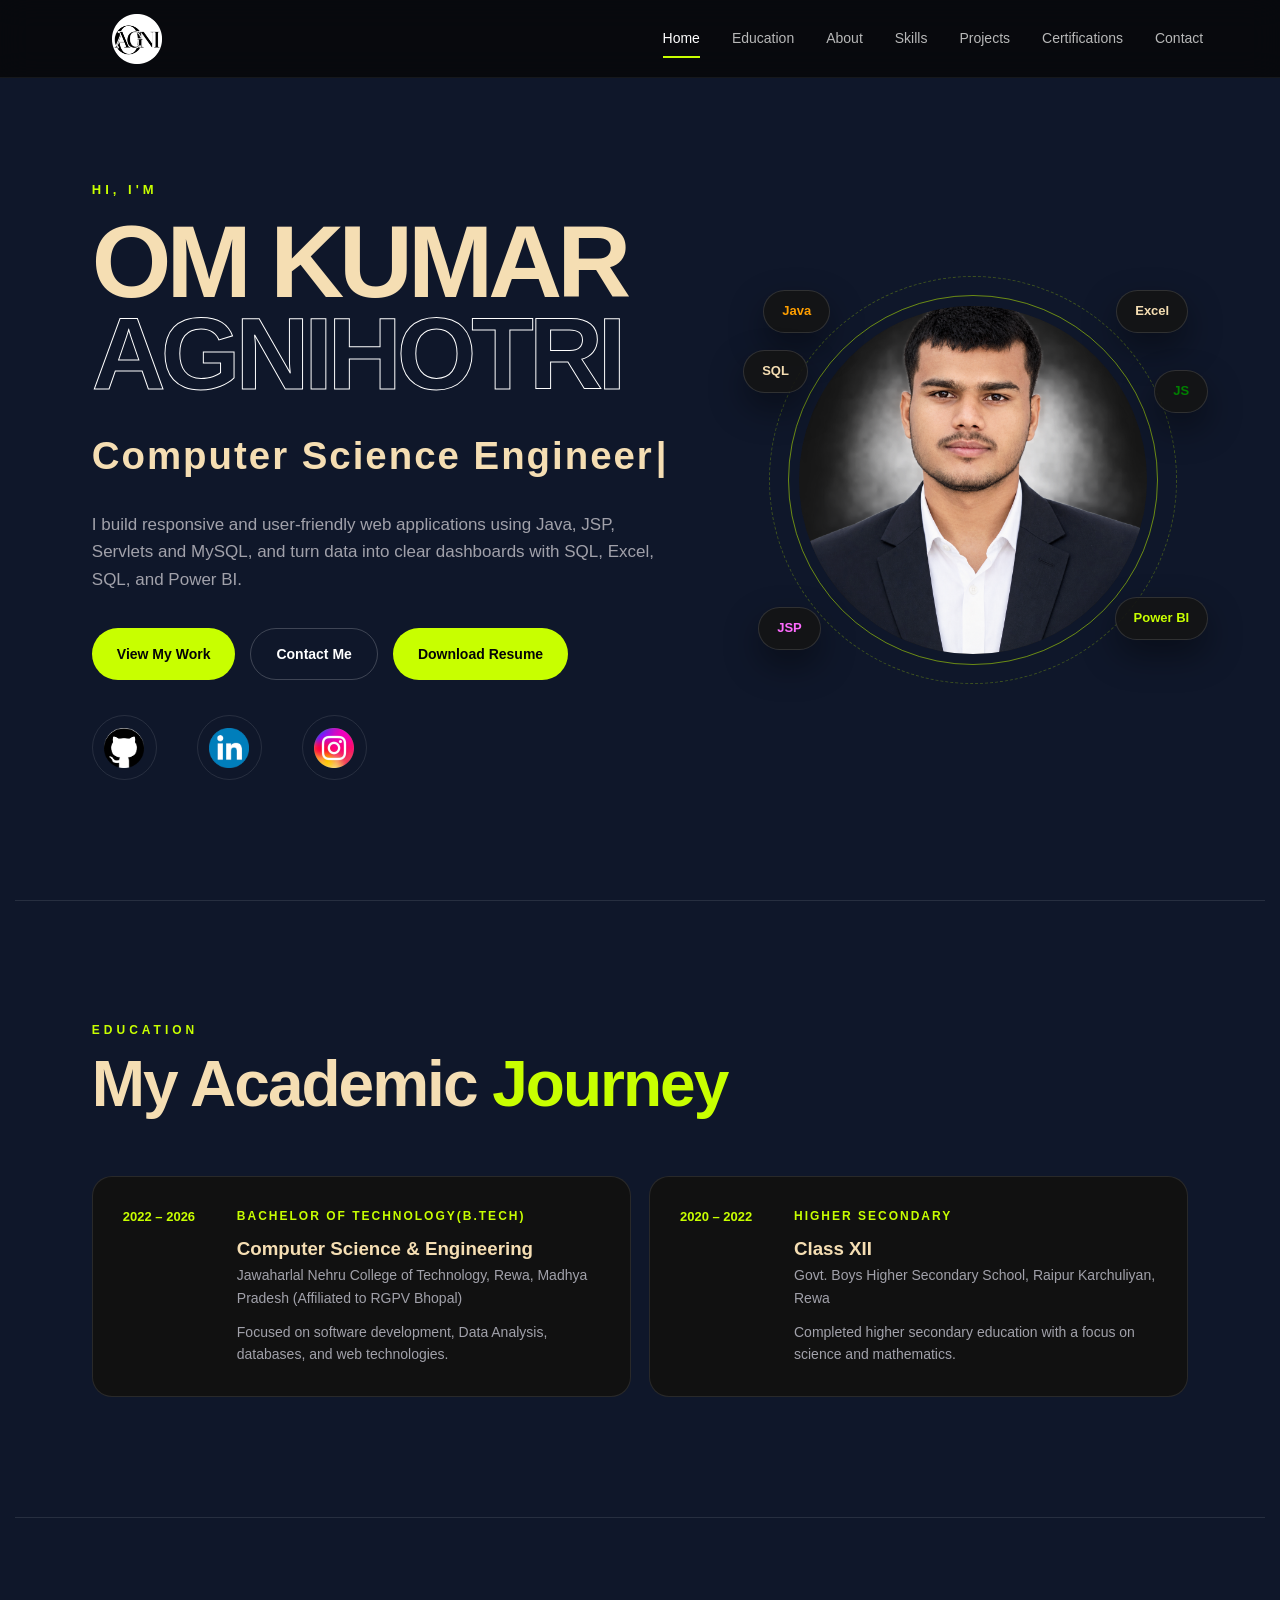
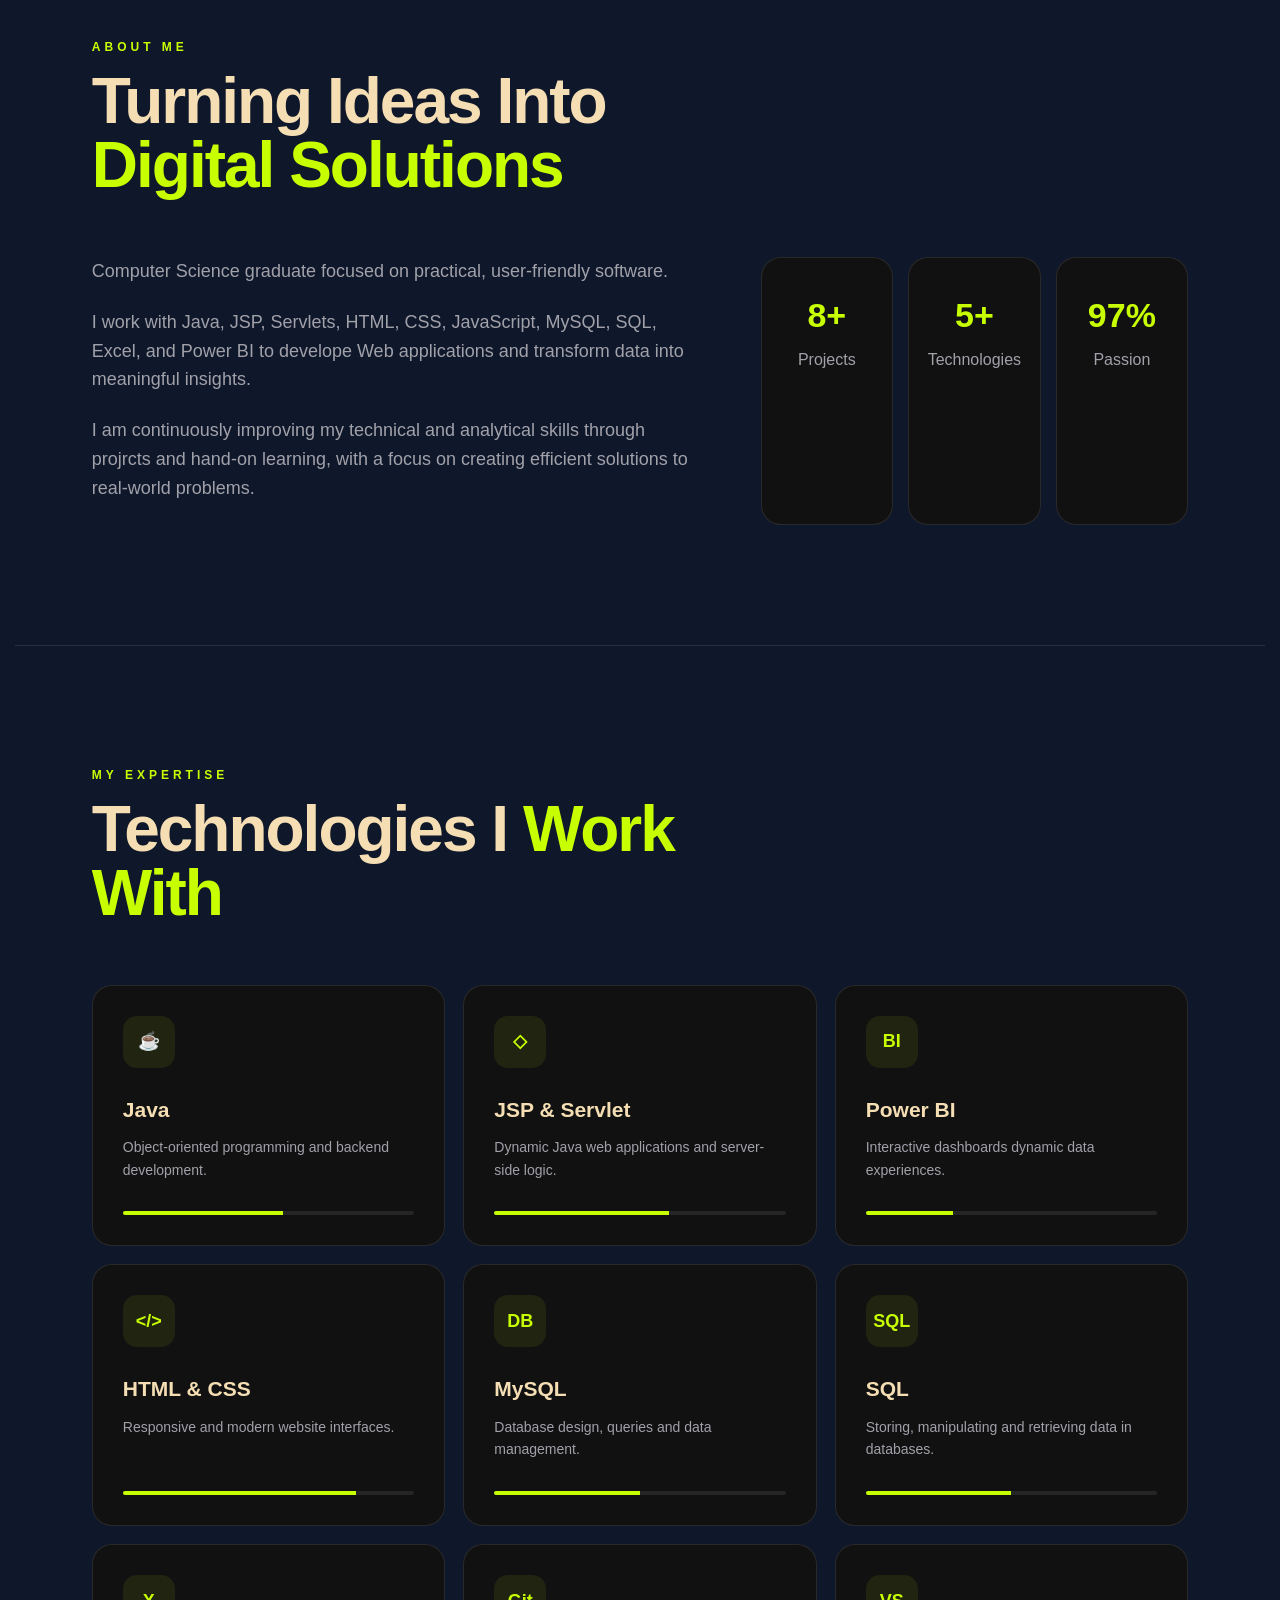
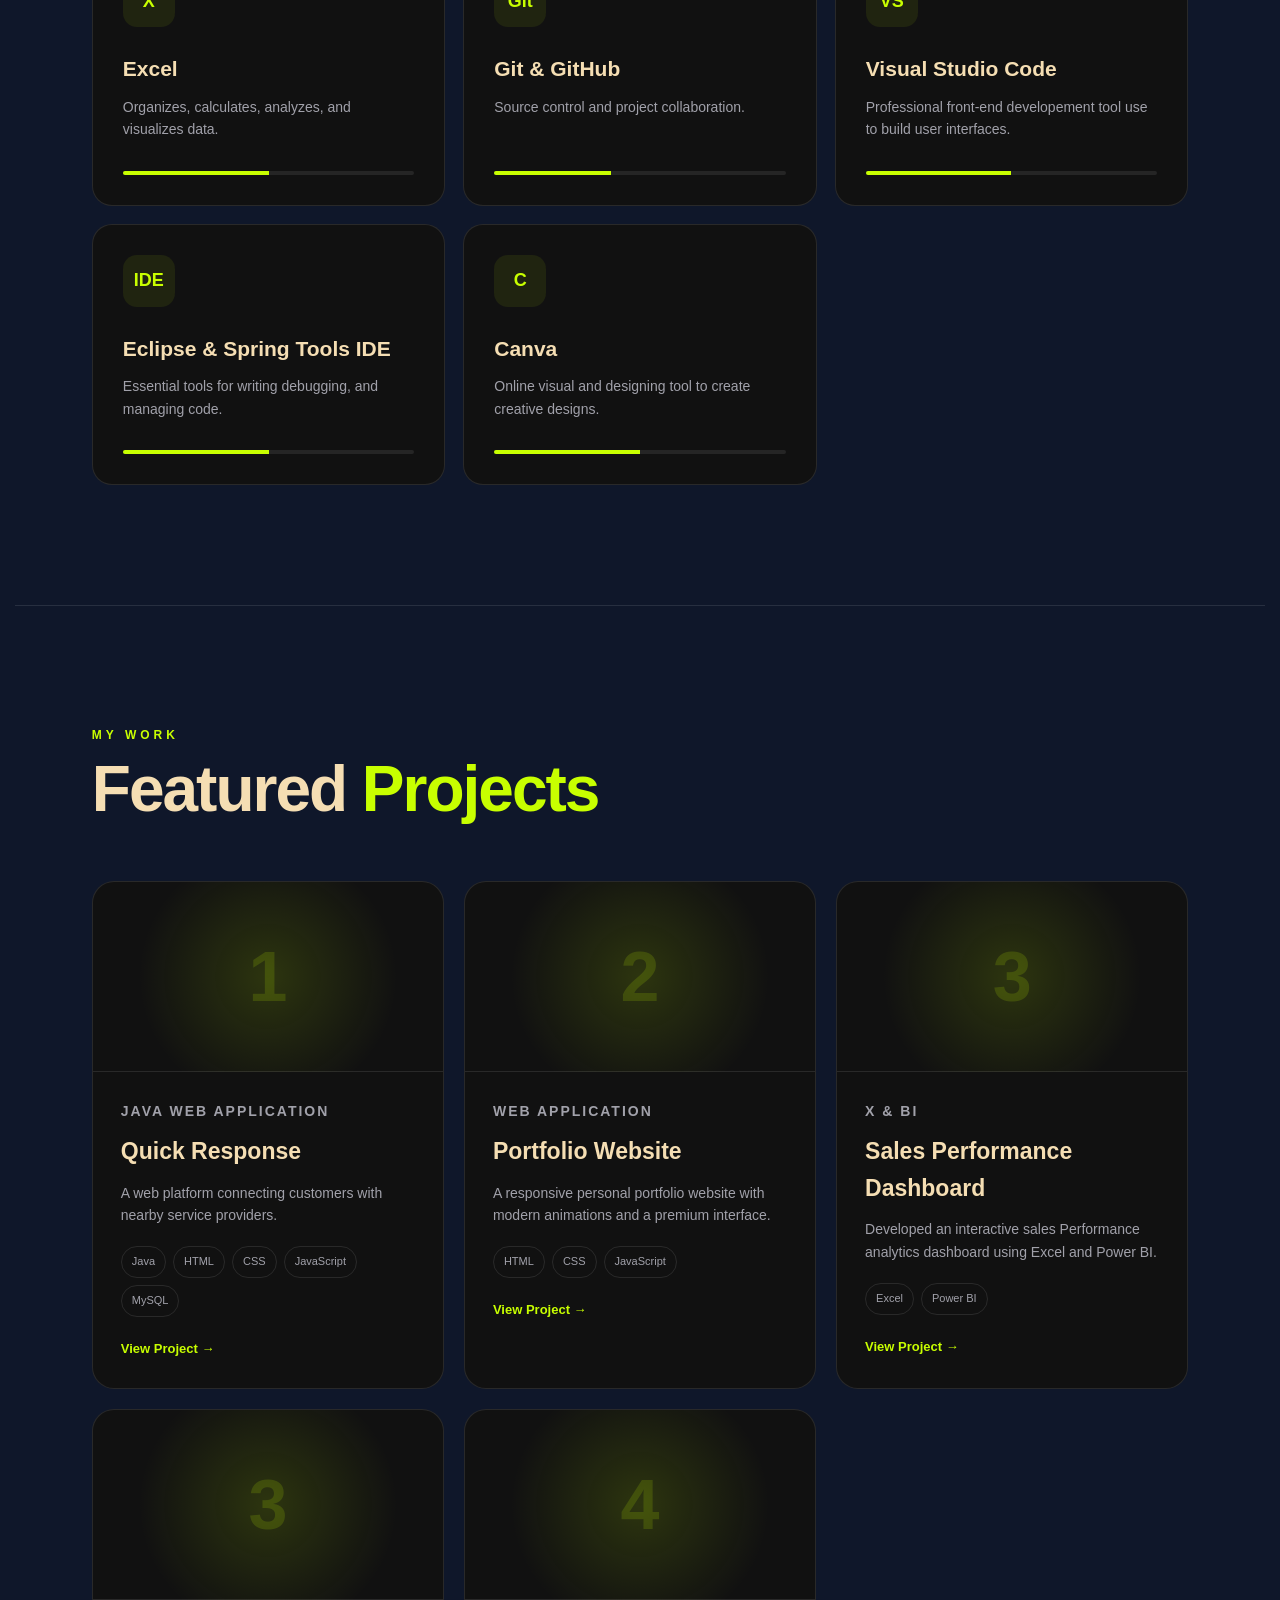
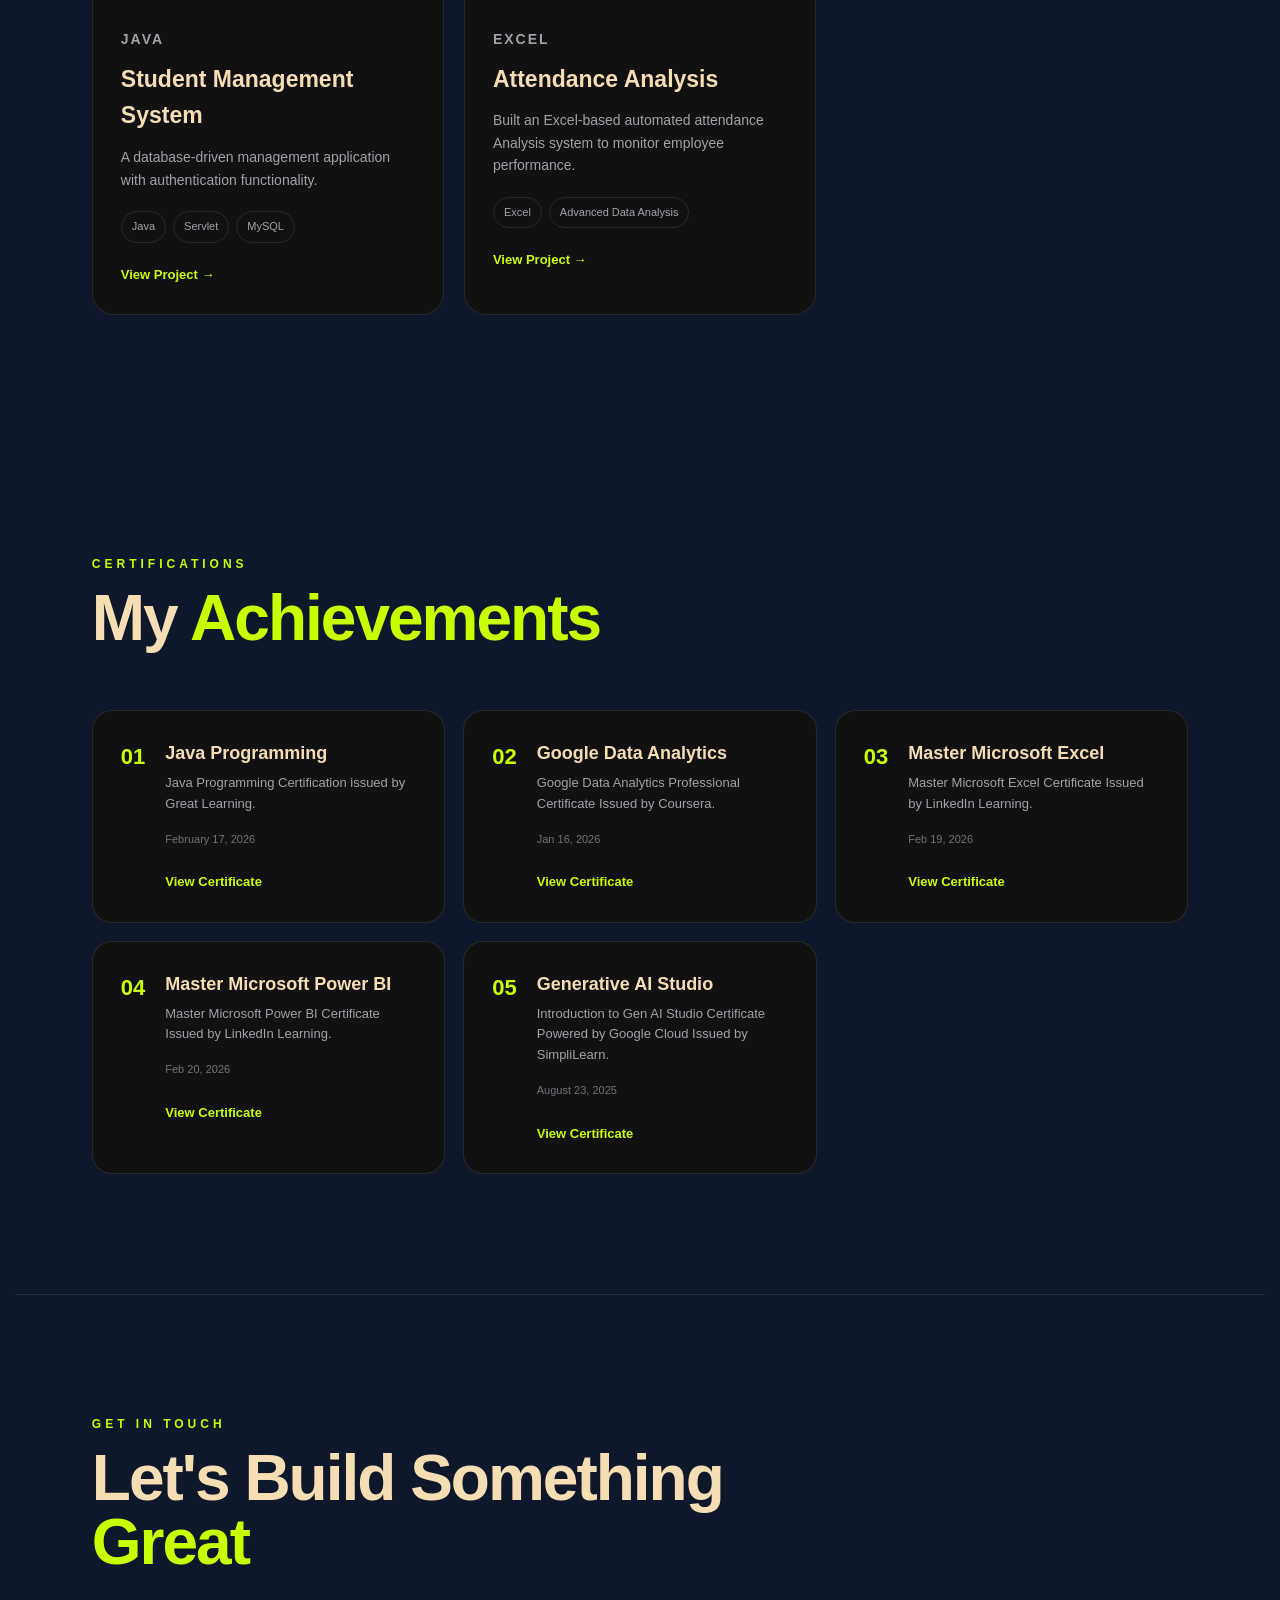
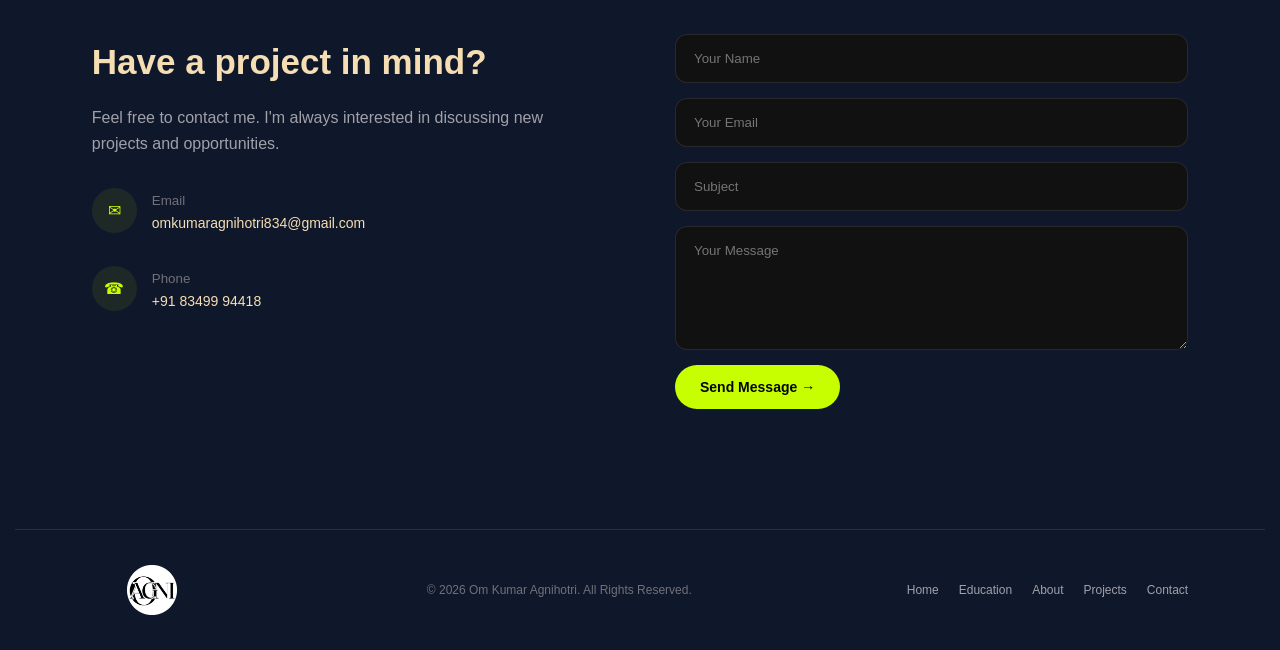
<file: index.html>
<!DOCTYPE html>
<html lang="en">

<head>

    <meta charset="UTF-8">

    <meta name="viewport"
          content="width=device-width, initial-scale=1.0">

    <title>Om Kumar Agnihotri</title>

    <link rel="stylesheet" href="css/index.css">
</head>


<body>


<!-- ================= NAVBAR ================= -->

<header class="navbar">

    <a href="#home" class="logo">
        <img src="images/logo.png" alt="AGNI">
    </a>


    <nav id="navMenu">

        <a href="#home" class="nav-link active">
            Home
        </a>

        <a href="#education" class="nav-link">
            Education
        </a>

        <a href="#about" class="nav-link">
            About
        </a>

        <a href="#skills" class="nav-link">
            Skills
        </a>

        <a href="#projects" class="nav-link">
            Projects
        </a>

        <a href="#certifications" class="nav-link">
            Certifications
        </a>

        <a href="#contact" class="nav-link">
            Contact
        </a>

    </nav>


    <button class="menu-btn" id="menuBtn">
        ☰
    </button>

</header>



<!-- ================= HERO ================= -->

<section id="home" class="hero">


    <div class="hero-content">

        <p class="small-title">
            HI, I'M
        </p>


        <h1>
            OM KUMAR <span>AGNIHOTRI</span>
        </h1>


        <h2 class="swap" id="swap">
            Computer Science Engineer
        </h2>


        <p class="hero-description">

            I build responsive and user-friendly
            web applications using Java, JSP, Servlets 
            and MySQL, and turn data into clear dashboards 
            with SQL, Excel, SQL, and Power BI.

        </p>


        <div class="hero-buttons">

            <a href="#projects"
               class="btn primary-btn">

                View My Work

            </a>


            <a href="#contact"
               class="btn secondary-btn">

                Contact Me

            </a>

            <a href="images/AGNIHOTRiOM.pdf" class="btn primary-btn">

                Download Resume


            </a>

        </div>


        <div class="social-links">

            <a href="https://github.com/omagnihotri78" title="GitHub">
                <img src="images/git1.png" alt="GitHub">
            </a>

            <a href="https://www.linkedin.com/in/om-kumar-agnihotri-b7348a3b1" title="LinkedIn">
                <img src="images/in1.png" alt="LinkedIn">

            </a>

            <a href="https://www.instagram.com/agniom234?stkn=MW96NjRpbTRnZDlxZA==" title="Instagram">
                <img src="images/insta1.png" alt="Instagram">

            </a>

        </div>

    </div>



    <!-- HERO IMAGE -->

    <div class="hero-image">

        <div class="image-ring">

            <img src="images/aiLogo.png"
                 alt="Om Kumar Agnihotri">

        </div>


        <div class="floating-card card-one">
            Java
        </div>


        <div class="floating-card card-two">
            JSP
        </div>


        <div class="floating-card card-three">
            SQL
        </div>

        <div class="floating-card card-four">
            Excel
        </div>

        <div class="floating-card card-five">
            JS
        </div>

        <div class="floating-card card-six">
            Power BI
        </div>

    </div>

</section>


<!-- ================= EDUCATION ================= -->

<section id="education" class="section education-section">

    <div class="section-heading">
        <p>EDUCATION</p>

        <h2>
            My Academic
            <span>Journey</span>
        </h2>
    </div>

    <div class="education-grid">

        <article class="education-card">
            <div class="education-year">2022 – 2026</div>

            <div>
                <p class="education-type">BACHELOR OF TECHNOLOGY(B.TECH)</p>
                <h3>Computer Science & Engineering</h3>
                <p class="education-institute">
                    Jawaharlal Nehru College of Technology, Rewa, Madhya Pradesh (Affiliated to RGPV Bhopal)
                </p>
                <p class="education-description">
                    Focused on software development, Data Analysis,
                    databases, and web technologies.
                </p>
            </div>
        </article>

        <article class="education-card">
            <div class="education-year">2020 – 2022</div>

            <div>
                <p class="education-type">HIGHER SECONDARY</p>
                <h3>Class XII</h3>
                <p class="education-institute">
                    Govt. Boys Higher Secondary School, Raipur Karchuliyan, Rewa
                </p>
                <p class="education-description">
                    Completed higher secondary education with a
                    focus on science and mathematics.
                </p>
            </div>
        </article>

    </div>

</section>


<!-- ================= ABOUT ================= -->

<section id="about"
         class="section about-section">


    <div class="section-heading">

        <p>ABOUT ME</p>

        <h2>

            Turning Ideas Into
            <span>Digital Solutions</span>

        </h2>

    </div>



    <div class="about-container">


        <div class="about-text">

            <p>

                Computer Science graduate focused on practical, 
                user-friendly software.

            </p>


            <p>

                I work with Java, JSP, Servlets,
                HTML, CSS, JavaScript, MySQL, SQL,
                Excel, and Power BI to develope Web
                applications and transform data into
                meaningful insights.

            </p>


            <p>

                I am continuously improving my technical
                and analytical skills through projrcts and
                hand-on learning, with a focus on
                creating efficient solutions to real-world
                problems.

            </p>

        </div>



        <div class="about-stats">


            <div class="stat-card">

                <h3>8+</h3>

                <p>Projects</p>

            </div>


            <div class="stat-card">

                <h3>5+</h3>

                <p>Technologies</p>

            </div>


            <div class="stat-card">

                <h3>100%</h3>

                <p>Passion</p>

            </div>


        </div>

    </div>

</section>



<!-- ================= SKILLS ================= -->

<section id="skills"
         class="section skills-section">


    <div class="section-heading">

        <p>MY EXPERTISE</p>

        <h2>

            Technologies I
            <span>Work With</span>

        </h2>

    </div>



    <div class="skills-grid">


        <div class="skill-card">

            <div class="skill-icon">
                ☕
            </div>

            <h3>Java</h3>

            <p>
                Object-oriented programming and
                backend development.
            </p>

            <div class="skill-bar">
                <span style="width:55%"></span>
            </div>

        </div>



        <div class="skill-card">

            <div class="skill-icon">
                ◇
            </div>

            <h3>JSP & Servlet</h3>

            <p>
                Dynamic Java web applications
                and server-side logic.
            </p>

            <div class="skill-bar">
                <span style="width:60%"></span>
            </div>

        </div>



        <div class="skill-card">

            <div class="skill-icon">
                BI
            </div>

            <h3>Power BI</h3>

            <p>
                Interactive dashboards dynamic data
                experiences.
            </p>

            <div class="skill-bar">
                <span style="width:30%"></span>
            </div>

        </div>



        <div class="skill-card">

            <div class="skill-icon">
                &lt;/&gt;
            </div>

            <h3>HTML & CSS</h3>

            <p>
                Responsive and modern website
                interfaces.
            </p>

            <div class="skill-bar">
                <span style="width:80%"></span>
            </div>

        </div>



        <div class="skill-card">

            <div class="skill-icon">
                DB
            </div>

            <h3>MySQL</h3>

            <p>
                Database design, queries and
                data management.
            </p>

            <div class="skill-bar">
                <span style="width:50%"></span>
            </div>

        </div>


        <div class="skill-card">

            <div class="skill-icon">
                SQL
            </div>

            <h3>SQL</h3>

            <p>
                Storing, manipulating and
                retrieving data in databases.
            </p>

            <div class="skill-bar">
                <span style="width:50%"></span>
            </div>

        </div>


        <div class="skill-card">

            <div class="skill-icon">
                X
            </div>

            <h3>Excel</h3>

            <p>
                Organizes, calculates, analyzes,
                and visualizes data.
            </p>

            <div class="skill-bar">
                <span style="width:50%"></span>
            </div>

        </div>



        <div class="skill-card">

            <div class="skill-icon">
                Git
            </div>

            <h3>Git & GitHub</h3>

            <p>
                Source control and project
                collaboration.
            </p>

            <div class="skill-bar">
                <span style="width:40%"></span>
            </div>

        </div>


        <div class="skill-card">

            <div class="skill-icon">
                VS
            </div>

            <h3>Visual Studio Code</h3>

            <p>
                Professional front-end developement
                tool use to build user interfaces.
            </p>

            <div class="skill-bar">
                <span style="width:50%"></span>
            </div>

        </div>


        <div class="skill-card">

            <div class="skill-icon">
                IDE
            </div>

            <h3>Eclipse & Spring Tools IDE</h3>

            <p>
                Essential tools for writing debugging,
                and managing code.
            </p>

            <div class="skill-bar">
                <span style="width:50%"></span>
            </div>

        </div>


        <div class="skill-card">

            <div class="skill-icon">
                C
            </div>

            <h3>Canva</h3>

            <p>
                Online visual and designing tool
                to create creative designs.
            </p>

            <div class="skill-bar">
                <span style="width:50%"></span>
            </div>

        </div>


    </div>

</section>



<!-- ================= PROJECTS ================= -->

<section id="projects"
         class="section projects-section">


    <div class="section-heading">

        <p>MY WORK</p>

        <h2>

            Featured
            <span>Projects</span>

        </h2>

    </div>



    <div class="projects-grid">


        <div class="project-card">

            <div class="project-image">
                <span>01</span>
            </div>

            <div class="project-content">

                <p class="project-category">
                    JAVA WEB APPLICATION
                </p>

                <h3>
                    Quick Response
                </h3>

                <p>

                    A web platform connecting customers
                    with nearby service providers.

                </p>


                <div class="project-tech">

                    <span>Java</span>
                    <span>HTML</span>
                    <span>CSS</span>
                    <span>JavaScript</span>
                    <span>MySQL</span>

                </div>


                <a href="html/quickResponse.html"
                   class="project-link">

                    View Project →

                </a>

            </div>

        </div>



        <div class="project-card">

            <div class="project-image">
                <span>02</span>
            </div>

            <div class="project-content">

                <p class="project-category">
                    WEB APPLICATION
                </p>

                <h3>
                    Portfolio Website
                </h3>

                <p>

                    A responsive personal portfolio
                    website with modern animations
                    and a premium interface.

                </p>


                <div class="project-tech">

                    <span>HTML</span>
                    <span>CSS</span>
                    <span>JavaScript</span>

                </div>


                <a href="html/portfolioWebsite.html"
                   class="project-link">

                    View Project →

                </a>

            </div>

        </div>



        <div class="project-card">

            <div class="project-image">
                <span>03</span>
            </div>

            <div class="project-content">

                <p class="project-category">
                    X & BI
                </p>

                <h3>
                     Sales Performance Dashboard
                </h3>

                <p>

                    Developed an interactive sales Performance
                    analytics dashboard using Excel and Power BI.

                </p>


                <div class="project-tech">

                    <span>Excel</span>
                    <span>Power BI</span>

                </div>


                <a href="/html/salesPerformance.html"
                   class="project-link">

                    View Project →

                </a>

            </div>

        </div>



        <div class="project-card">

            <div class="project-image">
                <span>04</span>
            </div>

            <div class="project-content">

                <p class="project-category">
                    JAVA
                </p>

                <h3>
                     Student Management System
                </h3>

                <p>

                    A database-driven management
                    application with authentication
                    functionality.

                </p>


                <div class="project-tech">

                    <span>Java</span>
                    <span>Servlet</span>
                    <span>MySQL</span>

                </div>


                <a href="#"
                   class="project-link">

                    View Project →

                </a>

            </div>

        </div>


        <div class="project-card">

            <div class="project-image">
                <span>05</span>
            </div>

            <div class="project-content">

                <p class="project-category">
                    EXCEL
                </p>

                <h3>
                     Attendance Analysis
                </h3>

                <p>

                    Built an Excel-based automated attendance Analysis
                    system to monitor employee performance.

                </p>


                <div class="project-tech">

                    <span>Excel</span>
                    <span>Advanced Data Analysis</span>

                </div>


                <a href="#"
                   class="project-link">

                    View Project →

                </a>

            </div>

        </div>


    </div>

</section>



<!-- ================= CERTIFICATIONS ================= -->

<section id="certifications"
         class="section">


    <div class="section-heading">

        <p>CERTIFICATIONS</p>

        <h2>

            My
            <span>Achievements</span>

        </h2>

    </div>



    <div class="cert-grid">


        <div class="cert-card">

            <div class="cert-number">
                01
            </div>

            <div>

                <h3>
                    Java Programming
                </h3>

                <p>
                    Java Programming Certification
                    issued by Great Learning.
                </p>

                <span>
                    February 17, 2026
                </span>
                <br>
                <a href="c:\Users\royal\Downloads\U226286023201.pdf" target="_blank" class="project-link">View Certificate</a>

            </div>

        </div>



        <div class="cert-card">

            <div class="cert-number">
                02
            </div>

            <div>

                <h3>
                    Google Data Analytics
                </h3>

                <p>
                    Google Data Analytics Professional Certificate
                    Issued by Coursera.
                </p>

                <span>
                    Jan 16, 2026
                </span>
                 <br>
                <a href="c:\Users\royal\Downloads\U226286023201.pdf" target="_blank" class="project-link">View Certificate</a>

            </div>

        </div>



        <div class="cert-card">

            <div class="cert-number">
                03
            </div>

            <div>

                <h3>
                    Master Microsoft Excel
                </h3>

                <p>
                    Master Microsoft Excel Certificate
                    Issued by LinkedIn Learning.
                </p>

                <span>
                    Feb 19, 2026
                </span>
                 <br>
                <a href="c:\Users\royal\Downloads\U226286023201.pdf" target="_blank" class="project-link">View Certificate</a>

            </div>

        </div>

        <div class="cert-card">

            <div class="cert-number">
                04
            </div>

            <div>

                <h3>
                    Master Microsoft Power BI
                </h3>

                <p>
                    Master Microsoft Power BI Certificate
                    Issued by LinkedIn Learning.
                </p>

                <span>
                    Feb 20, 2026
                </span>
                 <br>
                <a href="c:\Users\royal\Downloads\U226286023201.pdf" target="_blank" class="project-link">View Certificate</a>

            </div>

        </div>

        <div class="cert-card">

            <div class="cert-number">
                05
            </div>

            <div>

                <h3>
                    Generative AI Studio
                </h3>

                <p>
                    Introduction to Gen AI Studio Certificate Powered by Google Cloud
                    Issued by SimpliLearn.
                </p>

                <span>
                    August 23, 2025
                </span>
                 <br>
                <a href="c:\Users\royal\Downloads\U226286023201.pdf" target="_blank" class="project-link">View Certificate</a>

            </div>

        </div>


    </div>

</section>



<!-- ================= CONTACT ================= -->

<section id="contact"
         class="section contact-section">


    <div class="section-heading">

        <p>GET IN TOUCH</p>

        <h2>

            Let's Build Something
            <span>Great</span>

        </h2>

    </div>



    <div class="contact-container">


        <div class="contact-info">

            <h3>
                Have a project in mind?
            </h3>

            <p>

                Feel free to contact me. I'm always
                interested in discussing new projects
                and opportunities.

            </p>


            <div class="contact-item">

                <span>✉</span>

                <div>

                    <small>Email</small>

                    <p>
                        <a href="https://mailto:omkumaragnihotri834@gmail.com" target="_blank">
                        omkumaragnihotri834@gmail.com
                        </a>
                    </p>

                </div>

            </div>


            <div class="contact-item">

                <span>☎</span>

                <div>

                    <small>Phone</small>

                    <p>
                        +91 83499 94418
                    </p>

                </div>

            </div>

        </div>



        <form class="contact-form"
              id="contactForm">


            <input type="text"
                   id="name"
                   placeholder="Your Name"
                   required>


            <input type="email"
                   id="email"
                   placeholder="Your Email"
                   required>


            <input type="text"
                   id="subject"
                   placeholder="Subject"
                   required>


            <textarea rows="6"
                      id="message"
                      placeholder="Your Message"
                      required></textarea>


            <button type="submit"
                    class="btn primary-btn">

                Send Message →

            </button>


        </form>

    </div>

</section>



<!-- ================= FOOTER ================= -->

<footer>

    <div class="footer-logo">
            <img src="images/logo.png" alt="AGNI">
    </div>


    <p>
        © 2026 Om Kumar Agnihotri. All Rights Reserved.
    </p>


    <div class="footer-links">

        <a href="#home">
            Home
        </a>

        <a href="#education">
            Education
        </a>

        <a href="#about">
            About
        </a>

        <a href="#projects">
            Projects
        </a>

        <a href="#contact">
            Contact
        </a>

    </div>

</footer>


<script src="js/index.js"></script>
<script src="js/animations.js"></script>
</body>

</html>
</file>
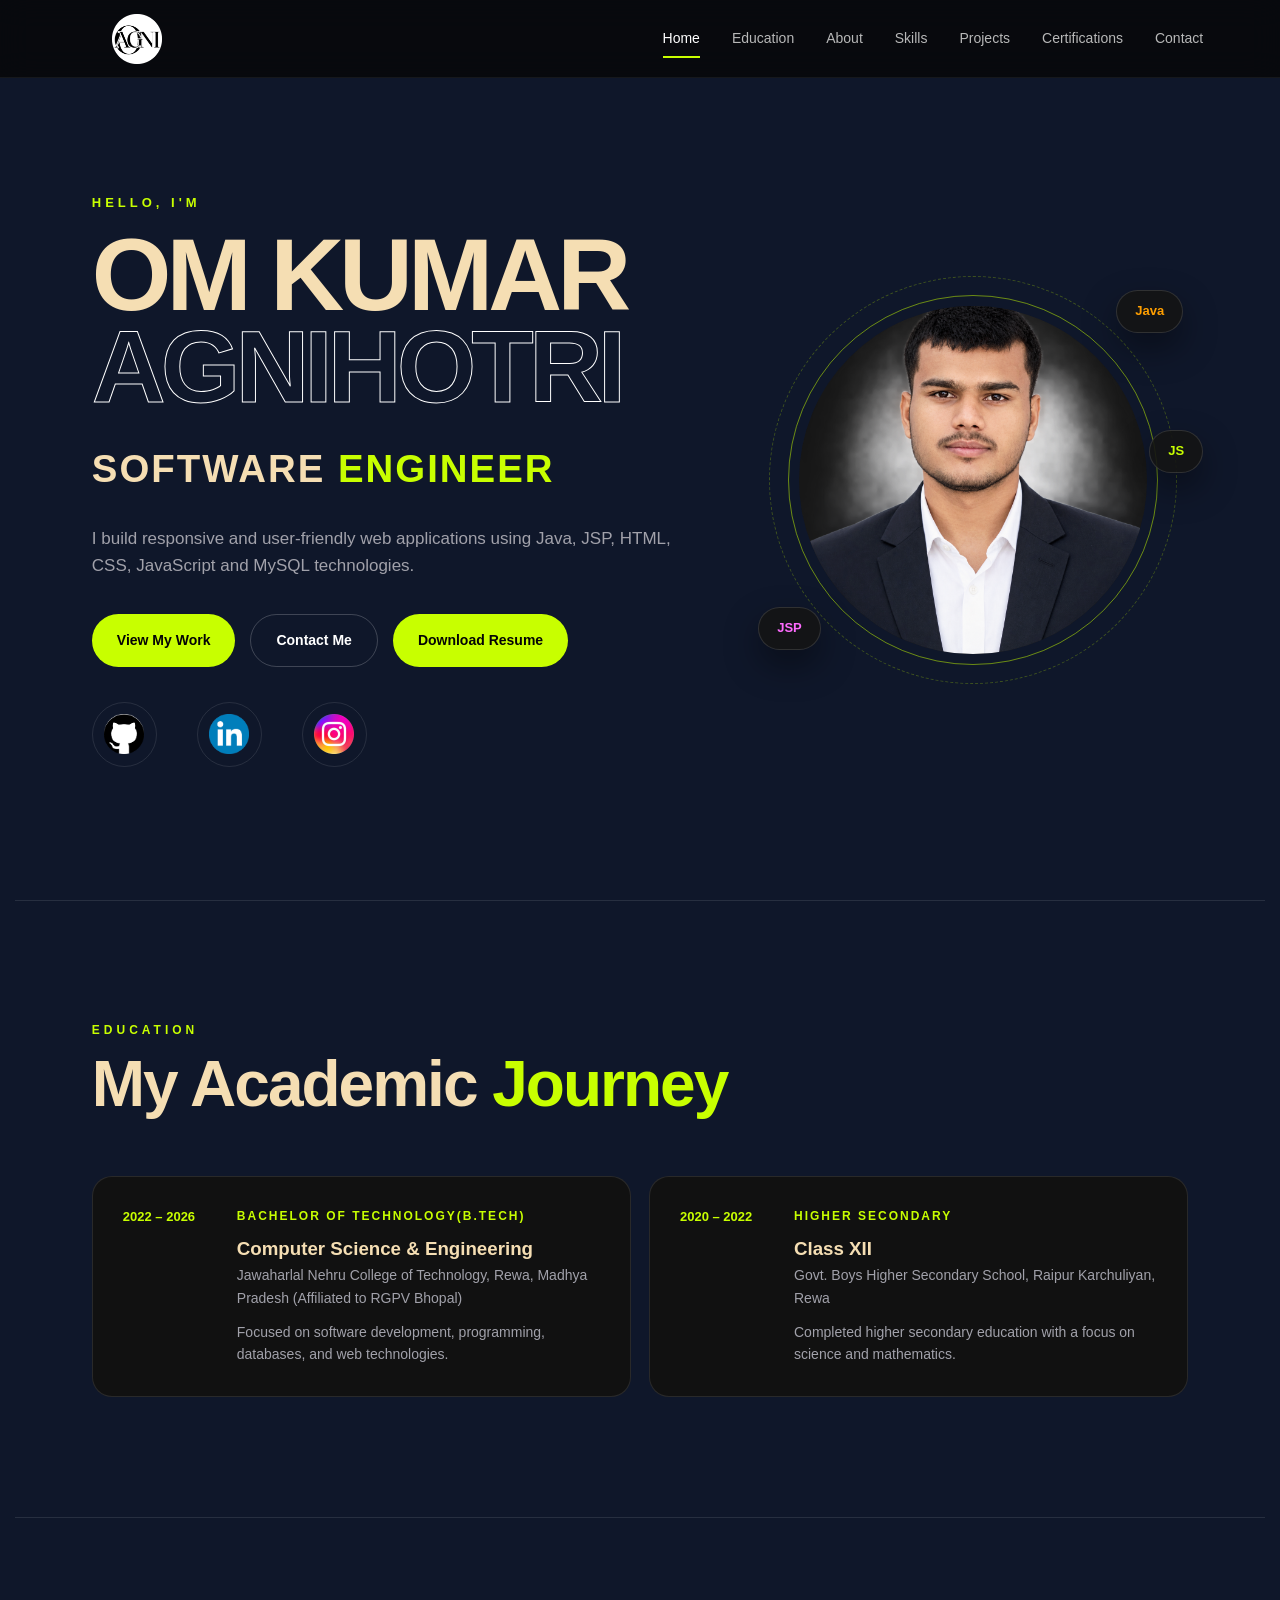
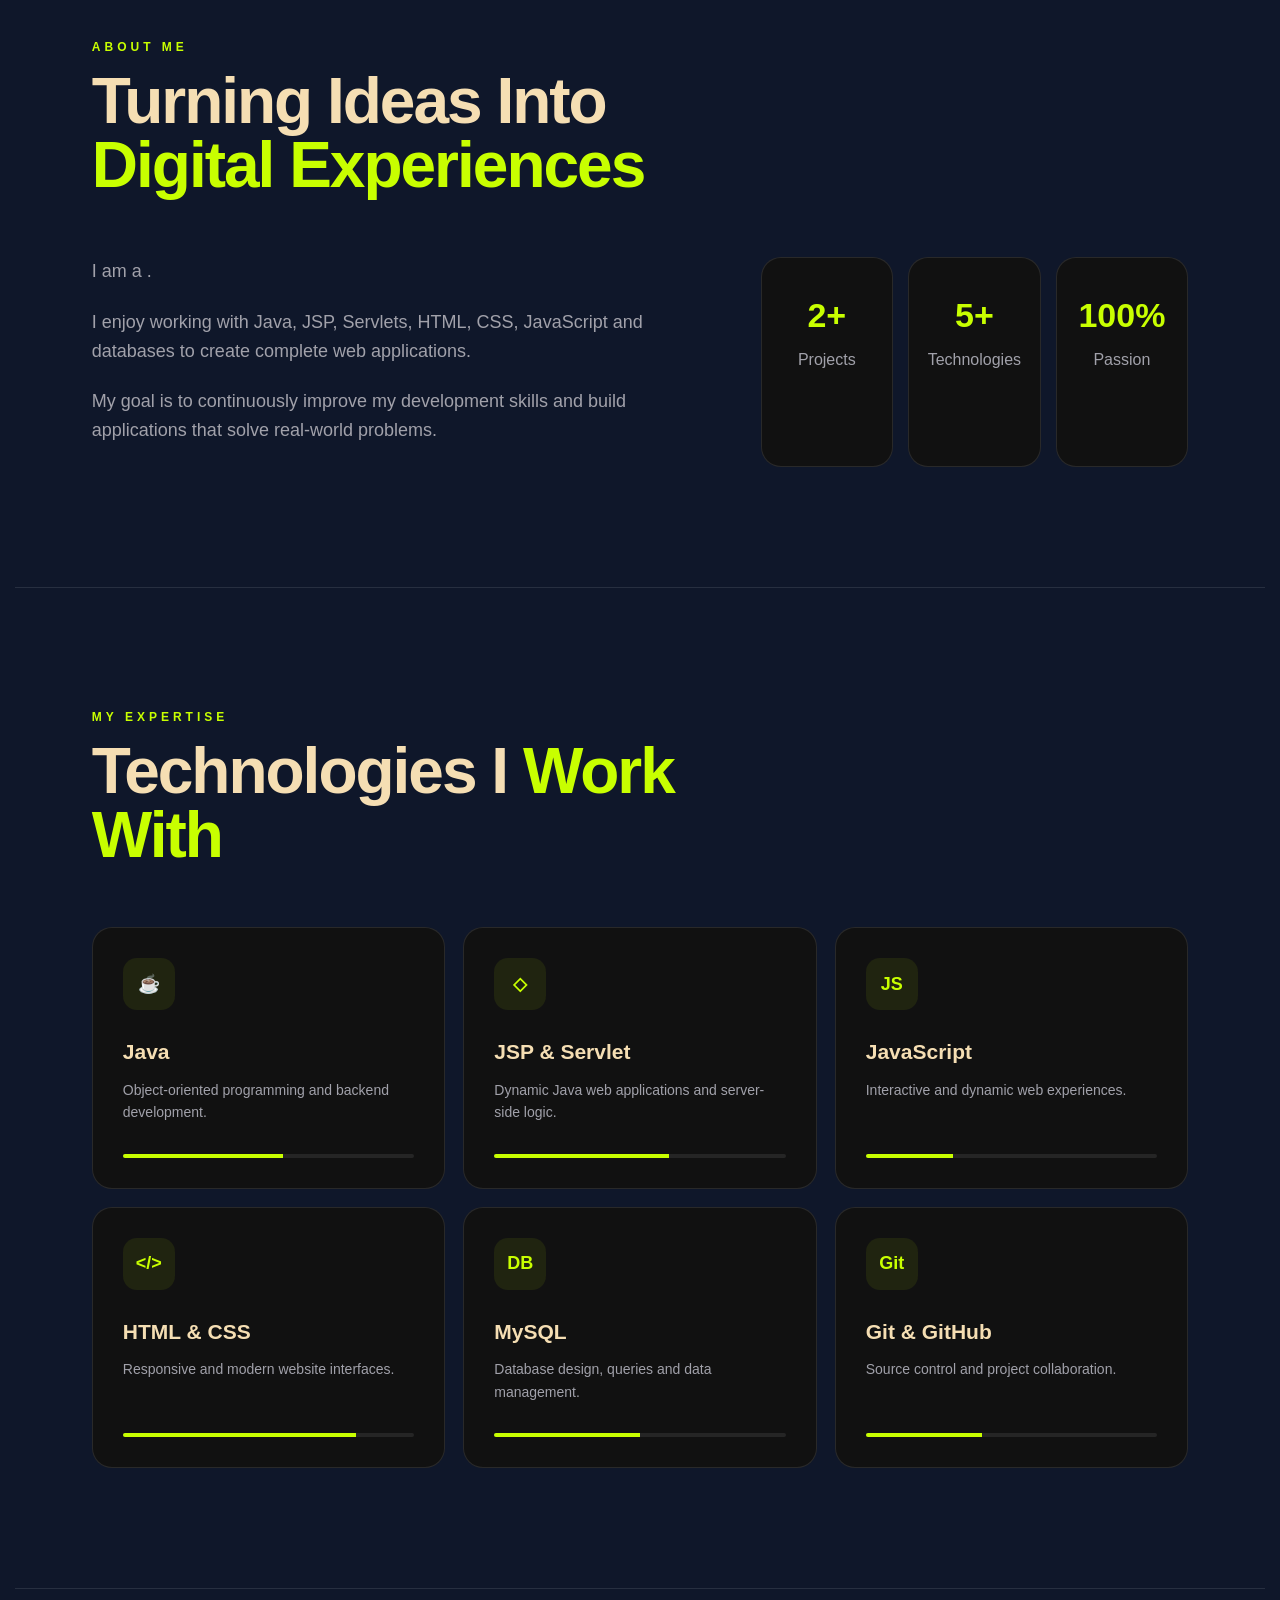
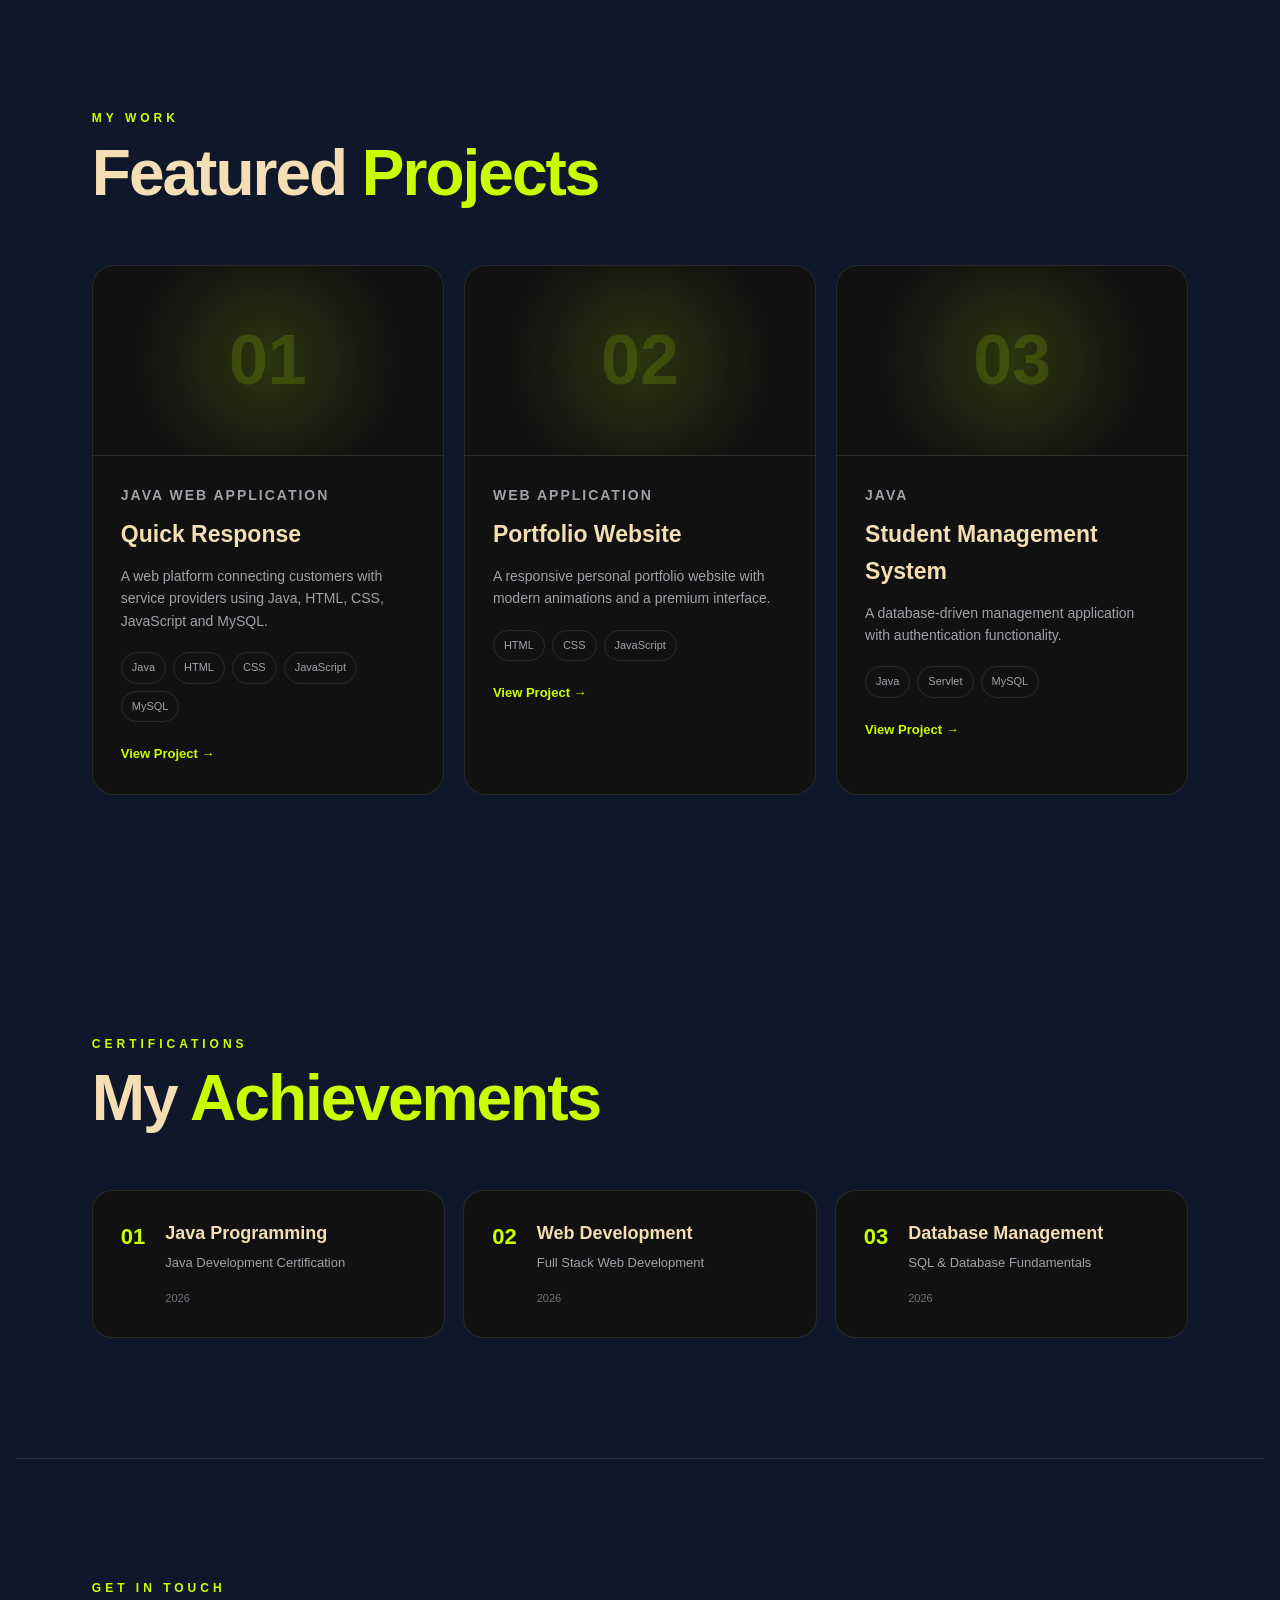
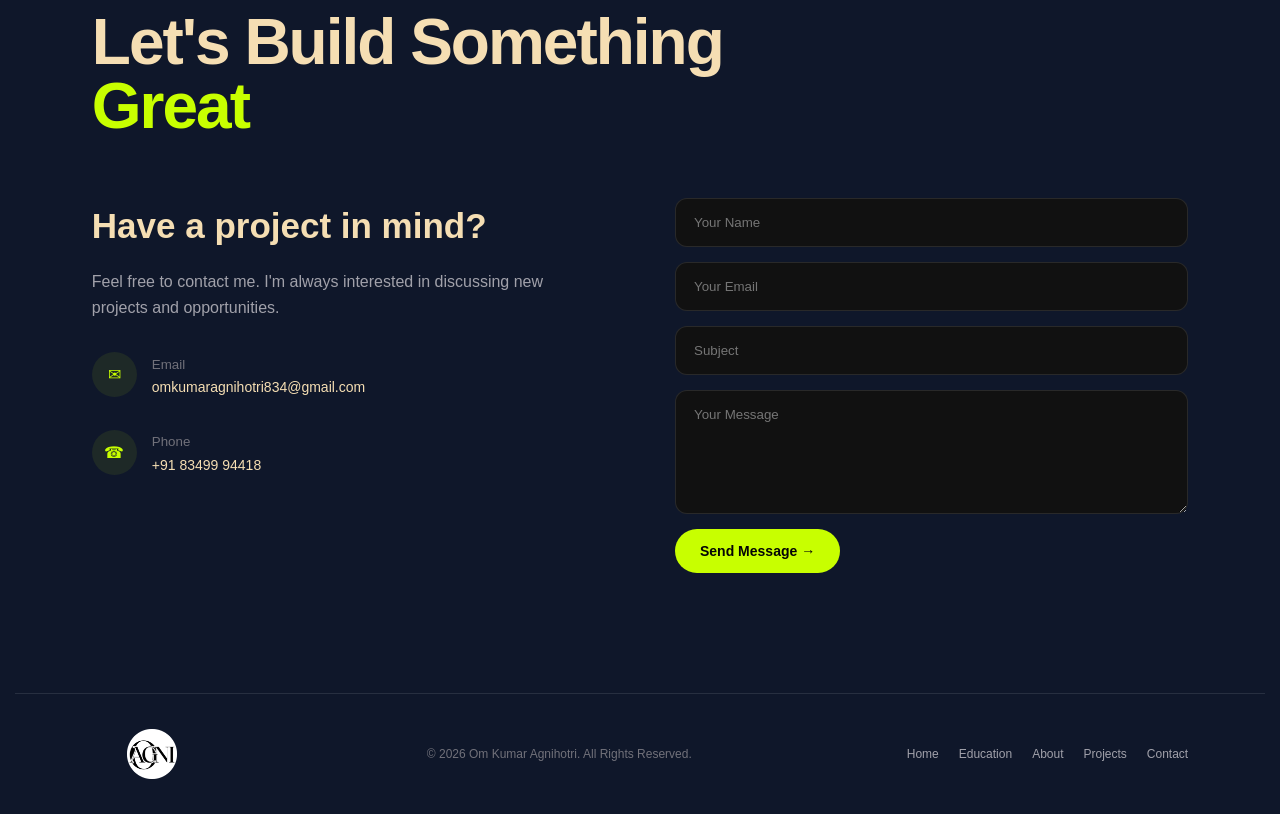
<file: WebContent/html/index.html>
<!DOCTYPE html>
<html lang="en">

<head>

    <meta charset="UTF-8">

    <meta name="viewport"
          content="width=device-width, initial-scale=1.0">

    <title>Om Kumar Agnihotri | Software Engineer</title>

    <link rel="stylesheet" href="../css/index.css">

</head>


<body>


<!-- ================= NAVBAR ================= -->

<header class="navbar">

    <a href="#home" class="logo">
        <img src="/images/logo.png" alt="AGNI">
    </a>


    <nav id="navMenu">

        <a href="#home" class="nav-link active">
            Home
        </a>

        <a href="#education" class="nav-link">
            Education
        </a>

        <a href="#about" class="nav-link">
            About
        </a>

        <a href="#skills" class="nav-link">
            Skills
        </a>

        <a href="#projects" class="nav-link">
            Projects
        </a>

        <a href="#certifications" class="nav-link">
            Certifications
        </a>

        <a href="#contact" class="nav-link">
            Contact
        </a>

    </nav>


    <button class="menu-btn" id="menuBtn">
        ☰
    </button>

</header>



<!-- ================= HERO ================= -->

<section id="home" class="hero">


    <div class="hero-content">

        <p class="small-title">
            HELLO, I'M
        </p>


        <h1>
            OM KUMAR <span>AGNIHOTRI</span>
        </h1>


        <h2>
            SOFTWARE <span>ENGINEER</span>
        </h2>


        <p class="hero-description">

            I build responsive and user-friendly
            web applications using Java, JSP, HTML, CSS, JavaScript 
            and MySQL technologies.

        </p>


        <div class="hero-buttons">

            <a href="#projects"
               class="btn primary-btn">

                View My Work

            </a>


            <a href="#contact"
               class="btn secondary-btn">

                Contact Me

            </a>

            <a href="/images/Resume.OmKumarAgnihotri.pdf" class="btn primary-btn">

                Download Resume


            </a>

        </div>


        <div class="social-links">

            <a href="https://github.com/omagnihotri78" title="GitHub">
                <img src="/images/git1.png" alt="GitHub">
            </a>

            <a href="https://www.linkedin.com/in/om-kumar-agnihotri-b7348a3b1" title="LinkedIn">
                <img src="/images/in1.png" alt="LinkedIn">

            </a>

            <a href="https://www.instagram.com/agniom234?stkn=MW96NjRpbTRnZDlxZA==" title="Instagram">
                <img src="/images/insta1.png" alt="Instagram">

            </a>

        </div>

    </div>



    <!-- HERO IMAGE -->

    <div class="hero-image">

        <div class="image-ring">

            <img src="/images/aiLogo.png"
                 alt="Om Kumar Agnihotri">

        </div>


        <div class="floating-card card-one">
            Java
        </div>


        <div class="floating-card card-two">
            JSP
        </div>


        <div class="floating-card card-three">
            JS
        </div>

    </div>

</section>


<!-- ================= EDUCATION ================= -->

<section id="education" class="section education-section">

    <div class="section-heading">
        <p>EDUCATION</p>

        <h2>
            My Academic
            <span>Journey</span>
        </h2>
    </div>

    <div class="education-grid">

        <article class="education-card">
            <div class="education-year">2022 – 2026</div>

            <div>
                <p class="education-type">BACHELOR OF TECHNOLOGY(B.TECH)</p>
                <h3>Computer Science & Engineering</h3>
                <p class="education-institute">
                    Jawaharlal Nehru College of Technology, Rewa, Madhya Pradesh (Affiliated to RGPV Bhopal)
                </p>
                <p class="education-description">
                    Focused on software development, programming,
                    databases, and web technologies.
                </p>
            </div>
        </article>

        <article class="education-card">
            <div class="education-year">2020 – 2022</div>

            <div>
                <p class="education-type">HIGHER SECONDARY</p>
                <h3>Class XII</h3>
                <p class="education-institute">
                    Govt. Boys Higher Secondary School, Raipur Karchuliyan, Rewa
                </p>
                <p class="education-description">
                    Completed higher secondary education with a
                    focus on science and mathematics.
                </p>
            </div>
        </article>

    </div>

</section>


<!-- ================= ABOUT ================= -->

<section id="about"
         class="section about-section">


    <div class="section-heading">

        <p>ABOUT ME</p>

        <h2>

            Turning Ideas Into
            <span>Digital Experiences</span>

        </h2>

    </div>



    <div class="about-container">


        <div class="about-text">

            <p>

                I am a .

            </p>


            <p>

                I enjoy working with Java, JSP, Servlets,
                HTML, CSS, JavaScript and databases to
                create complete web applications.

            </p>


            <p>

                My goal is to continuously improve my
                development skills and build applications
                that solve real-world problems.

            </p>

        </div>



        <div class="about-stats">


            <div class="stat-card">

                <h3>2+</h3>

                <p>Projects</p>

            </div>


            <div class="stat-card">

                <h3>5+</h3>

                <p>Technologies</p>

            </div>


            <div class="stat-card">

                <h3>100%</h3>

                <p>Passion</p>

            </div>


        </div>

    </div>

</section>



<!-- ================= SKILLS ================= -->

<section id="skills"
         class="section skills-section">


    <div class="section-heading">

        <p>MY EXPERTISE</p>

        <h2>

            Technologies I
            <span>Work With</span>

        </h2>

    </div>



    <div class="skills-grid">


        <div class="skill-card">

            <div class="skill-icon">
                ☕
            </div>

            <h3>Java</h3>

            <p>
                Object-oriented programming and
                backend development.
            </p>

            <div class="skill-bar">
                <span style="width:55%"></span>
            </div>

        </div>



        <div class="skill-card">

            <div class="skill-icon">
                ◇
            </div>

            <h3>JSP & Servlet</h3>

            <p>
                Dynamic Java web applications
                and server-side logic.
            </p>

            <div class="skill-bar">
                <span style="width:60%"></span>
            </div>

        </div>



        <div class="skill-card">

            <div class="skill-icon">
                JS
            </div>

            <h3>JavaScript</h3>

            <p>
                Interactive and dynamic web
                experiences.
            </p>

            <div class="skill-bar">
                <span style="width:30%"></span>
            </div>

        </div>



        <div class="skill-card">

            <div class="skill-icon">
                &lt;/&gt;
            </div>

            <h3>HTML & CSS</h3>

            <p>
                Responsive and modern website
                interfaces.
            </p>

            <div class="skill-bar">
                <span style="width:80%"></span>
            </div>

        </div>



        <div class="skill-card">

            <div class="skill-icon">
                DB
            </div>

            <h3>MySQL</h3>

            <p>
                Database design, queries and
                data management.
            </p>

            <div class="skill-bar">
                <span style="width:50%"></span>
            </div>

        </div>



        <div class="skill-card">

            <div class="skill-icon">
                Git
            </div>

            <h3>Git & GitHub</h3>

            <p>
                Source control and project
                collaboration.
            </p>

            <div class="skill-bar">
                <span style="width:40%"></span>
            </div>

        </div>


    </div>

</section>



<!-- ================= PROJECTS ================= -->

<section id="projects"
         class="section projects-section">


    <div class="section-heading">

        <p>MY WORK</p>

        <h2>

            Featured
            <span>Projects</span>

        </h2>

    </div>



    <div class="projects-grid">


        <div class="project-card">

            <div class="project-image">
                <span>01</span>
            </div>

            <div class="project-content">

                <p class="project-category">
                    JAVA WEB APPLICATION
                </p>

                <h3>
                    Quick Response
                </h3>

                <p>

                    A web platform connecting customers
                    with service providers using Java,
                    HTML, CSS, JavaScript and MySQL.

                </p>


                <div class="project-tech">

                    <span>Java</span>
                    <span>HTML</span>
                    <span>CSS</span>
                    <span>JavaScript</span>
                    <span>MySQL</span>

                </div>


                <a href="#"
                   class="project-link">

                    View Project →

                </a>

            </div>

        </div>



        <div class="project-card">

            <div class="project-image">
                <span>02</span>
            </div>

            <div class="project-content">

                <p class="project-category">
                    WEB APPLICATION
                </p>

                <h3>
                    Portfolio Website
                </h3>

                <p>

                    A responsive personal portfolio
                    website with modern animations
                    and a premium interface.

                </p>


                <div class="project-tech">

                    <span>HTML</span>
                    <span>CSS</span>
                    <span>JavaScript</span>

                </div>


                <a href="#"
                   class="project-link">

                    View Project →

                </a>

            </div>

        </div>



        <div class="project-card">

            <div class="project-image">
                <span>03</span>
            </div>

            <div class="project-content">

                <p class="project-category">
                    JAVA
                </p>

                <h3>
                     Student Management System
                </h3>

                <p>

                    A database-driven management
                    application with authentication
                    functionality.

                </p>


                <div class="project-tech">

                    <span>Java</span>
                    <span>Servlet</span>
                    <span>MySQL</span>

                </div>


                <a href="#"
                   class="project-link">

                    View Project →

                </a>

            </div>

        </div>


    </div>

</section>



<!-- ================= CERTIFICATIONS ================= -->

<section id="certifications"
         class="section">


    <div class="section-heading">

        <p>CERTIFICATIONS</p>

        <h2>

            My
            <span>Achievements</span>

        </h2>

    </div>



    <div class="cert-grid">


        <div class="cert-card">

            <div class="cert-number">
                01
            </div>

            <div>

                <h3>
                    Java Programming
                </h3>

                <p>
                    Java Development Certification
                </p>

                <span>
                    2026
                </span>

            </div>

        </div>



        <div class="cert-card">

            <div class="cert-number">
                02
            </div>

            <div>

                <h3>
                    Web Development
                </h3>

                <p>
                    Full Stack Web Development
                </p>

                <span>
                    2026
                </span>

            </div>

        </div>



        <div class="cert-card">

            <div class="cert-number">
                03
            </div>

            <div>

                <h3>
                    Database Management
                </h3>

                <p>
                    SQL & Database Fundamentals
                </p>

                <span>
                    2026
                </span>

            </div>

        </div>


    </div>

</section>



<!-- ================= CONTACT ================= -->

<section id="contact"
         class="section contact-section">


    <div class="section-heading">

        <p>GET IN TOUCH</p>

        <h2>

            Let's Build Something
            <span>Great</span>

        </h2>

    </div>



    <div class="contact-container">


        <div class="contact-info">

            <h3>
                Have a project in mind?
            </h3>

            <p>

                Feel free to contact me. I'm always
                interested in discussing new projects
                and opportunities.

            </p>


            <div class="contact-item">

                <span>✉</span>

                <div>

                    <small>Email</small>

                    <p>
                        <a href="https://mailto:omkumaragnihotri834@gmail.com" target="_blank">
                        omkumaragnihotri834@gmail.com
                        </a>
                    </p>

                </div>

            </div>


            <div class="contact-item">

                <span>☎</span>

                <div>

                    <small>Phone</small>

                    <p>
                        +91 83499 94418
                    </p>

                </div>

            </div>

        </div>



        <form class="contact-form"
              id="contactForm">


            <input type="text"
                   placeholder="Your Name"
                   required>


            <input type="email"
                   placeholder="Your Email"
                   required>


            <input type="text"
                   placeholder="Subject"
                   required>


            <textarea rows="6"
                      placeholder="Your Message"
                      required></textarea>


            <button type="submit"
                    class="btn primary-btn">

                Send Message →

            </button>


        </form>

    </div>

</section>



<!-- ================= FOOTER ================= -->

<footer>

    <div class="footer-logo">
            <img src="/images/logo.png" alt="AGNI">
    </div>


    <p>
        © 2026 Om Kumar Agnihotri. All Rights Reserved.
    </p>


    <div class="footer-links">

        <a href="#home">
            Home
        </a>

        <a href="#education">
            Education
        </a>

        <a href="#about">
            About
        </a>

        <a href="#projects">
            Projects
        </a>

        <a href="#contact">
            Contact
        </a>

    </div>

</footer>



<script src="../js/index.js"></script>

</body>

</html>
</file>
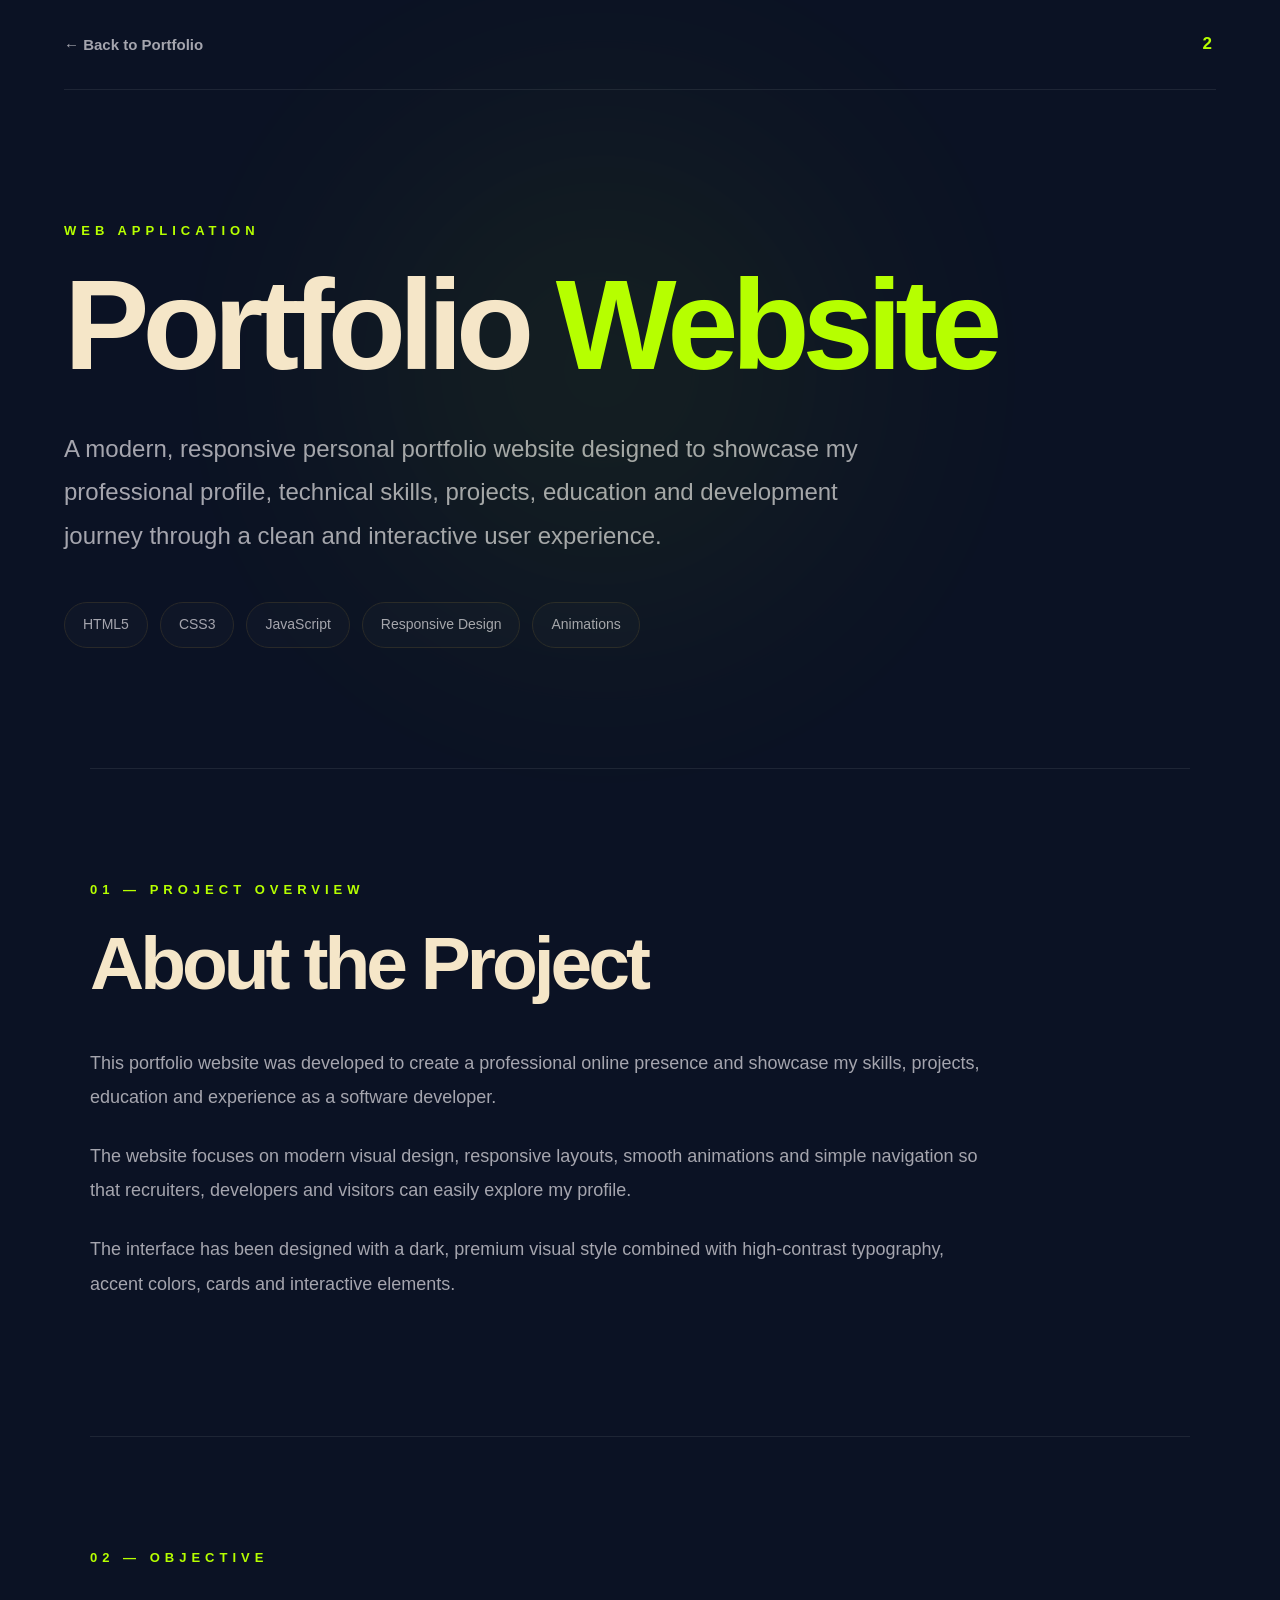
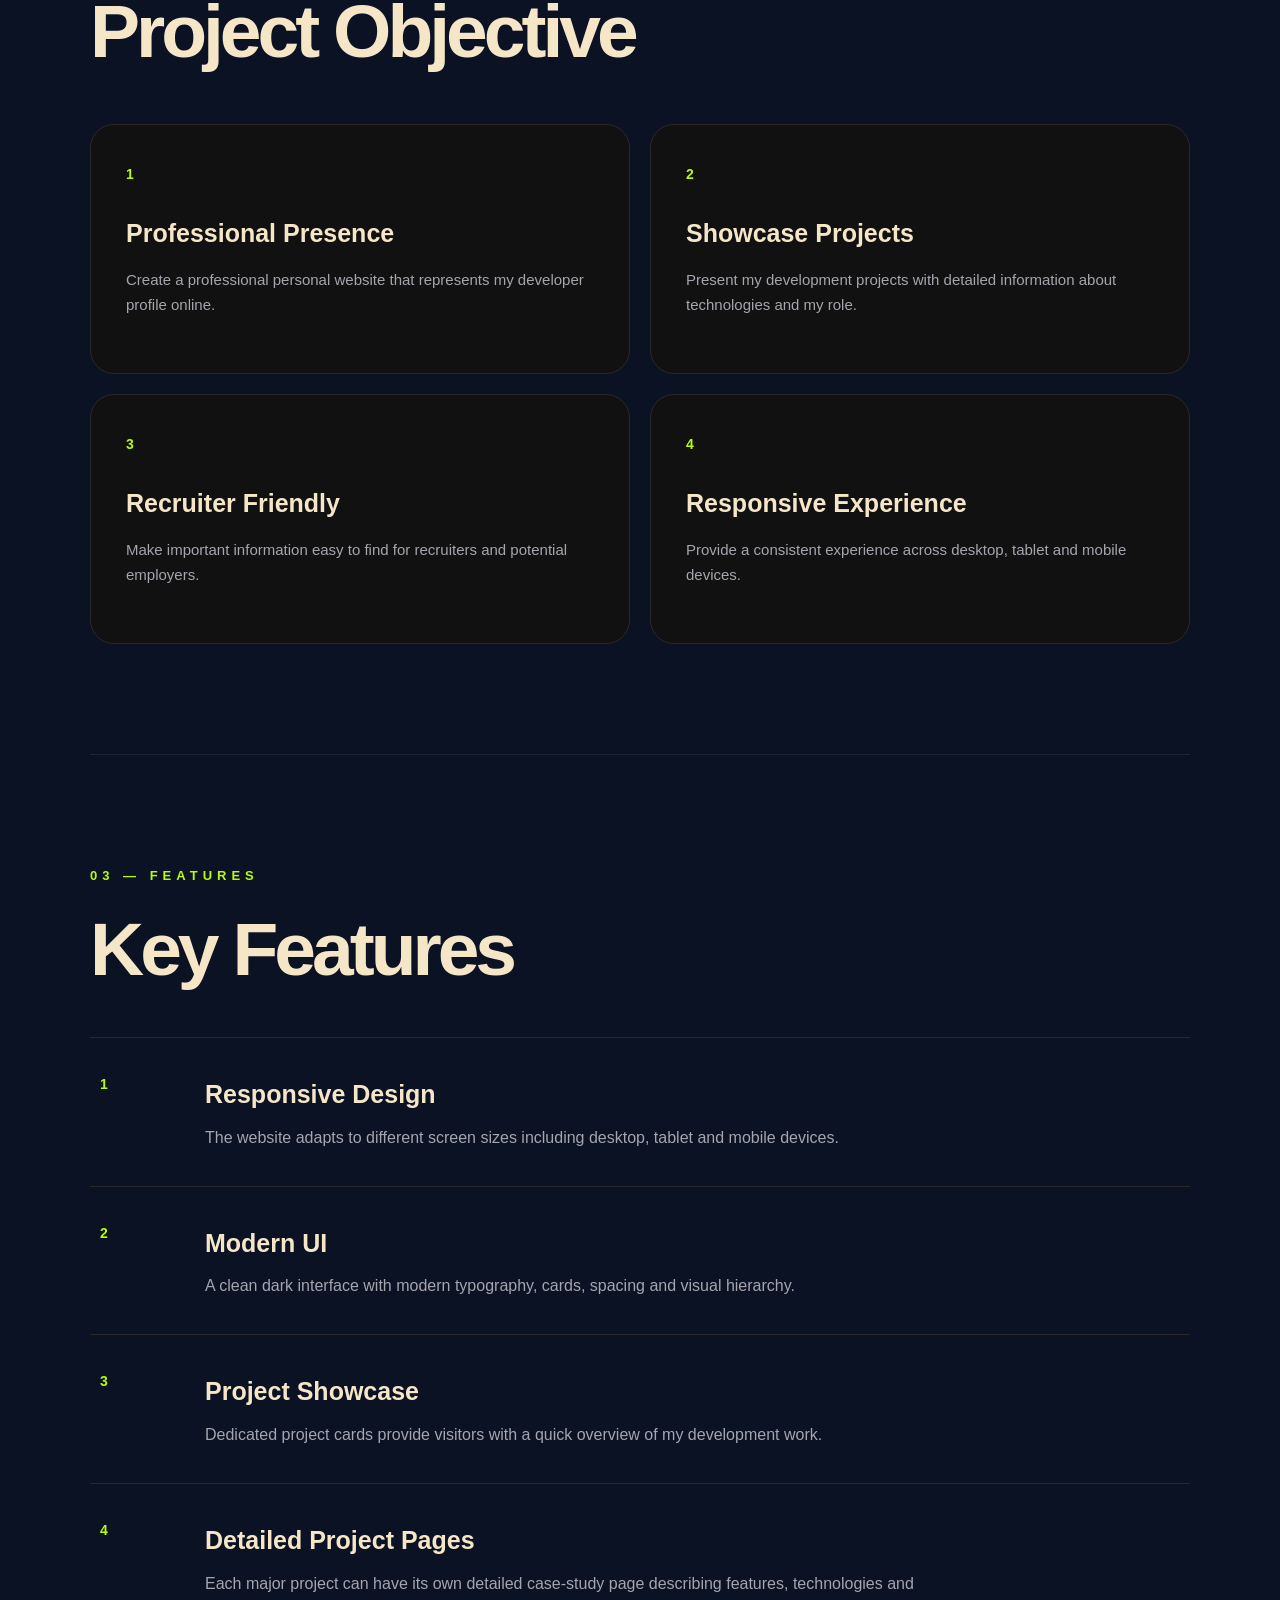
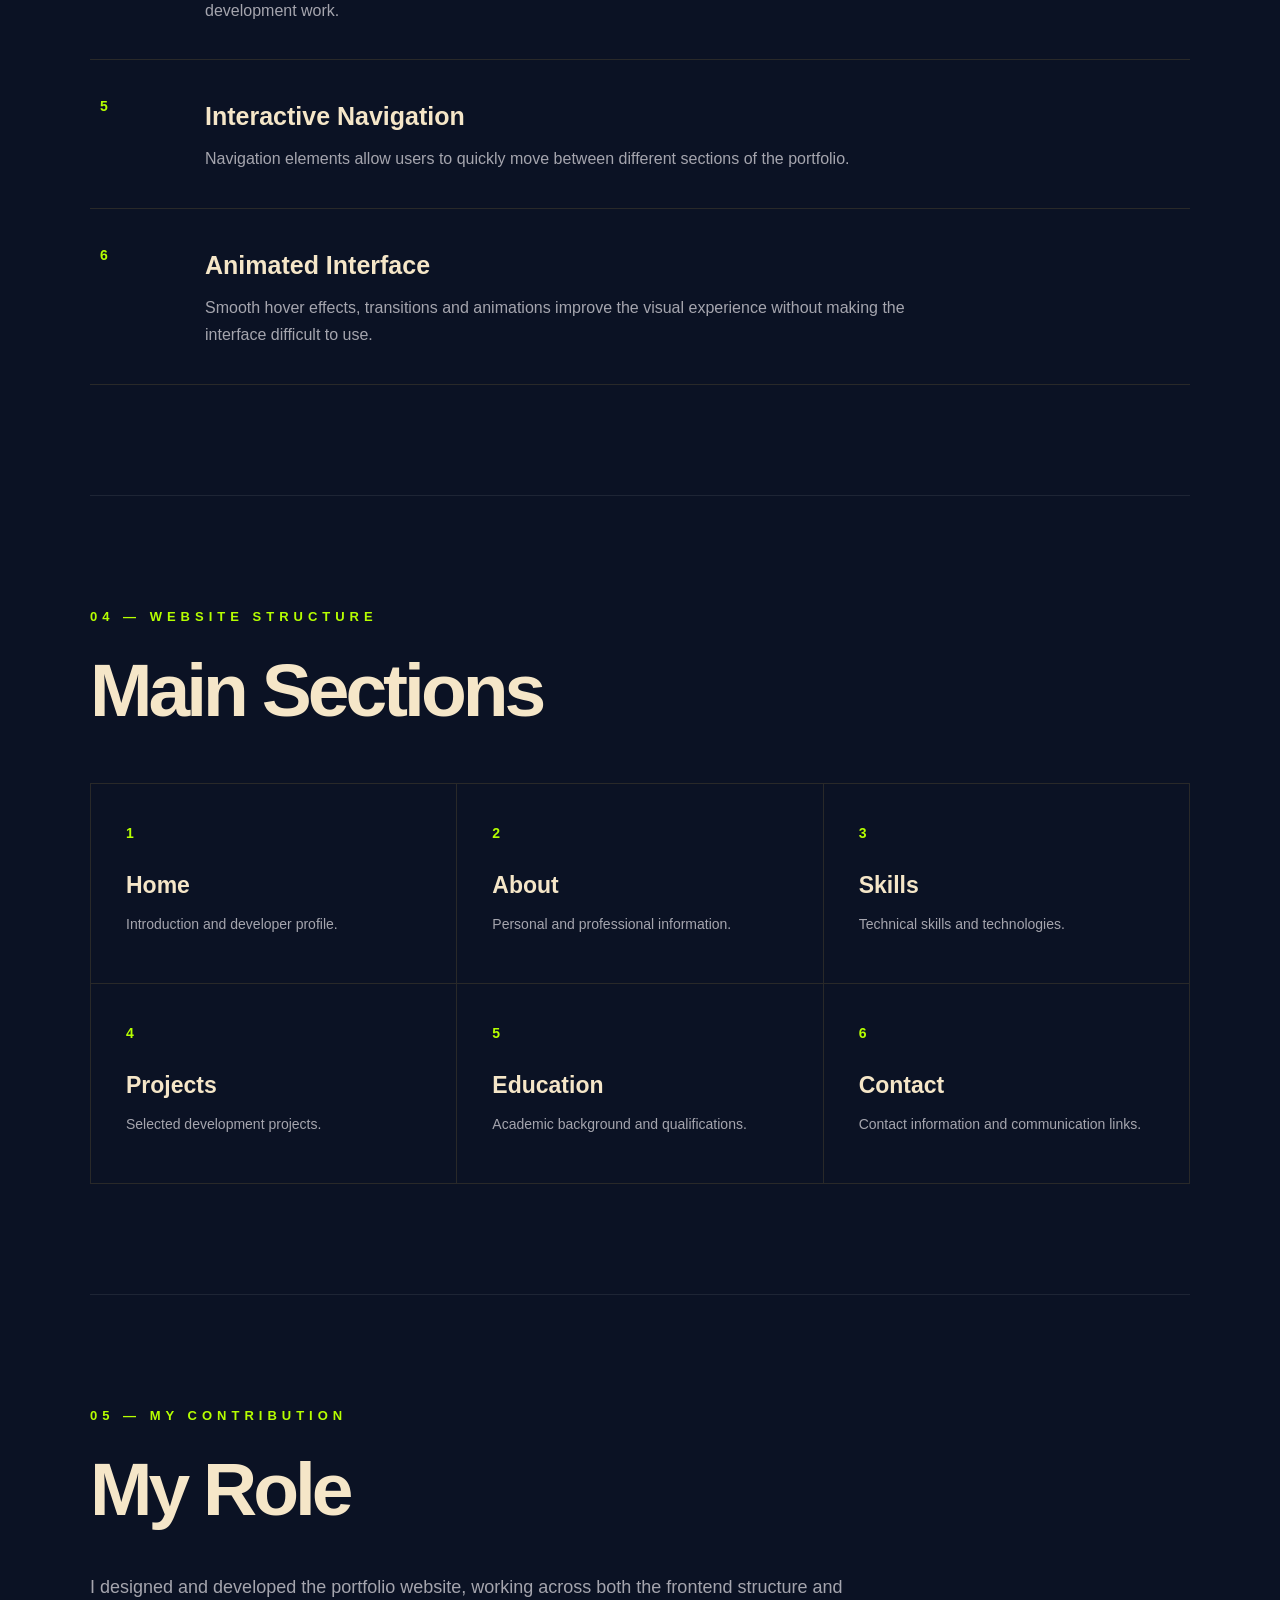
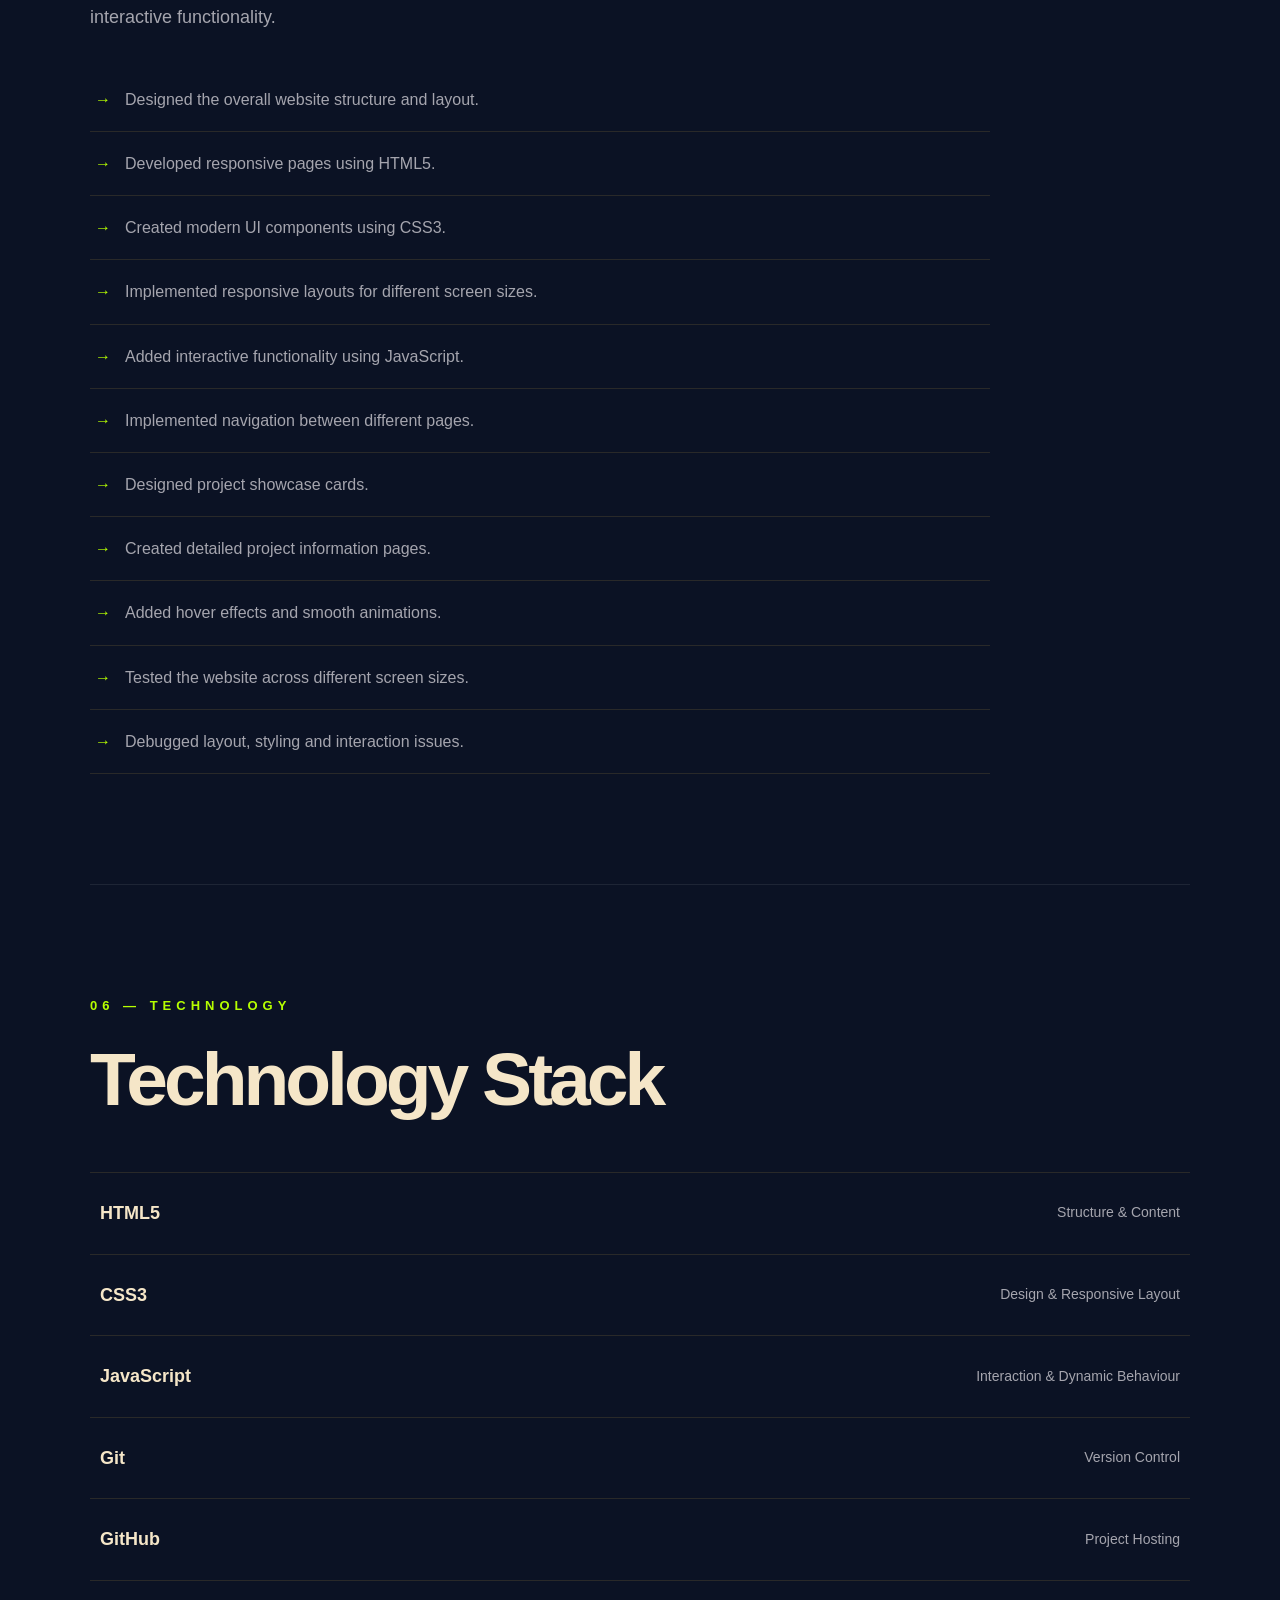
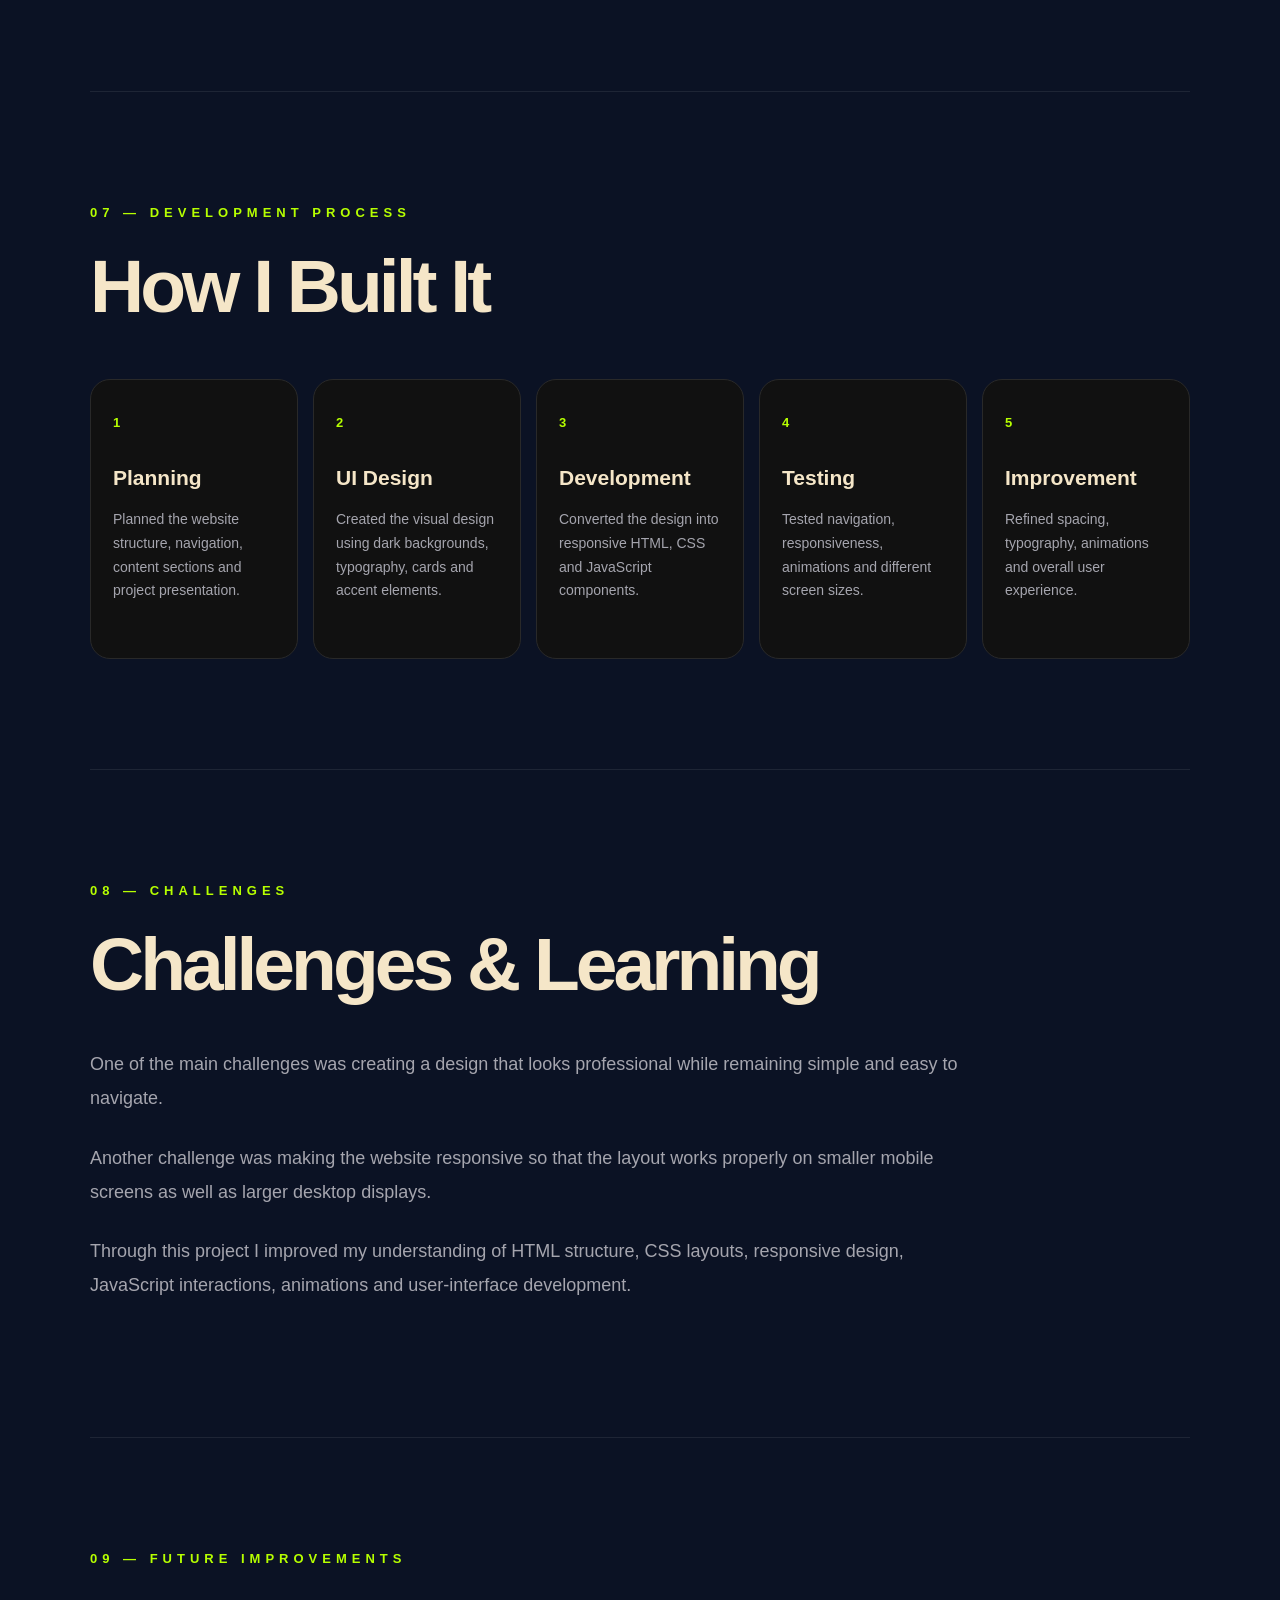
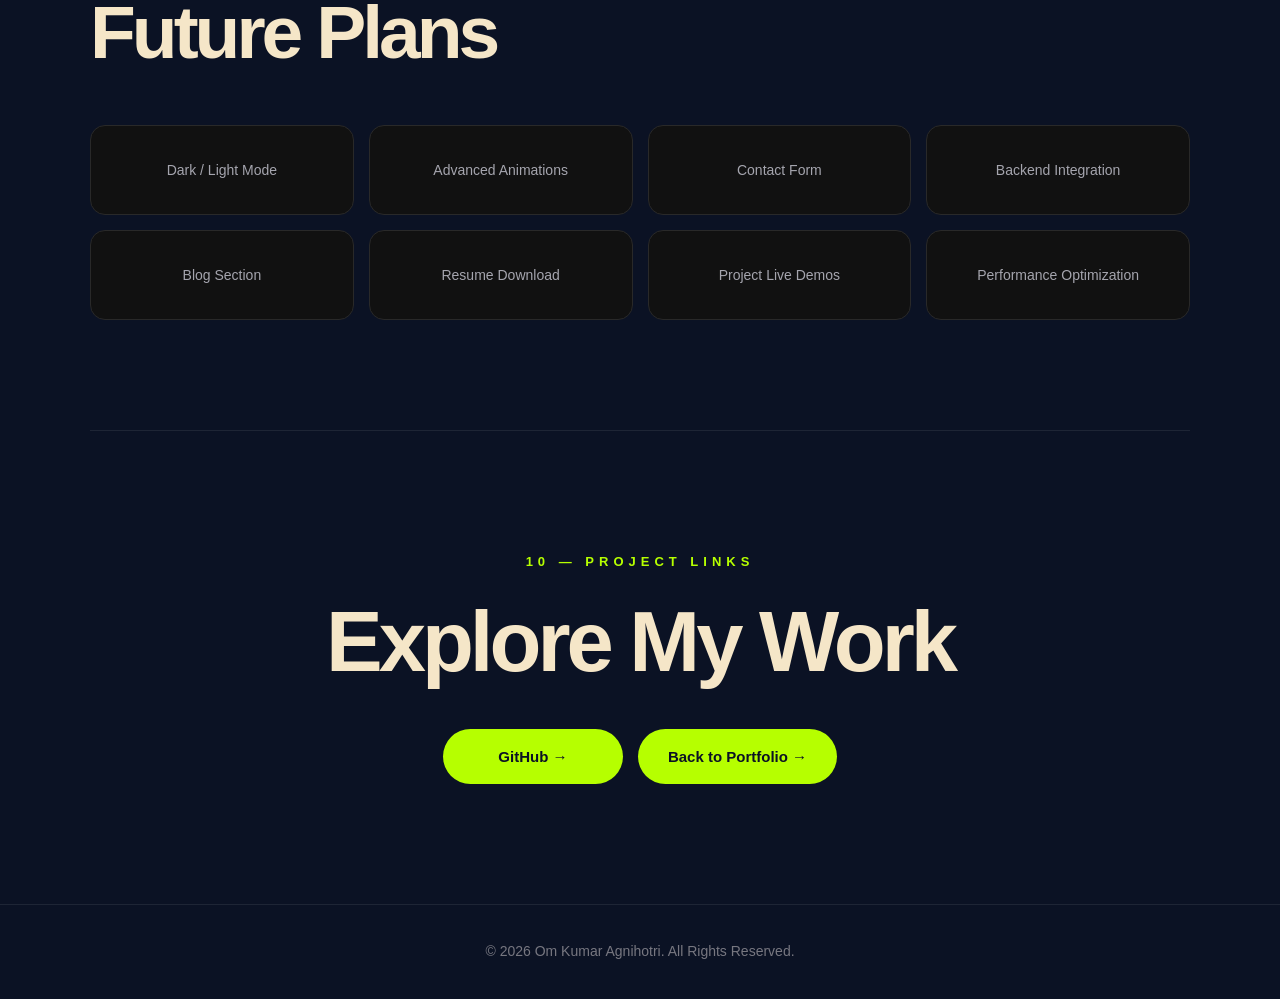
<file: html/portfolioWebsite.html>
<!DOCTYPE html>
<html lang="en">

<head>
    <meta charset="UTF-8">
    <meta name="viewport" content="width=device-width, initial-scale=1.0">

    <title>Portfolio Website | Project Details</title>

    <link rel="stylesheet" href="/css/portfolioWebsite.css">
</head>

<body>

    <!-- ================= HEADER ================= -->

    <header class="details-header">

        <a href="/index.html" class="back-link">
            ← Back to Portfolio
        </a>

        <span class="project-id">02</span>

    </header>


    <!-- ================= HERO ================= -->

    <section class="details-hero">

        <p class="section-label">
            WEB APPLICATION
        </p>

        <h1>
            Portfolio <span>Website</span>
        </h1>

        <p class="hero-description">
            A modern, responsive personal portfolio website designed
            to showcase my professional profile, technical skills,
            projects, education and development journey through a
            clean and interactive user experience.
        </p>

        <div class="technology-tags">

            <span>HTML5</span>
            <span>CSS3</span>
            <span>JavaScript</span>
            <span>Responsive Design</span>
            <span>Animations</span>

        </div>

    </section>


    <!-- ================= PROJECT OVERVIEW ================= -->

    <section class="details-section">

        <p class="section-label">
            01 — PROJECT OVERVIEW
        </p>

        <h2>
            About the Project
        </h2>

        <div class="large-text">

            <p>
                This portfolio website was developed to create a
                professional online presence and showcase my skills,
                projects, education and experience as a software
                developer.
            </p>

            <p>
                The website focuses on modern visual design,
                responsive layouts, smooth animations and simple
                navigation so that recruiters, developers and
                visitors can easily explore my profile.
            </p>

            <p>
                The interface has been designed with a dark,
                premium visual style combined with high-contrast
                typography, accent colors, cards and interactive
                elements.
            </p>

        </div>

    </section>


    <!-- ================= OBJECTIVE ================= -->

    <section class="details-section">

        <p class="section-label">
            02 — OBJECTIVE
        </p>

        <h2>
            Project Objective
        </h2>

        <div class="objective-grid">

            <div class="info-card">

                <span>01</span>

                <h3>
                    Professional Presence
                </h3>

                <p>
                    Create a professional personal website that
                    represents my developer profile online.
                </p>

            </div>


            <div class="info-card">

                <span>02</span>

                <h3>
                    Showcase Projects
                </h3>

                <p>
                    Present my development projects with detailed
                    information about technologies and my role.
                </p>

            </div>


            <div class="info-card">

                <span>03</span>

                <h3>
                    Recruiter Friendly
                </h3>

                <p>
                    Make important information easy to find for
                    recruiters and potential employers.
                </p>

            </div>


            <div class="info-card">

                <span>04</span>

                <h3>
                    Responsive Experience
                </h3>

                <p>
                    Provide a consistent experience across
                    desktop, tablet and mobile devices.
                </p>

            </div>

        </div>

    </section>


    <!-- ================= FEATURES ================= -->

    <section class="details-section">

        <p class="section-label">
            03 — FEATURES
        </p>

        <h2>
            Key Features
        </h2>

        <div class="feature-list">

            <div class="feature-item">

                <span>01</span>

                <div>
                    <h3>Responsive Design</h3>

                    <p>
                        The website adapts to different screen sizes
                        including desktop, tablet and mobile devices.
                    </p>
                </div>

            </div>


            <div class="feature-item">

                <span>02</span>

                <div>
                    <h3>Modern UI</h3>

                    <p>
                        A clean dark interface with modern typography,
                        cards, spacing and visual hierarchy.
                    </p>
                </div>

            </div>


            <div class="feature-item">

                <span>03</span>

                <div>
                    <h3>Project Showcase</h3>

                    <p>
                        Dedicated project cards provide visitors with
                        a quick overview of my development work.
                    </p>
                </div>

            </div>


            <div class="feature-item">

                <span>04</span>

                <div>
                    <h3>Detailed Project Pages</h3>

                    <p>
                        Each major project can have its own detailed
                        case-study page describing features,
                        technologies and development work.
                    </p>
                </div>

            </div>


            <div class="feature-item">

                <span>05</span>

                <div>
                    <h3>Interactive Navigation</h3>

                    <p>
                        Navigation elements allow users to quickly
                        move between different sections of the
                        portfolio.
                    </p>
                </div>

            </div>


            <div class="feature-item">

                <span>06</span>

                <div>
                    <h3>Animated Interface</h3>

                    <p>
                        Smooth hover effects, transitions and
                        animations improve the visual experience
                        without making the interface difficult to use.
                    </p>
                </div>

            </div>

        </div>

    </section>


    <!-- ================= SECTIONS ================= -->

    <section class="details-section">

        <p class="section-label">
            04 — WEBSITE STRUCTURE
        </p>

        <h2>
            Main Sections
        </h2>

        <div class="structure-grid">

            <div>
                <strong>01</strong>
                <h3>Home</h3>
                <p>
                    Introduction and developer profile.
                </p>
            </div>

            <div>
                <strong>02</strong>
                <h3>About</h3>
                <p>
                    Personal and professional information.
                </p>
            </div>

            <div>
                <strong>03</strong>
                <h3>Skills</h3>
                <p>
                    Technical skills and technologies.
                </p>
            </div>

            <div>
                <strong>04</strong>
                <h3>Projects</h3>
                <p>
                    Selected development projects.
                </p>
            </div>

            <div>
                <strong>05</strong>
                <h3>Education</h3>
                <p>
                    Academic background and qualifications.
                </p>
            </div>

            <div>
                <strong>06</strong>
                <h3>Contact</h3>
                <p>
                    Contact information and communication links.
                </p>
            </div>

        </div>

    </section>


    <!-- ================= MY CONTRIBUTION ================= -->

    <section class="details-section contribution">

        <p class="section-label">
            05 — MY CONTRIBUTION
        </p>

        <h2>
            My Role
        </h2>

        <p class="role-description">
            I designed and developed the portfolio website,
            working across both the frontend structure and
            interactive functionality.
        </p>

        <ul>

            <li>
                Designed the overall website structure and layout.
            </li>

            <li>
                Developed responsive pages using HTML5.
            </li>

            <li>
                Created modern UI components using CSS3.
            </li>

            <li>
                Implemented responsive layouts for different
                screen sizes.
            </li>

            <li>
                Added interactive functionality using JavaScript.
            </li>

            <li>
                Implemented navigation between different pages.
            </li>

            <li>
                Designed project showcase cards.
            </li>

            <li>
                Created detailed project information pages.
            </li>

            <li>
                Added hover effects and smooth animations.
            </li>

            <li>
                Tested the website across different screen sizes.
            </li>

            <li>
                Debugged layout, styling and interaction issues.
            </li>

        </ul>

    </section>


    <!-- ================= TECHNOLOGY ================= -->

    <section class="details-section">

        <p class="section-label">
            06 — TECHNOLOGY
        </p>

        <h2>
            Technology Stack
        </h2>

        <div class="stack-list">

            <div>
                <strong>HTML5</strong>
                <span>Structure & Content</span>
            </div>

            <div>
                <strong>CSS3</strong>
                <span>Design & Responsive Layout</span>
            </div>

            <div>
                <strong>JavaScript</strong>
                <span>Interaction & Dynamic Behaviour</span>
            </div>

            <div>
                <strong>Git</strong>
                <span>Version Control</span>
            </div>

            <div>
                <strong>GitHub</strong>
                <span>Project Hosting</span>
            </div>

        </div>

    </section>


    <!-- ================= DEVELOPMENT PROCESS ================= -->

    <section class="details-section">

        <p class="section-label">
            07 — DEVELOPMENT PROCESS
        </p>

        <h2>
            How I Built It
        </h2>

        <div class="process">

            <div>
                <span>01</span>

                <h3>Planning</h3>

                <p>
                    Planned the website structure, navigation,
                    content sections and project presentation.
                </p>
            </div>


            <div>
                <span>02</span>

                <h3>UI Design</h3>

                <p>
                    Created the visual design using dark backgrounds,
                    typography, cards and accent elements.
                </p>
            </div>


            <div>
                <span>03</span>

                <h3>Development</h3>

                <p>
                    Converted the design into responsive HTML,
                    CSS and JavaScript components.
                </p>
            </div>


            <div>
                <span>04</span>

                <h3>Testing</h3>

                <p>
                    Tested navigation, responsiveness,
                    animations and different screen sizes.
                </p>
            </div>


            <div>
                <span>05</span>

                <h3>Improvement</h3>

                <p>
                    Refined spacing, typography, animations and
                    overall user experience.
                </p>
            </div>

        </div>

    </section>


    <!-- ================= CHALLENGES ================= -->

    <section class="details-section">

        <p class="section-label">
            08 — CHALLENGES
        </p>

        <h2>
            Challenges & Learning
        </h2>

        <div class="large-text">

            <p>
                One of the main challenges was creating a design
                that looks professional while remaining simple
                and easy to navigate.
            </p>

            <p>
                Another challenge was making the website responsive
                so that the layout works properly on smaller
                mobile screens as well as larger desktop displays.
            </p>

            <p>
                Through this project I improved my understanding of
                HTML structure, CSS layouts, responsive design,
                JavaScript interactions, animations and
                user-interface development.
            </p>

        </div>

    </section>


    <!-- ================= FUTURE ================= -->

    <section class="details-section">

        <p class="section-label">
            09 — FUTURE IMPROVEMENTS
        </p>

        <h2>
            Future Plans
        </h2>

        <div class="future-grid">

            <span>Dark / Light Mode</span>

            <span>Advanced Animations</span>

            <span>Contact Form</span>

            <span>Backend Integration</span>

            <span>Blog Section</span>

            <span>Resume Download</span>

            <span>Project Live Demos</span>

            <span>Performance Optimization</span>

        </div>

    </section>


    <!-- ================= LINKS ================= -->

    <section class="project-links">

        <p class="section-label">
            10 — PROJECT LINKS
        </p>

        <h2>
            Explore My Work
        </h2>

        <div class="buttons">

            <a href="https://github.com/omagnihotri78/portfolio-website" target="_blank">
                GitHub →
            </a>

            <a href="/index.html">
                Back to Portfolio →
            </a>

        </div>

    </section>


    <!-- ================= FOOTER ================= -->

    <footer>

        <p>
            © 2026 Om Kumar Agnihotri. All Rights Reserved.
        </p>

    </footer>
<script src="../js/animations.js"></script>
</body>

</html>
</file>
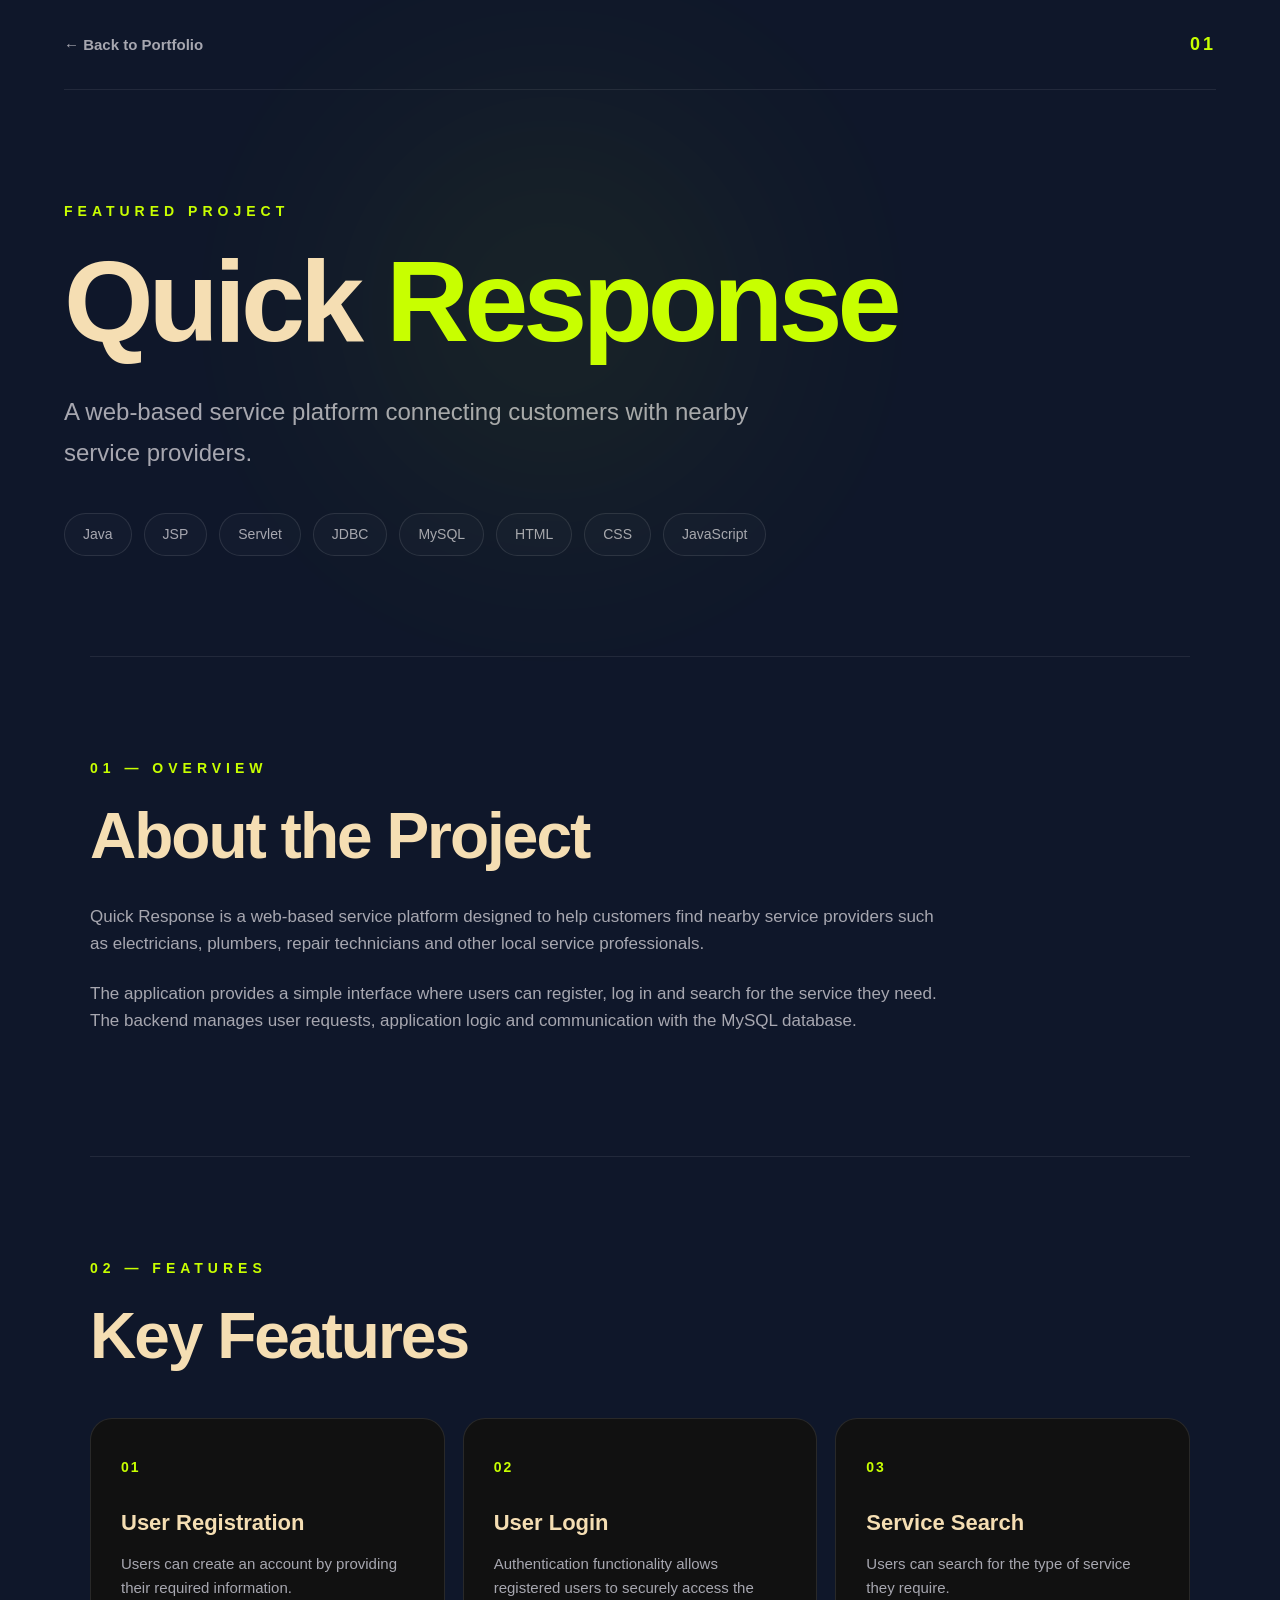
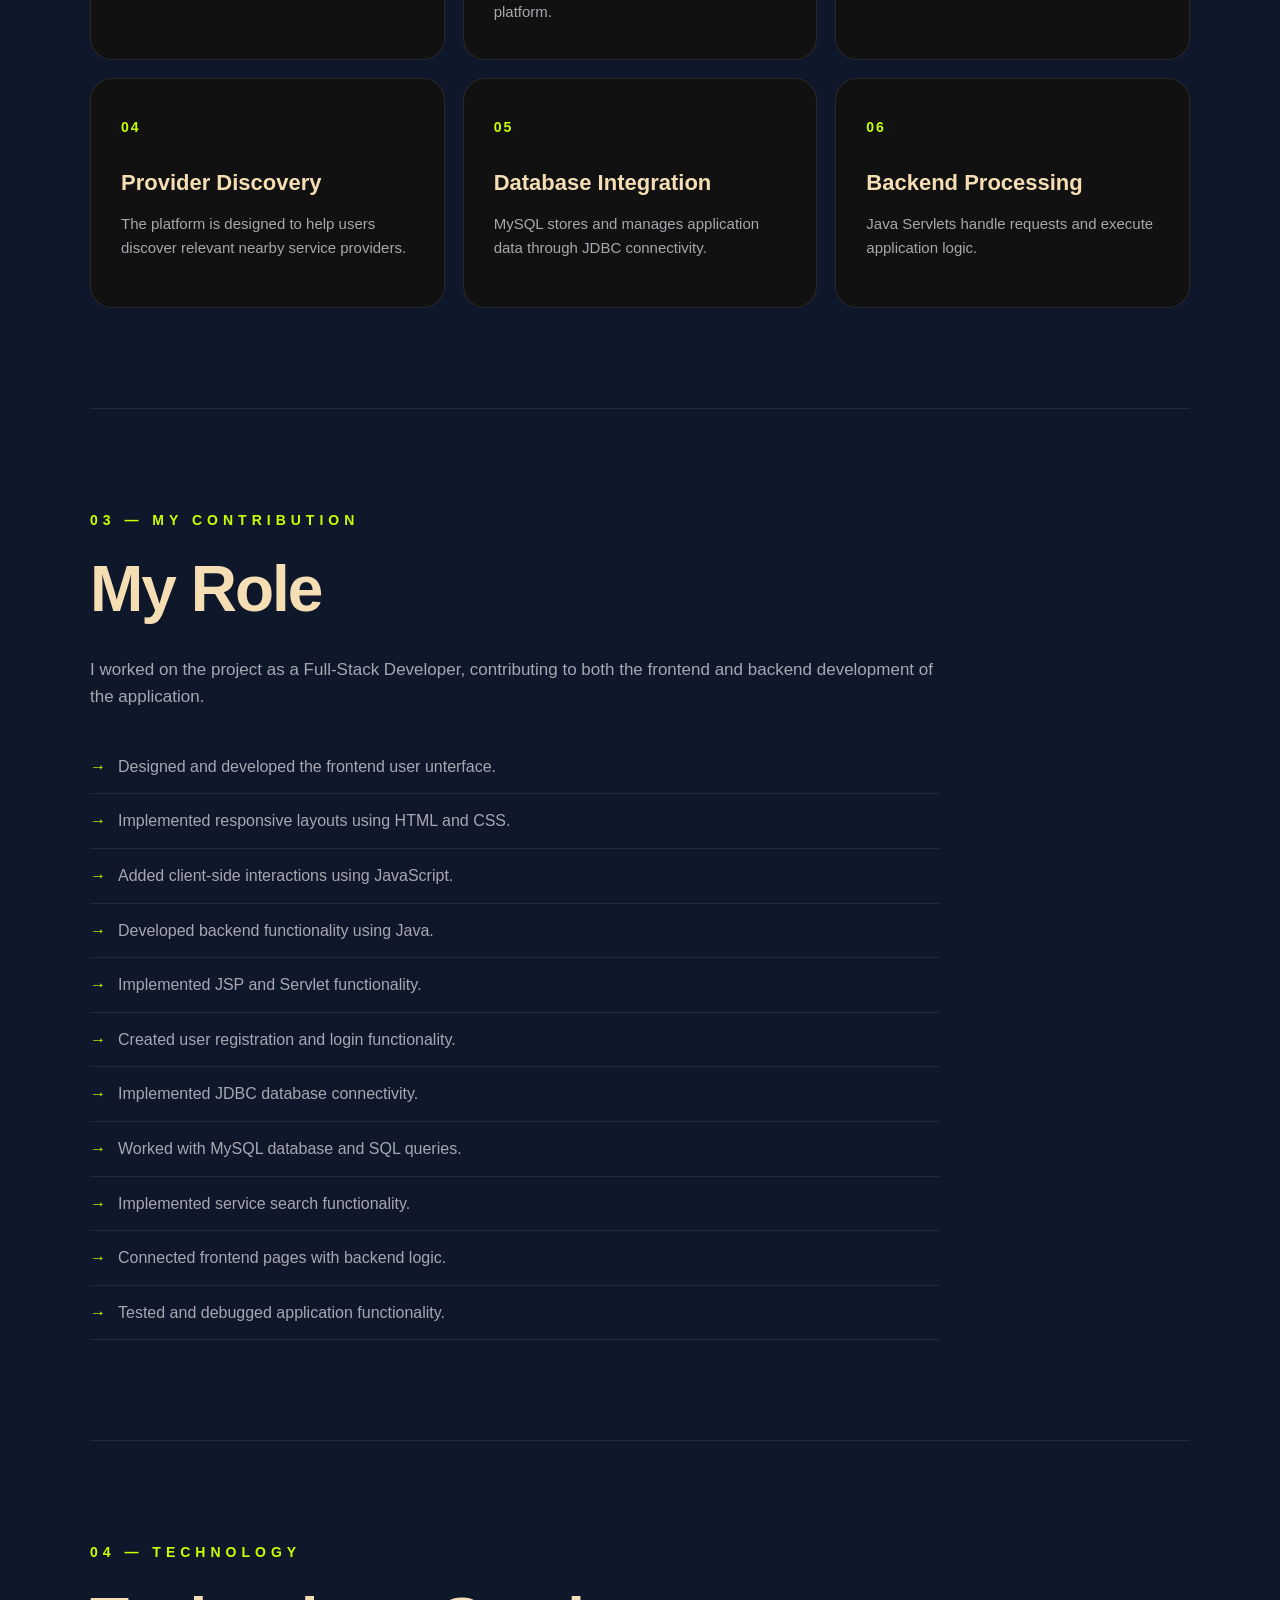
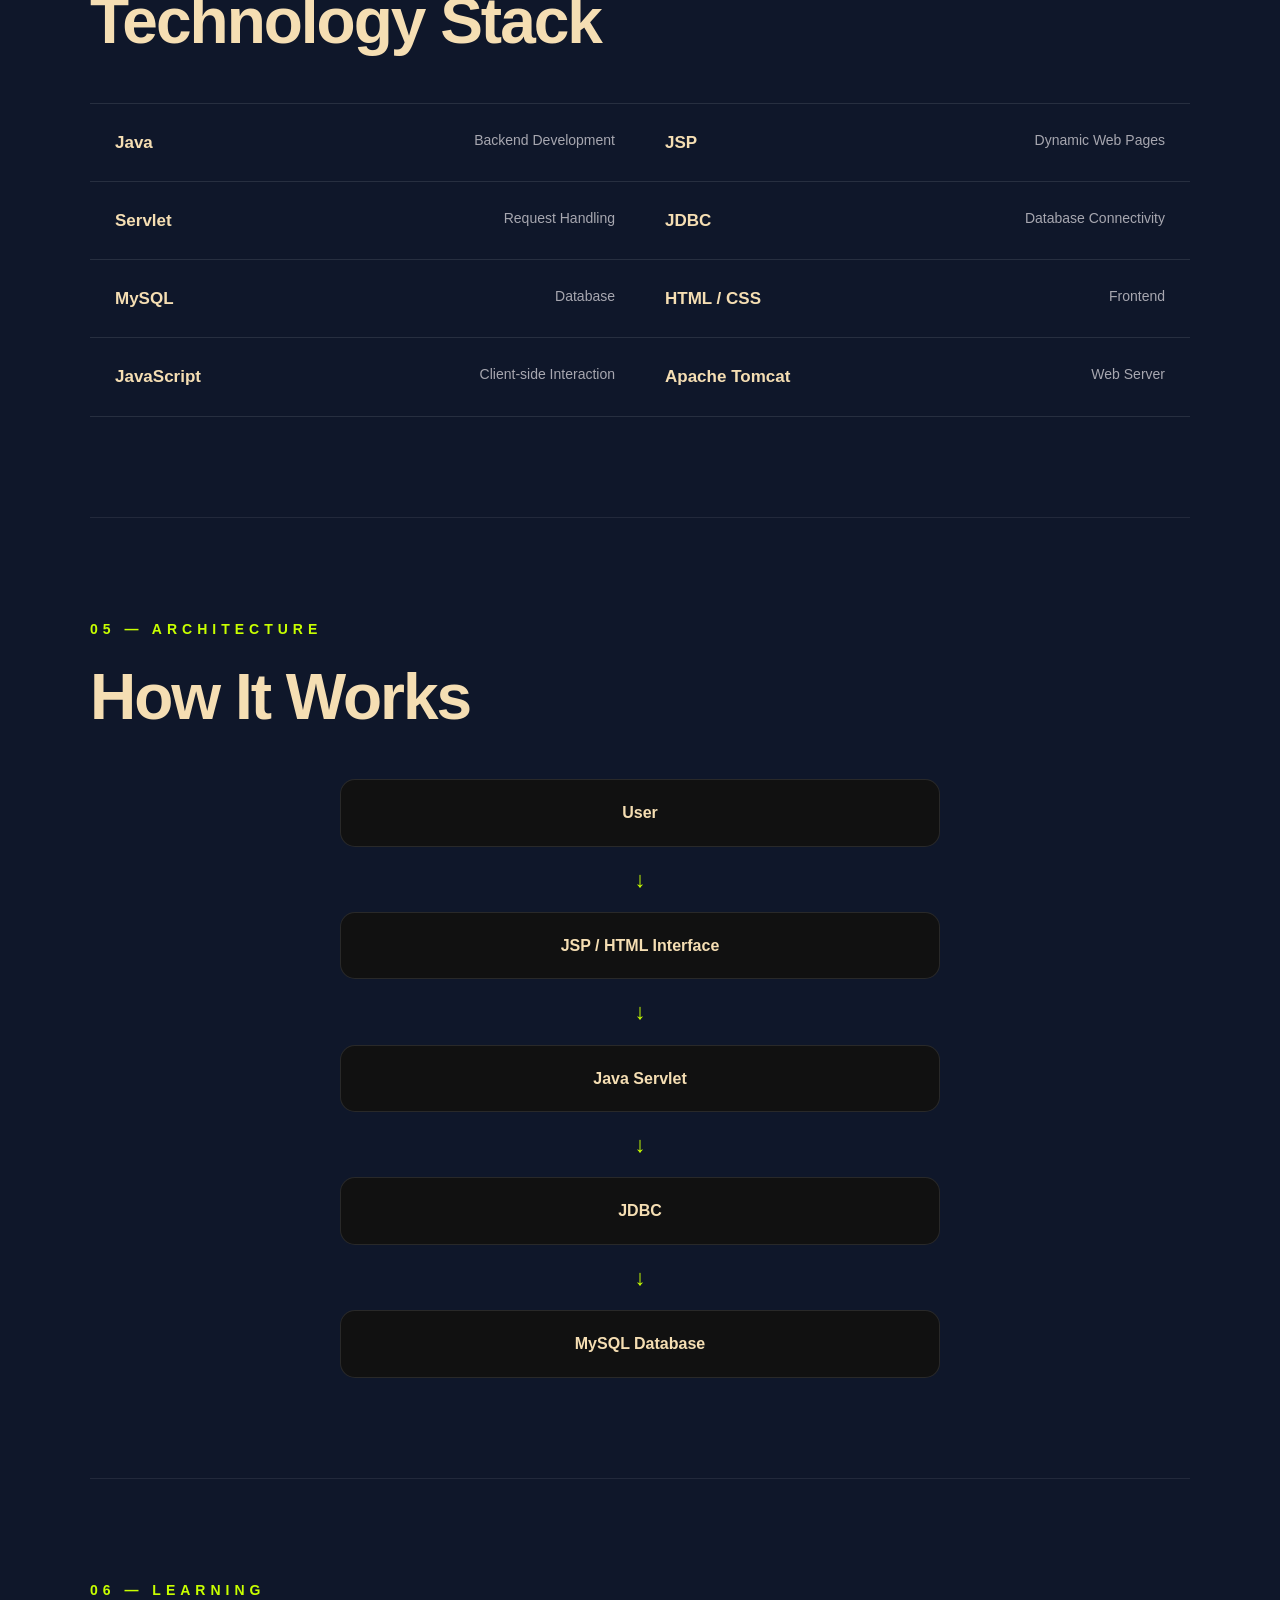
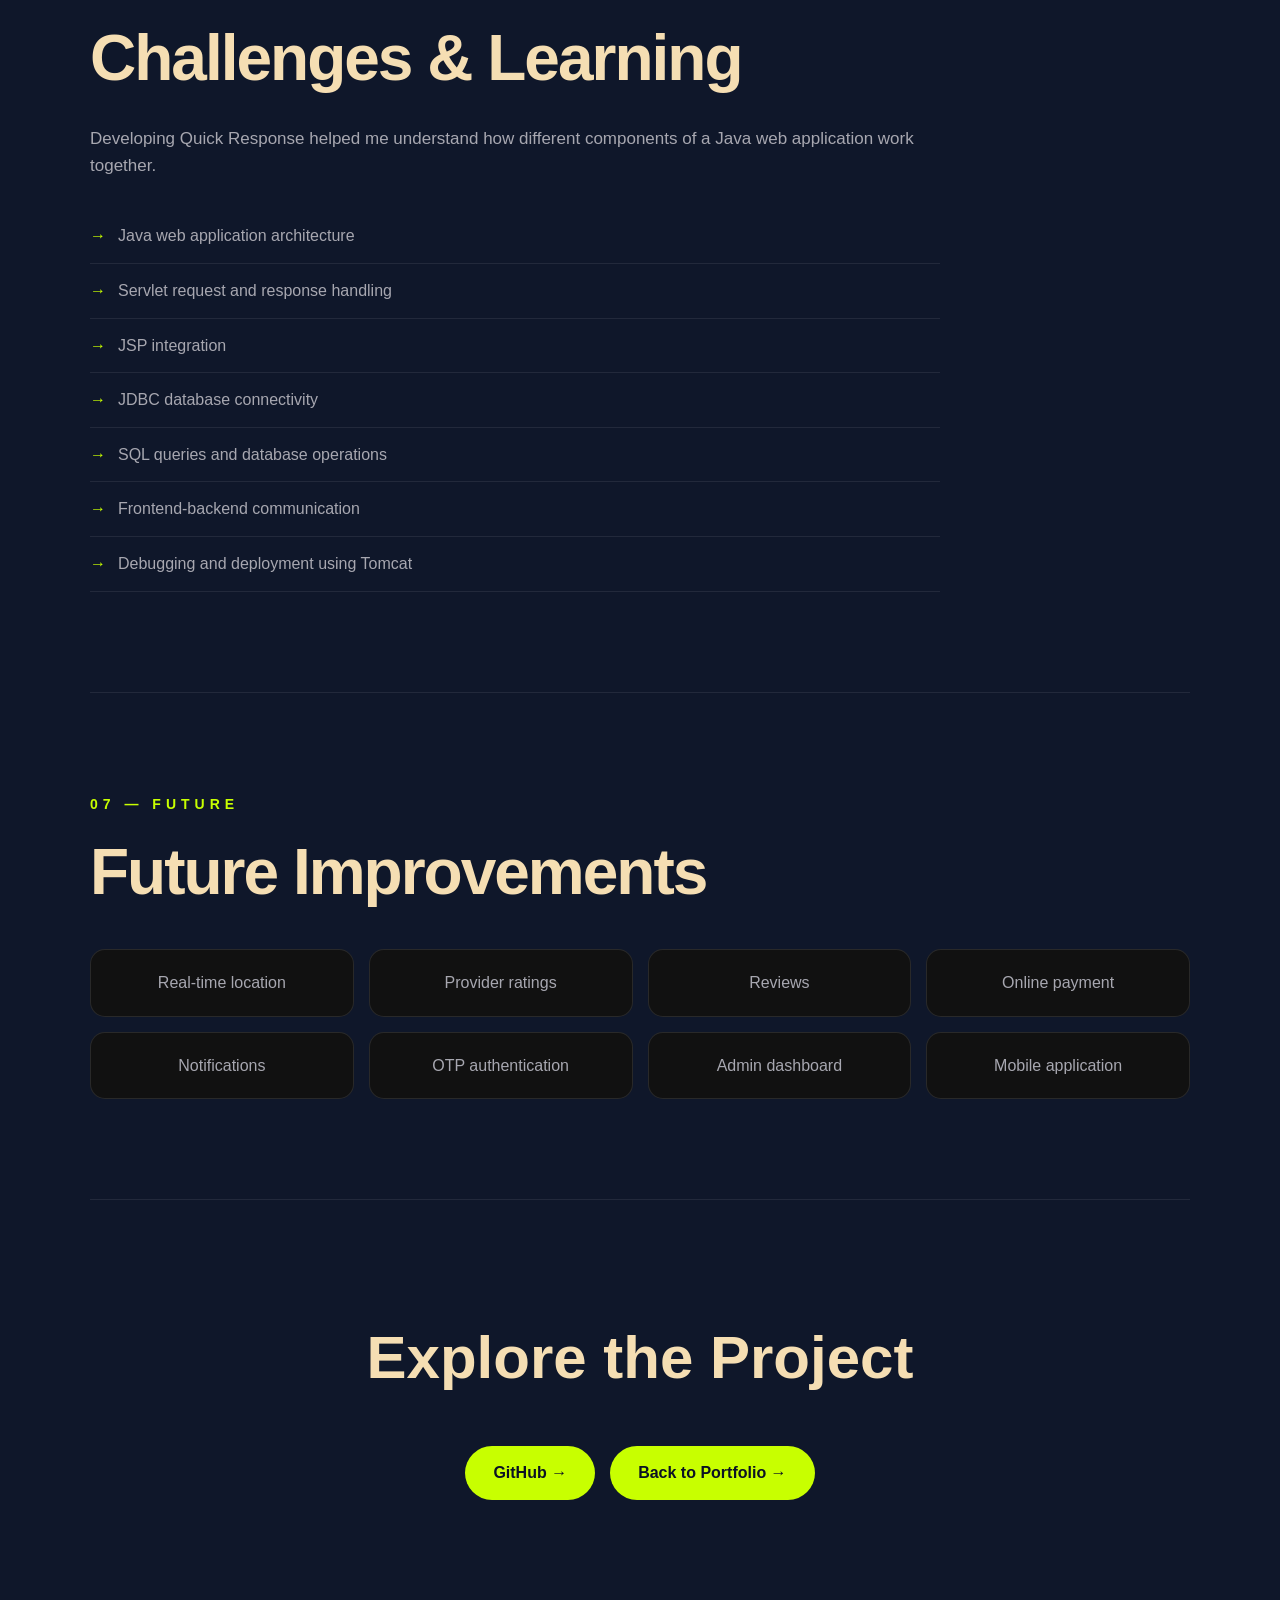
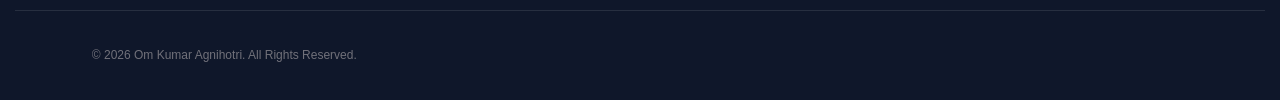
<file: html/quickResponse.html>
<!DOCTYPE html>
<html lang="en">
<head>
    <meta charset="UTF-8">
    <meta name="viewport" content="width=device-width, initial-scale=1.0">

    <title>Quick Response | Project Details</title>

    <link rel="stylesheet" href="/css/quickResponse.css">
    <link rel="stylesheet" href="/css/index.css">
</head>

<body>

    <!-- ================= NAVBAR ================= -->


    <!-- Header -->
    <section class="project-header">

        <a href="/index.html" class="back-btn">
            ← Back to Portfolio
        </a>

        <span class="project-number">01</span>

    </section>


    <!-- Hero -->
    <section class="project-hero">

        <p class="section-label">FEATURED PROJECT</p>

        <h1>
            Quick <span>Response</span>
        </h1>

        <p class="project-subtitle">
            A web-based service platform connecting customers
            with nearby service providers.
        </p>

        <div class="tech-tags">
            <span>Java</span>
            <span>JSP</span>
            <span>Servlet</span>
            <span>JDBC</span>
            <span>MySQL</span>
            <span>HTML</span>
            <span>CSS</span>
            <span>JavaScript</span>
        </div>

    </section>


    <!-- Project Overview -->
    <section class="project-section">

        <p class="section-label">01 — OVERVIEW</p>

        <h2>About the Project</h2>

        <p>
            Quick Response is a web-based service platform designed
            to help customers find nearby service providers such as
            electricians, plumbers, repair technicians and other
            local service professionals.
        </p>

        <p>
            The application provides a simple interface where users
            can register, log in and search for the service they need.
            The backend manages user requests, application logic and
            communication with the MySQL database.
        </p>

    </section>


    <!-- Features -->
    <section class="project-section">

        <p class="section-label">02 — FEATURES</p>

        <h2>Key Features</h2>

        <div class="feature-grid">

            <div class="feature-card">
                <span>01</span>
                <h3>User Registration</h3>
                <p>
                    Users can create an account by providing
                    their required information.
                </p>
            </div>

            <div class="feature-card">
                <span>02</span>
                <h3>User Login</h3>
                <p>
                    Authentication functionality allows registered
                    users to securely access the platform.
                </p>
            </div>

            <div class="feature-card">
                <span>03</span>
                <h3>Service Search</h3>
                <p>
                    Users can search for the type of service
                    they require.
                </p>
            </div>

            <div class="feature-card">
                <span>04</span>
                <h3>Provider Discovery</h3>
                <p>
                    The platform is designed to help users discover
                    relevant nearby service providers.
                </p>
            </div>

            <div class="feature-card">
                <span>05</span>
                <h3>Database Integration</h3>
                <p>
                    MySQL stores and manages application data
                    through JDBC connectivity.
                </p>
            </div>

            <div class="feature-card">
                <span>06</span>
                <h3>Backend Processing</h3>
                <p>
                    Java Servlets handle requests and execute
                    application logic.
                </p>
            </div>

        </div>

    </section>


    <!-- My Contribution -->
    <section class="project-section contribution">

        <p class="section-label">03 — MY CONTRIBUTION</p>

        <h2>My Role</h2>

        <p>
            I worked on the project as a Full-Stack Developer, 
            contributing to both the frontend and backend 
            development of the application.
        </p>

        <ul>
            <li>Designed and developed the frontend user unterface.</li>
            <li>Implemented responsive layouts using HTML and CSS.</li>
            <li>Added client-side interactions using JavaScript.</li>
            <li>Developed backend functionality using Java.</li>
            <li>Implemented JSP and Servlet functionality.</li>
            <li>Created user registration and login functionality.</li>
            <li>Implemented JDBC database connectivity.</li>
            <li>Worked with MySQL database and SQL queries.</li>
            <li>Implemented service search functionality.</li>
            <li>Connected frontend pages with backend logic.</li>
            <li>Tested and debugged application functionality.</li>
        </ul>

    </section>


    <!-- Technology -->
    <section class="project-section">

        <p class="section-label">04 — TECHNOLOGY</p>

        <h2>Technology Stack</h2>

        <div class="technology-list">

            <div>
                <strong>Java</strong>
                <span>Backend Development</span>
            </div>

            <div>
                <strong>JSP</strong>
                <span>Dynamic Web Pages</span>
            </div>

            <div>
                <strong>Servlet</strong>
                <span>Request Handling</span>
            </div>

            <div>
                <strong>JDBC</strong>
                <span>Database Connectivity</span>
            </div>

            <div>
                <strong>MySQL</strong>
                <span>Database</span>
            </div>

            <div>
                <strong>HTML / CSS</strong>
                <span>Frontend</span>
            </div>

            <div>
                <strong>JavaScript</strong>
                <span>Client-side Interaction</span>
            </div>

            <div>
                <strong>Apache Tomcat</strong>
                <span>Web Server</span>
            </div>

        </div>

    </section>


    <!-- Architecture -->
    <section class="project-section">

        <p class="section-label">05 — ARCHITECTURE</p>

        <h2>How It Works</h2>

        <div class="workflow">

            <div>User</div>
            <span>↓</span>

            <div>JSP / HTML Interface</div>
            <span>↓</span>

            <div>Java Servlet</div>
            <span>↓</span>

            <div>JDBC</div>
            <span>↓</span>

            <div>MySQL Database</div>

        </div>

    </section>


    <!-- Challenges -->
    <section class="project-section">

        <p class="section-label">06 — LEARNING</p>

        <h2>Challenges & Learning</h2>

        <p>
            Developing Quick Response helped me understand how
            different components of a Java web application work
            together.
        </p>

        <ul>
            <li>Java web application architecture</li>
            <li>Servlet request and response handling</li>
            <li>JSP integration</li>
            <li>JDBC database connectivity</li>
            <li>SQL queries and database operations</li>
            <li>Frontend-backend communication</li>
            <li>Debugging and deployment using Tomcat</li>
        </ul>

    </section>


    <!-- Future -->
    <section class="project-section">

        <p class="section-label">07 — FUTURE</p>

        <h2>Future Improvements</h2>

        <div class="future-grid">

            <span>Real-time location</span>
            <span>Provider ratings</span>
            <span>Reviews</span>
            <span>Online payment</span>
            <span>Notifications</span>
            <span>OTP authentication</span>
            <span>Admin dashboard</span>
            <span>Mobile application</span>

        </div>

    </section>

    <!-- Project Links -->
    <section class="project-links">

        <h2>Explore the Project</h2>

        <div>
            <a href="https://github.com/omagnihotri78/Quick-Response-New"
               target="_blank">
                GitHub →
            </a>

            <a href="/index.html">
                Back to Portfolio →
            </a>
        </div>

    </section>


    <footer>
        <p>© 2026 Om Kumar Agnihotri. All Rights Reserved.</p>
    </footer>

</body>
</html>
</file>
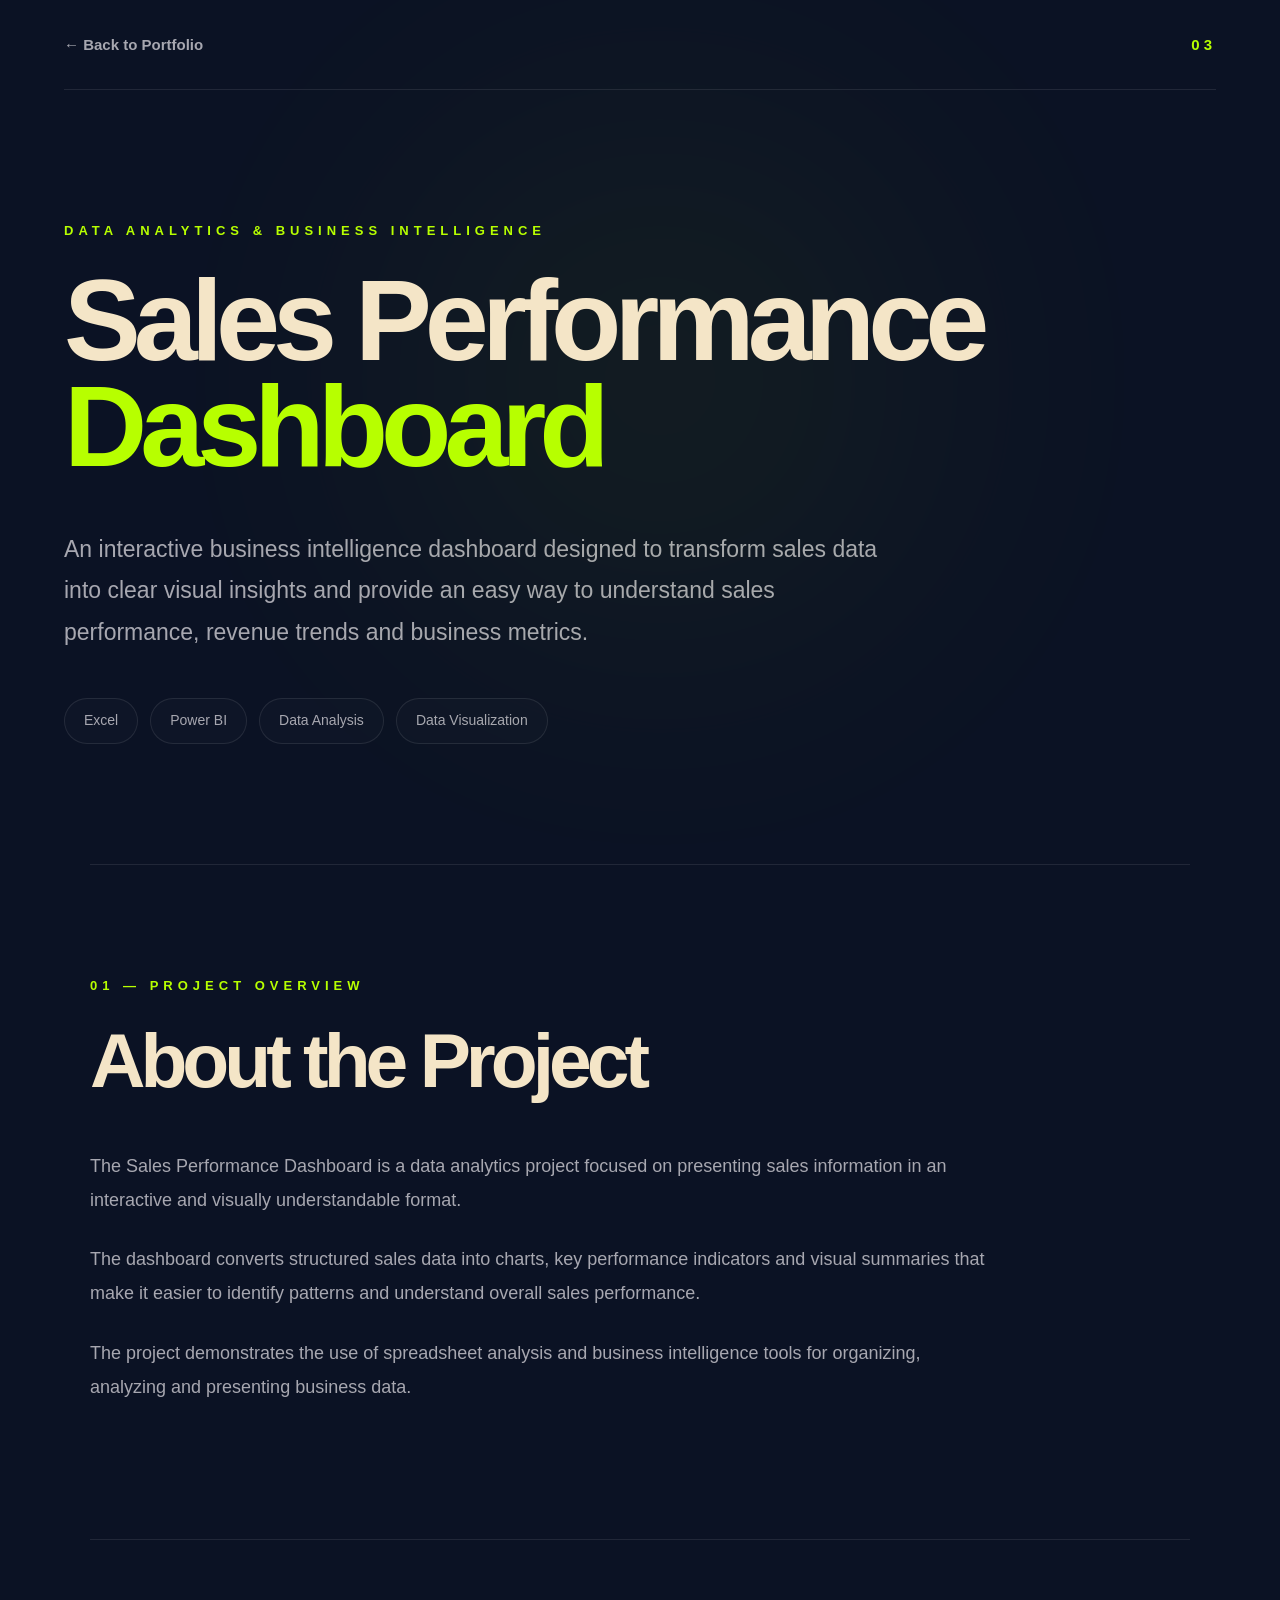
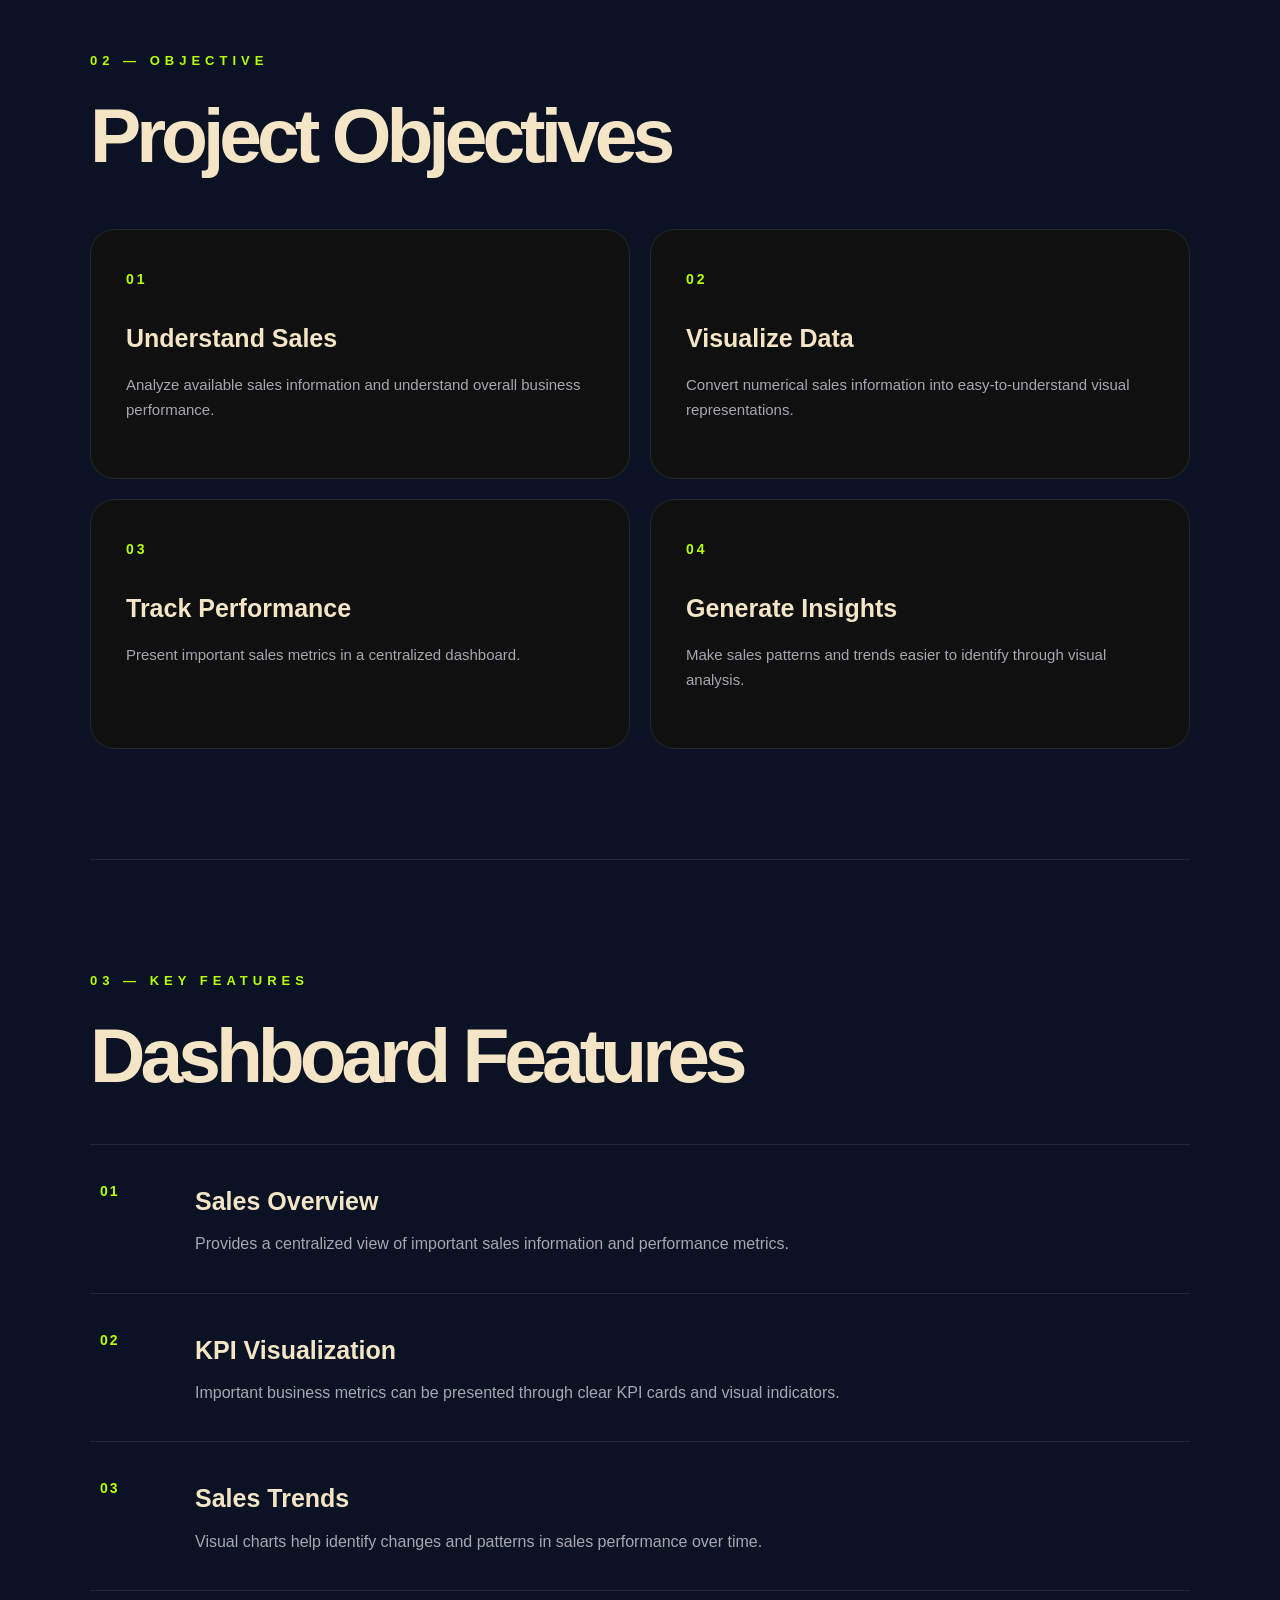
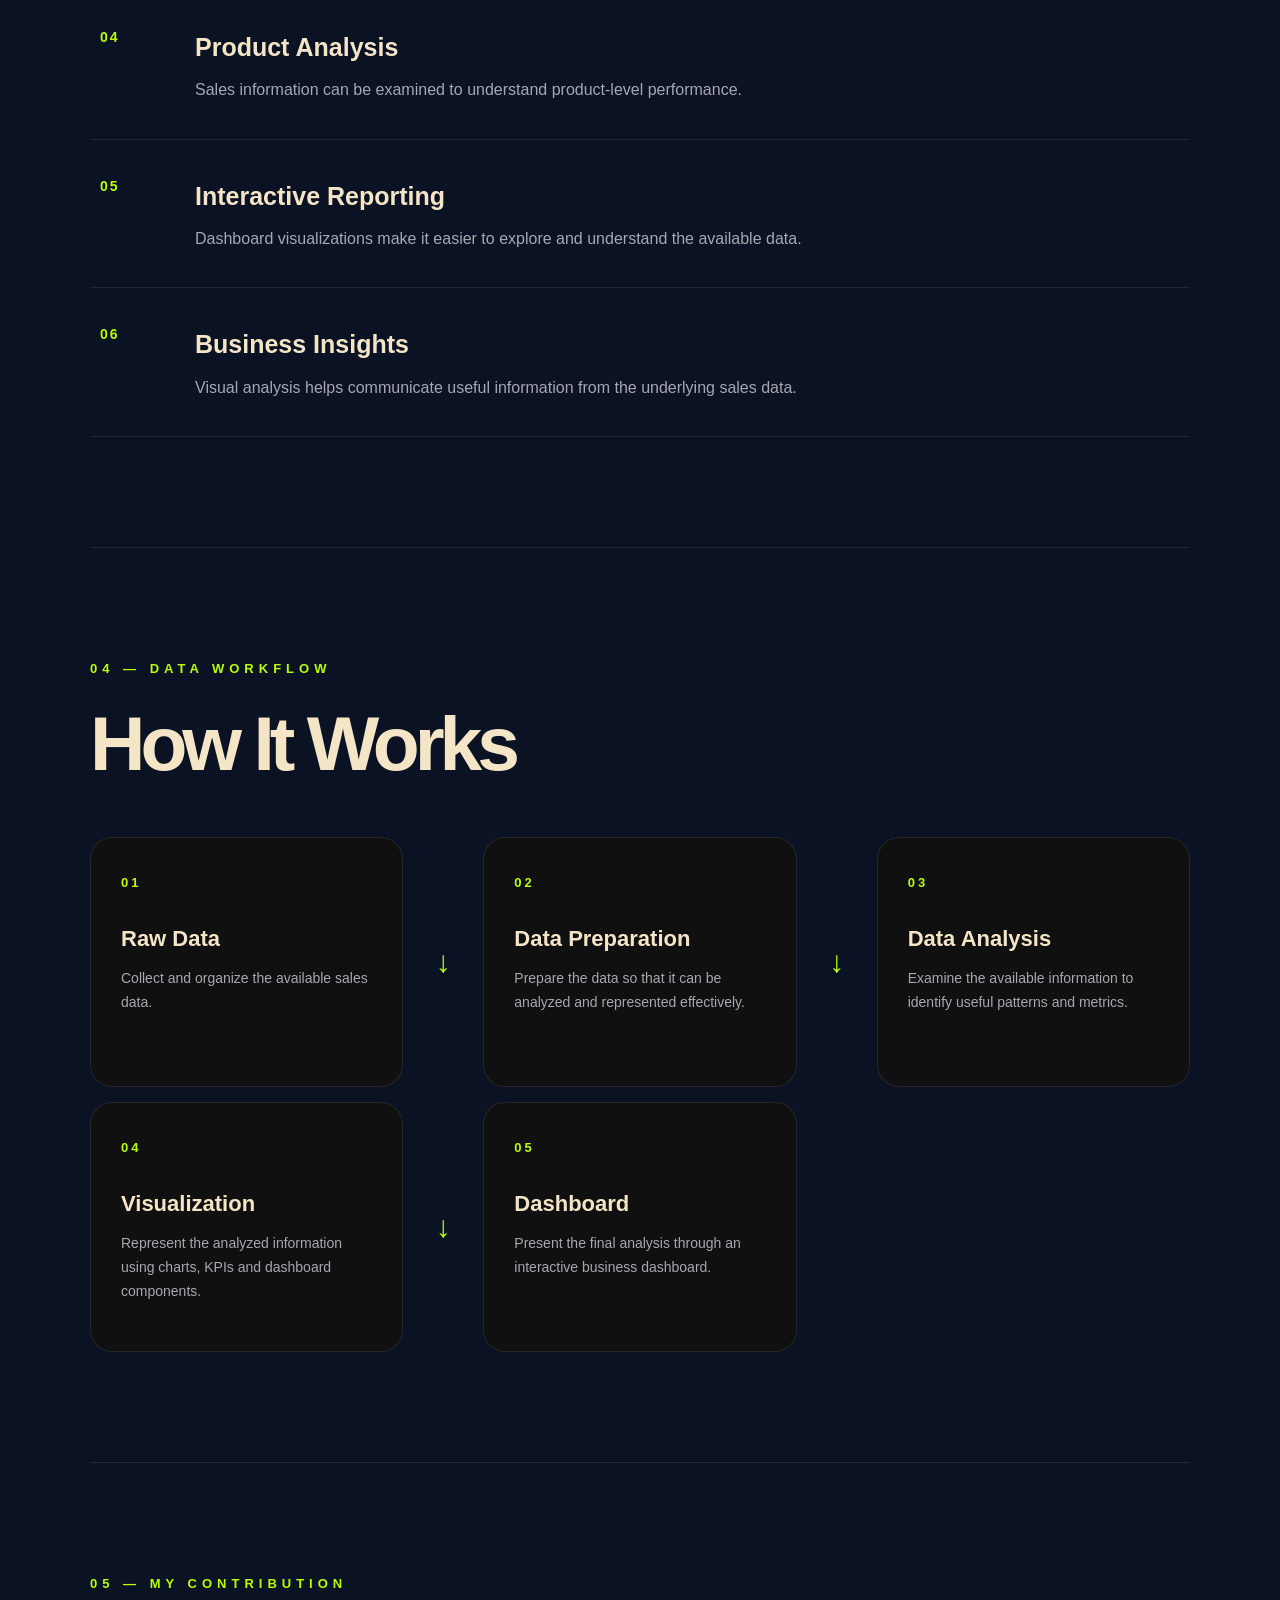
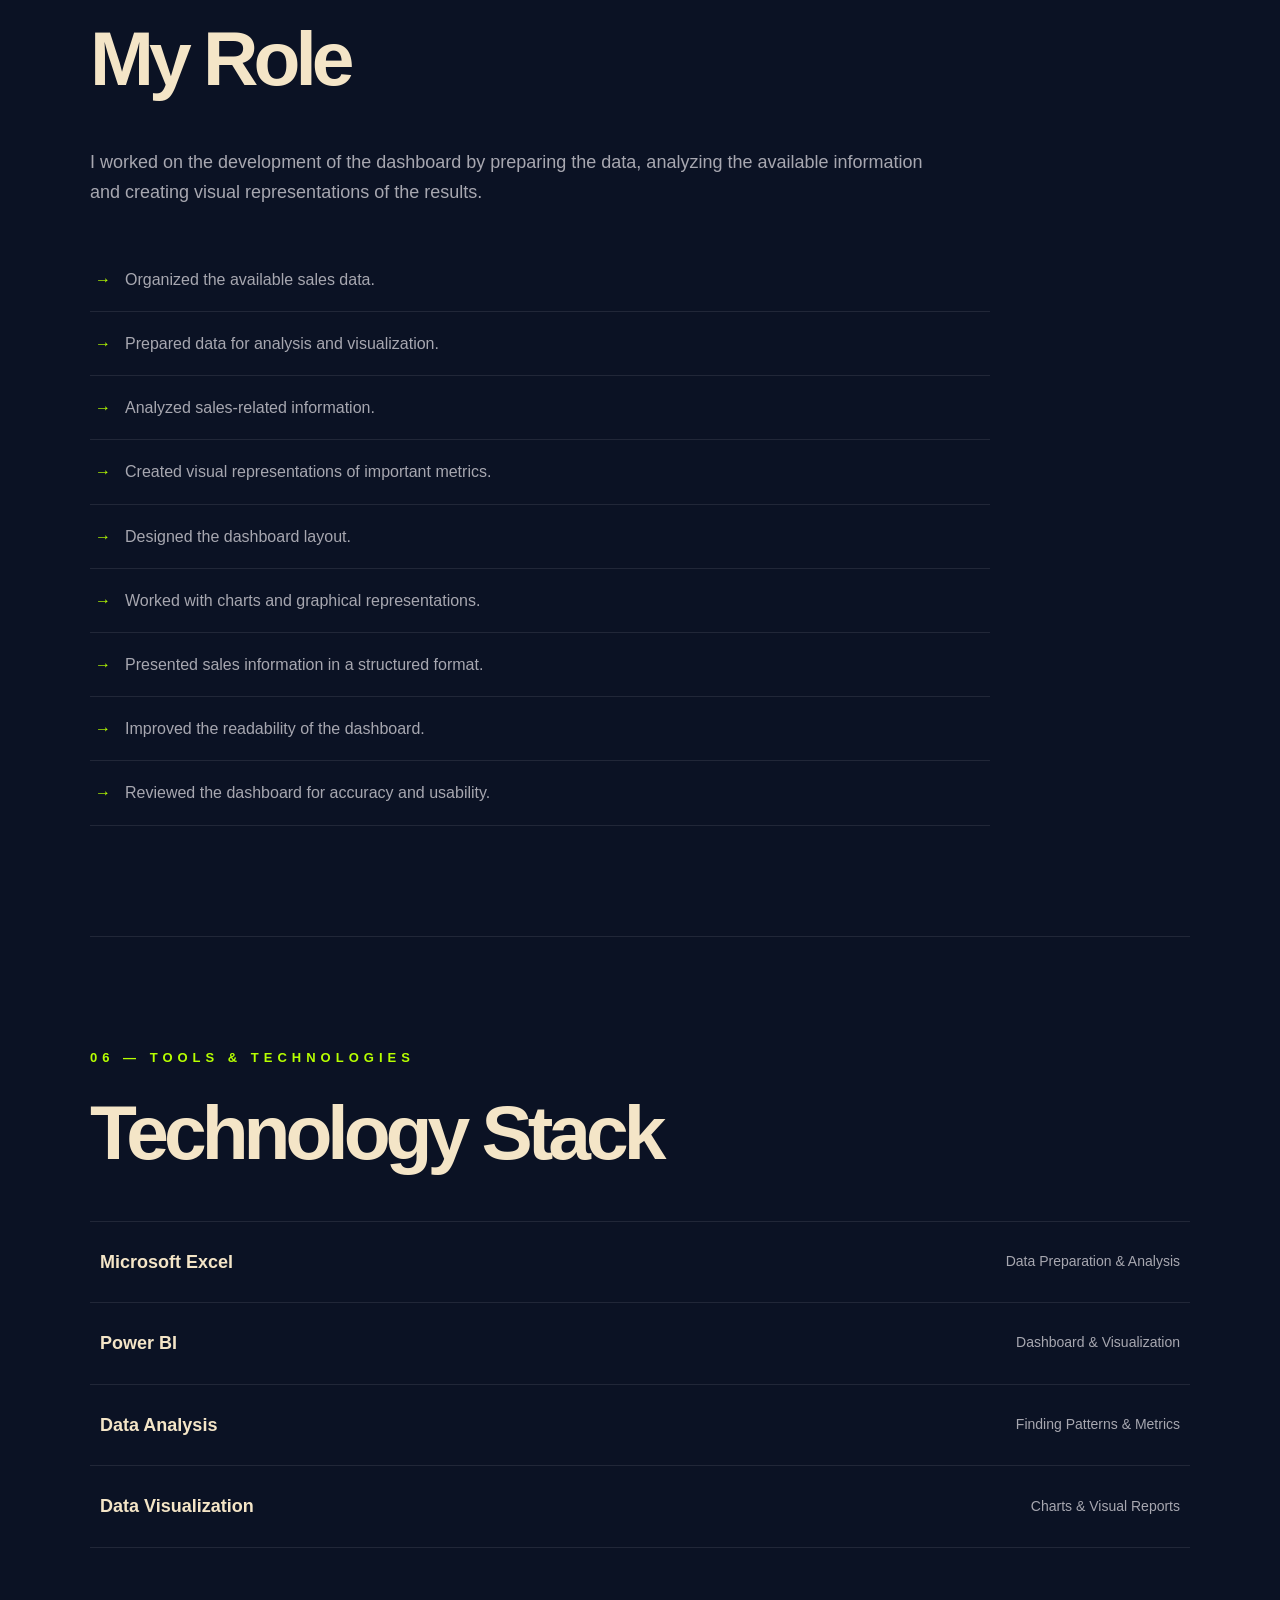
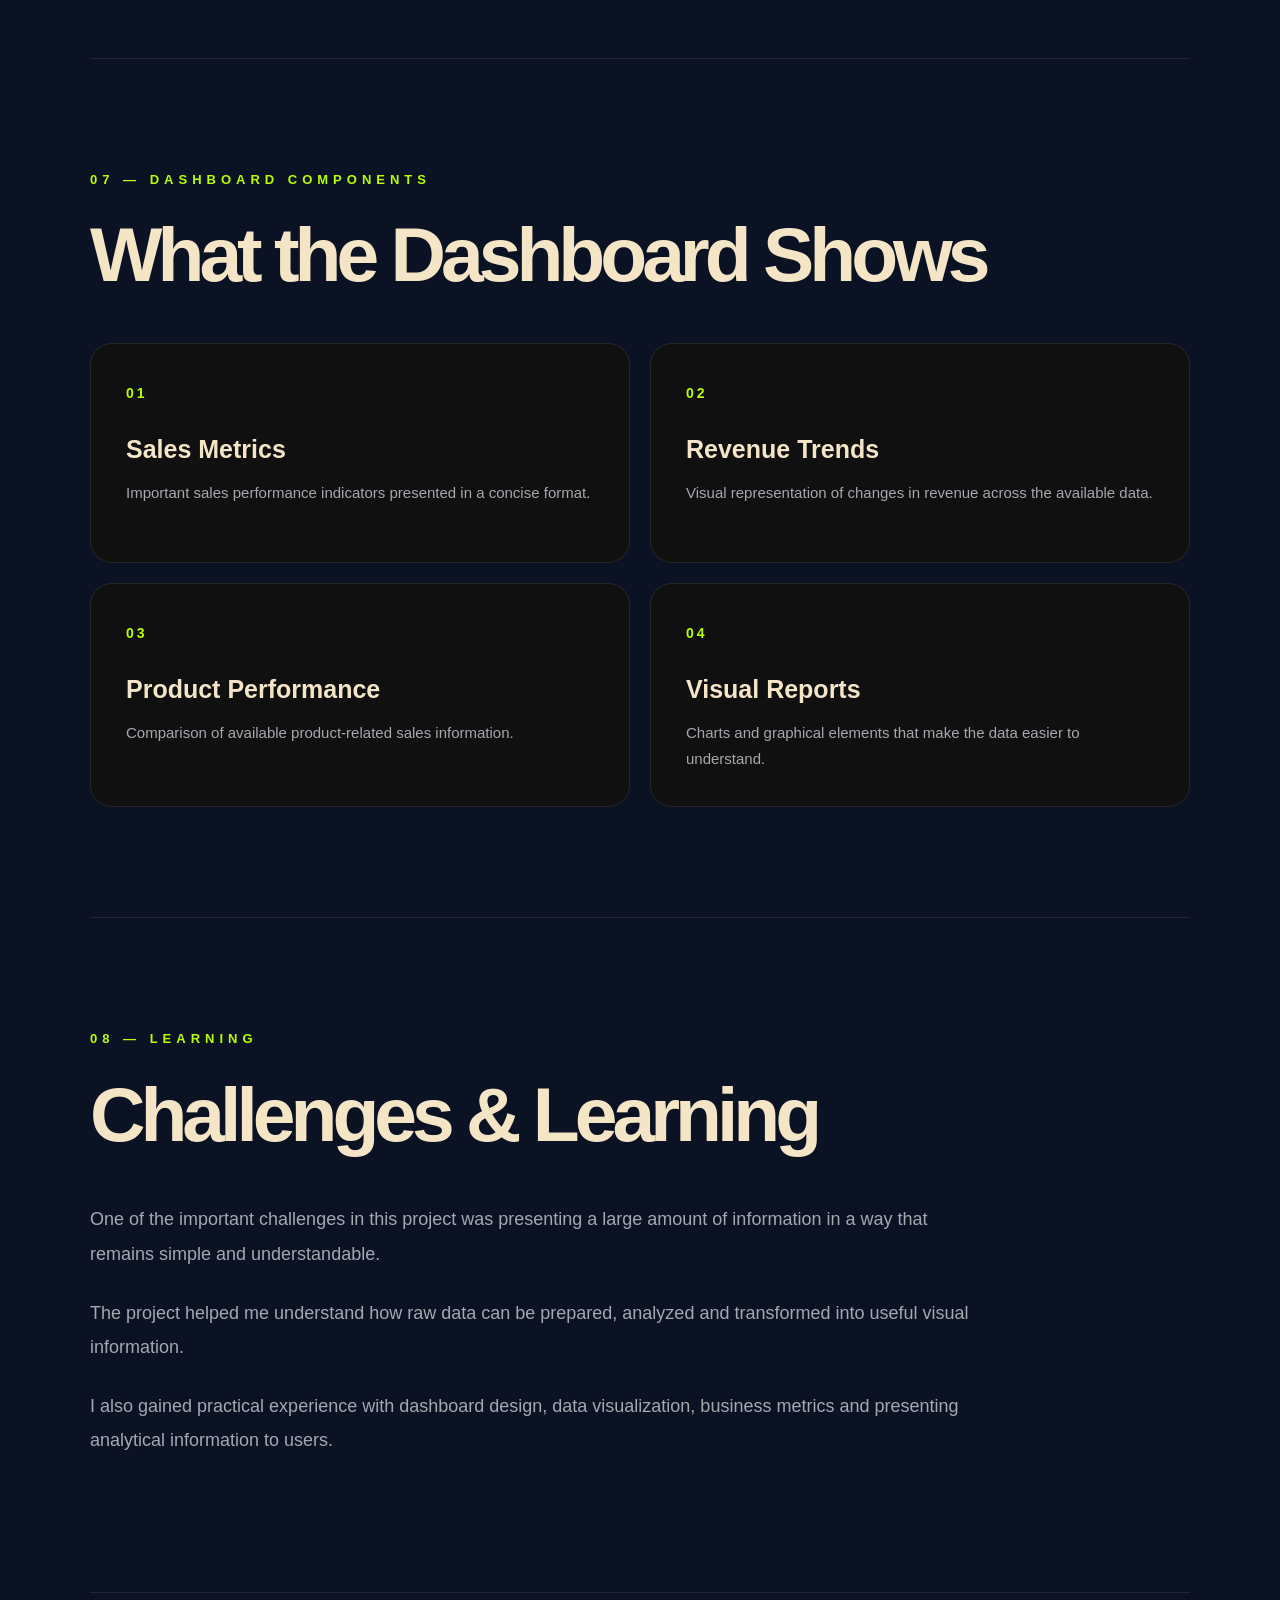
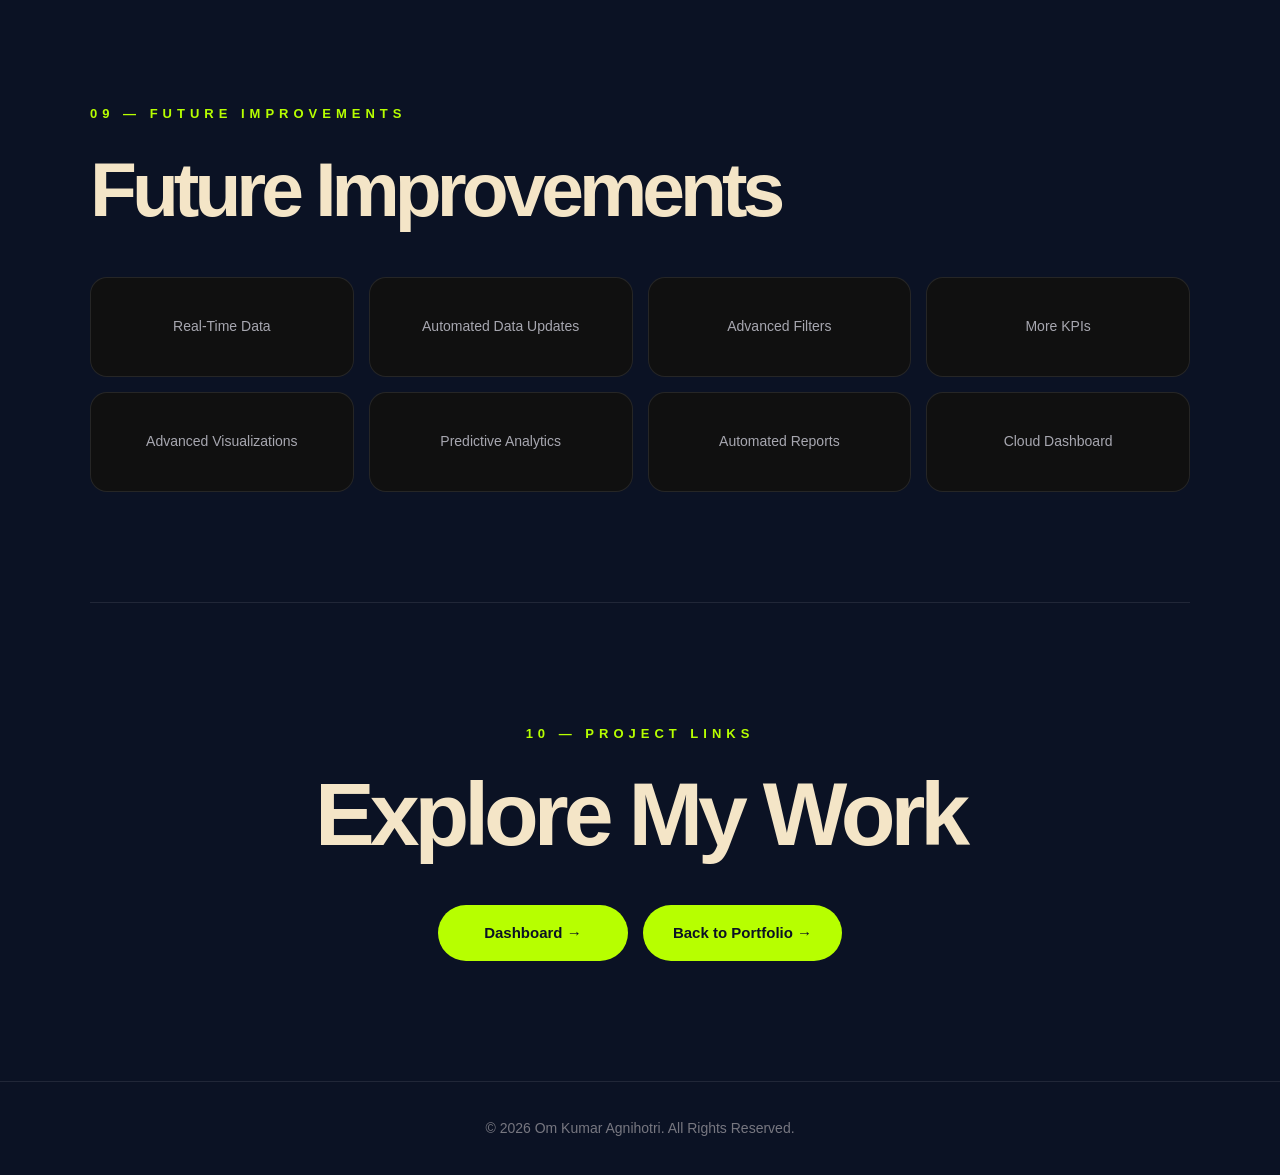
<file: html/salesPerformance.html>
<!DOCTYPE html>
<html lang="en">

<head>
    <meta charset="UTF-8">
    <meta name="viewport" content="width=device-width, initial-scale=1.0">

    <title>Sales Performance Dashboard | Project Details</title>

    <link rel="stylesheet" href="../css/salesPerformance.css">
</head>

<body>

    <!-- ================= HEADER ================= -->

    <header class="dashboard-header">

        <a href="/index.html" class="back-link">
            ← Back to Portfolio
        </a>

        <span class="project-number">03</span>

    </header>


    <!-- ================= HERO ================= -->

    <section class="dashboard-hero">

        <p class="section-label">
            DATA ANALYTICS &amp; BUSINESS INTELLIGENCE
        </p>

        <h1>
            Sales Performance
            <span>Dashboard</span>
        </h1>

        <p class="hero-description">
            An interactive business intelligence dashboard designed
            to transform sales data into clear visual insights and
            provide an easy way to understand sales performance,
            revenue trends and business metrics.
        </p>

        <div class="technology-tags">

            <span>Excel</span>
            <span>Power BI</span>
            <span>Data Analysis</span>
            <span>Data Visualization</span>

        </div>

    </section>


    <!-- ================= OVERVIEW ================= -->

    <section class="dashboard-section">

        <p class="section-label">
            01 — PROJECT OVERVIEW
        </p>

        <h2>
            About the Project
        </h2>

        <div class="large-text">

            <p>
                The Sales Performance Dashboard is a data analytics
                project focused on presenting sales information in
                an interactive and visually understandable format.
            </p>

            <p>
                The dashboard converts structured sales data into
                charts, key performance indicators and visual
                summaries that make it easier to identify patterns
                and understand overall sales performance.
            </p>

            <p>
                The project demonstrates the use of spreadsheet
                analysis and business intelligence tools for
                organizing, analyzing and presenting business data.
            </p>

        </div>

    </section>


    <!-- ================= OBJECTIVE ================= -->

    <section class="dashboard-section">

        <p class="section-label">
            02 — OBJECTIVE
        </p>

        <h2>
            Project Objectives
        </h2>

        <div class="objective-grid">

            <div class="info-card">

                <span>01</span>

                <h3>
                    Understand Sales
                </h3>

                <p>
                    Analyze available sales information and
                    understand overall business performance.
                </p>

            </div>


            <div class="info-card">

                <span>02</span>

                <h3>
                    Visualize Data
                </h3>

                <p>
                    Convert numerical sales information into
                    easy-to-understand visual representations.
                </p>

            </div>


            <div class="info-card">

                <span>03</span>

                <h3>
                    Track Performance
                </h3>

                <p>
                    Present important sales metrics in a
                    centralized dashboard.
                </p>

            </div>


            <div class="info-card">

                <span>04</span>

                <h3>
                    Generate Insights
                </h3>

                <p>
                    Make sales patterns and trends easier to
                    identify through visual analysis.
                </p>

            </div>

        </div>

    </section>


    <!-- ================= KEY FEATURES ================= -->

    <section class="dashboard-section">

        <p class="section-label">
            03 — KEY FEATURES
        </p>

        <h2>
            Dashboard Features
        </h2>

        <div class="feature-list">

            <div class="feature-item">

                <span>01</span>

                <div>

                    <h3>
                        Sales Overview
                    </h3>

                    <p>
                        Provides a centralized view of important
                        sales information and performance metrics.
                    </p>

                </div>

            </div>


            <div class="feature-item">

                <span>02</span>

                <div>

                    <h3>
                        KPI Visualization
                    </h3>

                    <p>
                        Important business metrics can be presented
                        through clear KPI cards and visual indicators.
                    </p>

                </div>

            </div>


            <div class="feature-item">

                <span>03</span>

                <div>

                    <h3>
                        Sales Trends
                    </h3>

                    <p>
                        Visual charts help identify changes and
                        patterns in sales performance over time.
                    </p>

                </div>

            </div>


            <div class="feature-item">

                <span>04</span>

                <div>

                    <h3>
                        Product Analysis
                    </h3>

                    <p>
                        Sales information can be examined to
                        understand product-level performance.
                    </p>

                </div>

            </div>


            <div class="feature-item">

                <span>05</span>

                <div>

                    <h3>
                        Interactive Reporting
                    </h3>

                    <p>
                        Dashboard visualizations make it easier
                        to explore and understand the available data.
                    </p>

                </div>

            </div>


            <div class="feature-item">

                <span>06</span>

                <div>

                    <h3>
                        Business Insights
                    </h3>

                    <p>
                        Visual analysis helps communicate useful
                        information from the underlying sales data.
                    </p>

                </div>

            </div>

        </div>

    </section>


    <!-- ================= DATA WORKFLOW ================= -->

    <section class="dashboard-section">

        <p class="section-label">
            04 — DATA WORKFLOW
        </p>

        <h2>
            How It Works
        </h2>

        <div class="workflow">

            <div class="workflow-step">

                <span>01</span>

                <h3>
                    Raw Data
                </h3>

                <p>
                    Collect and organize the available sales data.
                </p>

            </div>


            <div class="workflow-arrow">
                ↓
            </div>


            <div class="workflow-step">

                <span>02</span>

                <h3>
                    Data Preparation
                </h3>

                <p>
                    Prepare the data so that it can be analyzed
                    and represented effectively.
                </p>

            </div>


            <div class="workflow-arrow">
                ↓
            </div>


            <div class="workflow-step">

                <span>03</span>

                <h3>
                    Data Analysis
                </h3>

                <p>
                    Examine the available information to identify
                    useful patterns and metrics.
                </p>

            </div>



            <div class="workflow-step">

                <span>04</span>

                <h3>
                    Visualization
                </h3>

                <p>
                    Represent the analyzed information using
                    charts, KPIs and dashboard components.
                </p>

            </div>


            <div class="workflow-arrow">
                ↓
            </div>


            <div class="workflow-step">

                <span>05</span>

                <h3>
                    Dashboard
                </h3>

                <p>
                    Present the final analysis through an
                    interactive business dashboard.
                </p>

            </div>

        </div>

    </section>


    <!-- ================= MY CONTRIBUTION ================= -->

    <section class="dashboard-section contribution">

        <p class="section-label">
            05 — MY CONTRIBUTION
        </p>

        <h2>
            My Role
        </h2>

        <p class="role-description">
            I worked on the development of the dashboard by
            preparing the data, analyzing the available information
            and creating visual representations of the results.
        </p>

        <ul>

            <li>
                Organized the available sales data.
            </li>

            <li>
                Prepared data for analysis and visualization.
            </li>

            <li>
                Analyzed sales-related information.
            </li>

            <li>
                Created visual representations of important metrics.
            </li>

            <li>
                Designed the dashboard layout.
            </li>

            <li>
                Worked with charts and graphical representations.
            </li>

            <li>
                Presented sales information in a structured format.
            </li>

            <li>
                Improved the readability of the dashboard.
            </li>

            <li>
                Reviewed the dashboard for accuracy and usability.
            </li>

        </ul>

    </section>


    <!-- ================= TOOLS ================= -->

    <section class="dashboard-section">

        <p class="section-label">
            06 — TOOLS &amp; TECHNOLOGIES
        </p>

        <h2>
            Technology Stack
        </h2>

        <div class="stack-list">

            <div>

                <strong>
                    Microsoft Excel
                </strong>

                <span>
                    Data Preparation &amp; Analysis
                </span>

            </div>


            <div>

                <strong>
                    Power BI
                </strong>

                <span>
                    Dashboard &amp; Visualization
                </span>

            </div>


            <div>

                <strong>
                    Data Analysis
                </strong>

                <span>
                    Finding Patterns &amp; Metrics
                </span>

            </div>


            <div>

                <strong>
                    Data Visualization
                </strong>

                <span>
                    Charts &amp; Visual Reports
                </span>

            </div>

        </div>

    </section>


    <!-- ================= DASHBOARD COMPONENTS ================= -->

    <section class="dashboard-section">

        <p class="section-label">
            07 — DASHBOARD COMPONENTS
        </p>

        <h2>
            What the Dashboard Shows
        </h2>

        <div class="component-grid">

            <div>

                <span>01</span>

                <h3>
                    Sales Metrics
                </h3>

                <p>
                    Important sales performance indicators
                    presented in a concise format.
                </p>

            </div>


            <div>

                <span>02</span>

                <h3>
                    Revenue Trends
                </h3>

                <p>
                    Visual representation of changes in
                    revenue across the available data.
                </p>

            </div>


            <div>

                <span>03</span>

                <h3>
                    Product Performance
                </h3>

                <p>
                    Comparison of available product-related
                    sales information.
                </p>

            </div>


            <div>

                <span>04</span>

                <h3>
                    Visual Reports
                </h3>

                <p>
                    Charts and graphical elements that make
                    the data easier to understand.
                </p>

            </div>

        </div>

    </section>


    <!-- ================= LEARNING ================= -->

    <section class="dashboard-section">

        <p class="section-label">
            08 — LEARNING
        </p>

        <h2>
            Challenges &amp; Learning
        </h2>

        <div class="large-text">

            <p>
                One of the important challenges in this project
                was presenting a large amount of information in
                a way that remains simple and understandable.
            </p>

            <p>
                The project helped me understand how raw data can
                be prepared, analyzed and transformed into useful
                visual information.
            </p>

            <p>
                I also gained practical experience with dashboard
                design, data visualization, business metrics and
                presenting analytical information to users.
            </p>

        </div>

    </section>


    <!-- ================= FUTURE ================= -->

    <section class="dashboard-section">

        <p class="section-label">
            09 — FUTURE IMPROVEMENTS
        </p>

        <h2>
            Future Improvements
        </h2>

        <div class="future-grid">

            <span>
                Real-Time Data
            </span>

            <span>
                Automated Data Updates
            </span>

            <span>
                Advanced Filters
            </span>

            <span>
                More KPIs
            </span>

            <span>
                Advanced Visualizations
            </span>

            <span>
                Predictive Analytics
            </span>

            <span>
                Automated Reports
            </span>

            <span>
                Cloud Dashboard
            </span>

        </div>

    </section>


    <!-- ================= PROJECT LINKS ================= -->

    <section class="project-links">

        <p class="section-label">
            10 — PROJECT LINKS
        </p>

        <h2>
            Explore My Work
        </h2>

        <div class="buttons">

            <a href="#" target="_blank">
                Dashboard →
            </a>

            <a href="/index.html">
                Back to Portfolio →
            </a>

        </div>

    </section>


    <!-- ================= FOOTER ================= -->

    <footer>

        <p>
            © 2026 Om Kumar Agnihotri. All Rights Reserved.
        </p>

    </footer>

</body>

</html>
</file>
<file: css/index.css>
/* =========================================================
   RESET
========================================================= */

* {
    margin: 0;
    padding: 0;
    box-sizing: border-box;
}

html {
    scroll-behavior: smooth;
}

body {
    font-family: Arial, Helvetica, sans-serif;
    background: #0f172a;
    color: wheat;
    line-height: 1.6;
    overflow-x: hidden;
}

a {
    text-decoration: none;
    color: inherit;
}

button,
input,
textarea {
    font-family: inherit;
}

/* =========================================================
   VARIABLES
========================================================= */

:root {
    --bg: #070707;
    --bg-light: #101010;
    --card: #111111;
    --card-hover: #171717;

    --white: #ffffff;
    --gray: #a1a1aa;
    --gray-dark: #71717a;

    --accent: #c8ff00;
    --border: rgba(255, 255, 255, 0.10);

    --max-width: 1250px;
}


/* =========================================================
   NAVBAR
========================================================= */

.navbar {
    position: fixed;
    top: 0;
    left: 0;

    width: 100%;
    height: 78px;

    display: flex;
    align-items: center;
    justify-content: space-between;

    padding: 0 6%;

    background: rgba(7, 7, 7, 0.80);

    backdrop-filter: blur(15px);

    border-bottom: 1px solid rgba(255,255,255,0.06);

    z-index: 1000;
}

.logo {
    display: flex;
    align-items: center;
    text-decoration: none;
}

.logo img {
    width: 120px;
    height: 50px;
    display: block;
    object-fit: contain;
}

.navbar nav {
    display: flex;
    gap: 32px;
}

.nav-link {
    position: relative;

    color: #b8b8b8;

    font-size: 14px;
    font-weight: 500;

    transition: 0.3s;
}

.nav-link:hover,
.nav-link.active {
    color: var(--white);
}

.nav-link.active::after {
    content: "";

    position: absolute;

    left: 0;
    bottom: -8px;

    width: 100%;
    height: 2px;

    background: var(--accent);
}

.menu-btn {
    display: none;

    border: 0;
    background: transparent;

    color: white;

    font-size: 28px;

    cursor: pointer;
}


/* =========================================================
   HERO
========================================================= */

.hero {
    min-height: 100vh;

    max-width: var(--max-width);

    margin: auto;

    padding: 140px 6% 80px;

    display: flex;
    align-items: center;
    justify-content: space-between;

    gap: 70px;
}

.hero-content {
    flex: 1;
}

.small-title {
    color: var(--accent);

    font-size: 13px;
    font-weight: 700;

    letter-spacing: 4px;

    margin-bottom: 15px;
}

.hero h1 {
    font-size: clamp(55px, 8vw, 110px);

    line-height: 0.9;

    letter-spacing: -5px;

    font-weight: 800;
}

.hero h1 span {
    color: transparent;

    -webkit-text-stroke: 1px #ffffff;
}

.hero h2 {
    margin-top: 25px;

    font-size: clamp(22px, 3vw, 40px);

    letter-spacing: 2px;
}

.hero h2 span {
    color: var(--accent);
}

.hero-description {
    max-width: 580px;

    margin-top: 25px;

    color: var(--gray);

    font-size: 17px;
}

.hero-buttons {
    display: flex;

    gap: 15px;

    margin-top: 35px;
}

.btn {
    display: inline-flex;

    align-items: center;
    justify-content: center;

    padding: 14px 25px;

    border-radius: 50px;

    font-size: 14px;
    font-weight: 700;

    transition: 0.3s;

    cursor: pointer;
}

.primary-btn {
    color: #050505;

    background: var(--accent);
}

.primary-btn:hover {
    transform: translateY(-3px);

    box-shadow: 0 12px 30px rgba(200,255,0,0.20);
}

.secondary-btn {
    color: white;

    border: 1px solid rgba(255,255,255,0.20);
}

.secondary-btn:hover {
    border-color: var(--accent);

    color: var(--accent);
}

.social-links {
    display: flex;

    gap: 40px;

    margin-top: 35px;
}

.social-links a {
    width: 65px;
    height: 65px;

    display: flex;

    align-items: center;
    justify-content: center;

    border: 1px solid var(--border);

    border-radius: 50%;

    color: var(--gray);

    font-size: 12px;
    font-weight: 700;

    transition: 0.3s;
}

.social-links img {
    width: 40px;
    height: 40px;
    object-fit: contain;
}

.social-links a:hover {
    color: #000;

    background: var(--accent);

    border-color: var(--accent);

    transform: translateY(-3px);
}


/* =========================================================
   HERO IMAGE
========================================================= */

.hero-image {
    width: 430px;
    height: 500px;

    position: relative;

    display: flex;

    align-items: center;
    justify-content: center;
}

.image-ring {
    width: 370px;
    height: 370px;

    border-radius: 50%;

    padding: 10px;

    border: 1px solid rgba(200,255,0,0.5);

    position: relative;
}

.image-ring::before {
    content: "";

    position: absolute;

    inset: -20px;

    border: 1px dashed rgba(200,255,0,0.25);

    border-radius: 50%;

    animation: rotate 18s linear infinite;
}

.image-ring img {
    width: 100%;
    height: 100%;

    object-fit: cover;

    border-radius: 50%;

    display: block;

    background: #171717;
}

.floating-card {
    position: absolute;

    padding: 10px 18px;

    background: rgba(20,20,20,0.9);

    border: 1px solid rgba(255,255,255,0.12);

    border-radius: 50px;

    font-size: 13px;
    font-weight: 700;

    box-shadow: 0 15px 35px rgba(0,0,0,0.4);
}

.card-one {
    top: 60px;
    left: 5px;

    color: #ff9f00;
}

.card-two {
    bottom: 80px;
    left: 0;

    color: #ff6bff;
}

.card-three {
    top: 120px;
    left: -15px;

    color: var(--accent)\;
}

.card-four {
    top: 60px;
    right: 0px;

    color: wheat;
}

.card-five {
    top: 140px;
    right: -20px;

    color: green;
}

.card-six {
    bottom: 90px;
    right: -20px;

    color: var(--accent);
}

@keyframes rotate {
    from {
        transform: rotate(0);
    }

    to {
        transform: rotate(360deg);
    }
}


/* =========================================================
   SECTION
========================================================= */

.section {
    max-width: var(--max-width);

    margin: auto;

    padding: 120px 6%;
}

.section-heading {
    margin-bottom: 60px;
}

.section-heading p {
    color: var(--accent);

    font-size: 12px;

    font-weight: 700;

    letter-spacing: 4px;

    margin-bottom: 12px;
}

.section-heading h2 {
    max-width: 700px;

    font-size: clamp(38px, 5vw, 65px);

    line-height: 1;

    letter-spacing: -2px;
}

.section-heading h2 span {
    color: var(--accent);
}

/* =========================================================
   EDUCATION
========================================================= */

.education-section {
    border-top: 1px solid var(--border);
}

.education-grid {
    display: grid;
    grid-template-columns: repeat(2, 1fr);
    gap: 18px;
}

.education-card {
    display: flex;
    gap: 24px;
    padding: 30px;
    background: var(--card);
    border: 1px solid var(--border);
    border-radius: 20px;
    transition: 0.3s;
}

.education-card:hover {
    transform: translateY(-6px);
    background: var(--card-hover);
    border-color: rgba(200, 255, 0, 0.35);
}

.education-year {
    min-width: 90px;
    color: var(--accent);
    font-size: 13px;
    font-weight: 700;
}

.education-type {
    color: var(--accent);
    font-size: 12px;
    font-weight: 700;
    letter-spacing: 2px;
    margin-bottom: 8px;

}

.education-card h4 {
    font-size: 15px;
    margin-bottom: 5px;
}

.education-institute,
.education-description {
    color: var(--gray);
    font-size: 14px;
}

.education-description {
    margin-top: 12px;
}

/* =========================================================
   ABOUT
========================================================= */

.about-section {
    border-top: 1px solid var(--border);
}

.about-container {
    display: grid;

    grid-template-columns: 1.4fr 1fr;

    gap: 70px;
}

.about-text p {
    color: var(--gray);

    font-size: 18px;

    margin-bottom: 22px;
}

.about-stats {
    display: grid;

    grid-template-columns: repeat(3, 1fr);

    gap: 15px;
}

.stat-card {
    background: var(--card);

    border: 1px solid var(--border);

    border-radius: 20px;

    padding: 30px 15px;

    text-align: center;

    transition: 0.3s;
}

.stat-card:hover {
    transform: translateY(-7px);

    background: var(--card-hover);

    border-color: rgba(200,255,0,0.35);
}

.stat-card h3 {
    color: var(--accent);

    font-size: 34px;
}

.stat-card p {
    color: var(--gray);

    margin-top: 5px;
}

/* =========================================================
   SKILLS
========================================================= */

.skills-section {
    border-top: 1px solid var(--border);
}

.skills-grid {
    display: grid;

    grid-template-columns: repeat(3, 1fr);

    gap: 18px;
}

.skill-card {
    padding: 30px;

    background: var(--card);

    border: 1px solid var(--border);

    border-radius: 20px;

    transition: 0.35s;
}

.skill-card:hover {
    transform: translateY(-8px);

    background: var(--card-hover);

    border-color: rgba(200,255,0,0.35);
}

.skill-icon {
    width: 52px;
    height: 52px;

    display: flex;

    align-items: center;
    justify-content: center;

    margin-bottom: 25px;

    border-radius: 14px;

    background: rgba(200,255,0,0.08);

    color: var(--accent);

    font-size: 18px;
    font-weight: 800;
}

.skill-card h3 {
    font-size: 21px;

    margin-bottom: 10px;
}

.skill-card p {
    color: var(--gray);

    font-size: 14px;

    min-height: 50px;
}

.skill-bar {
    width: 100%;
    height: 4px;

    margin-top: 25px;

    background: #252525;

    border-radius: 20px;

    overflow: hidden;
}

.skill-bar span {
    display: block;

    height: 100%;

    background: var(--accent);
}


/* =========================================================
   PROJECTS
========================================================= */

.projects-section {
    border-top: 1px solid var(--border);
}

.projects-grid {
    display: grid;

    grid-template-columns: repeat(3, 1fr);

    gap: 20px;
}

.project-card {
    background: var(--card);

    border: 1px solid var(--border);

    border-radius: 22px;

    overflow: hidden;

    transition: 0.35s;
}

.project-card:hover {
    transform: translateY(-8px);

    border-color: rgba(200,255,0,0.35);
}

.project-image {
    height: 190px;

    display: flex;

    align-items: center;
    justify-content: center;

    background:
        radial-gradient(
            circle at center,
            rgba(200,255,0,0.15),
            transparent 65%
        );

    border-bottom: 1px solid var(--border);
}

.project-image span {
    color: var(--accent);

    font-size: 70px;

    font-weight: 800;

    opacity: 0.15;
}

.project-content {
    padding: 28px;
}

.project-category {
    color: var(--accent);

    font-size: 10px;

    font-weight: 700;

    letter-spacing: 2px;

    margin-bottom: 10px;
}

.project-content h3 {
    font-size: 23px;

    margin-bottom: 12px;
}

.project-content p {
    color: var(--gray);

    font-size: 14px;
}

.project-tech {
    display: flex;

    flex-wrap: wrap;

    gap: 7px;

    margin-top: 20px;
}

.project-tech span {
    padding: 6px 10px;

    border: 1px solid var(--border);

    border-radius: 20px;

    color: var(--gray);

    font-size: 11px;
}

.project-link {
    display: inline-block;

    margin-top: 22px;

    color: var(--accent);

    font-size: 13px;

    font-weight: 700;
}


/* =========================================================
   CERTIFICATIONS
========================================================= */

.cert-grid {
    display: grid;

    grid-template-columns: repeat(3, 1fr);

    gap: 18px;
}

.cert-card {
    display: flex;

    gap: 20px;

    padding: 28px;

    background: var(--card);

    border: 1px solid var(--border);

    border-radius: 20px;

    transition: 0.3s;
}

.cert-card:hover {
    transform: translateY(-6px);

    border-color: rgba(200,255,0,0.35);
}

.cert-number {
    color: var(--accent);

    font-size: 22px;

    font-weight: 800;
}

.cert-card h3 {
    font-size: 18px;
}

.cert-card p {
    color: var(--gray);

    font-size: 13px;

    margin: 5px 0 10px;
}

.cert-card span {
    color: var(--gray-dark);

    font-size: 11px;
}


/* =========================================================
   CONTACT
========================================================= */

.contact-section {
    border-top: 1px solid var(--border);
}

.contact-container {
    display: grid;

    grid-template-columns: 1fr 1fr;

    gap: 70px;
}

.contact-info h3 {
    font-size: 35px;

    margin-bottom: 15px;
}

.contact-info > p {
    color: var(--gray);

    max-width: 500px;
}

.contact-item {
    display: flex;

    align-items: center;

    gap: 15px;

    margin-top: 30px;
}

.contact-item > span {
    width: 45px;
    height: 45px;

    display: flex;

    align-items: center;
    justify-content: center;

    border-radius: 50%;

    background: rgba(200,255,0,0.08);

    color: var(--accent);
}

.contact-item small {
    color: var(--gray-dark);
}

.contact-item p {
    font-size: 14px;
}


/* =========================================================
   FORM
========================================================= */

.contact-form {
    display: flex;

    flex-direction: column;

    gap: 15px;
}

.contact-form input,
.contact-form textarea {
    width: 100%;

    padding: 16px 18px;

    background: #111111;

    border: 1px solid var(--border);

    border-radius: 12px;

    outline: none;

    color: white;

    resize: vertical;

    transition: 0.3s;
}

.contact-form input:focus,
.contact-form textarea:focus {
    border-color: var(--accent);

    box-shadow: 0 0 0 3px rgba(200,255,0,0.05);
}

.contact-form .btn {
    border: 0;

    align-self: flex-start;
}


/* =========================================================
   FOOTER
========================================================= */

footer {
    border-top: 1px solid var(--border);

    max-width: var(--max-width);

    margin: auto;

    padding: 35px 6%;

    display: flex;

    align-items: center;
    justify-content: space-between;

    gap: 20px;
}

.footer-logo {
    color: var(--accent);

    font-weight: 800;
}

.footer-logo img {
    width: 120px;
    height: 50px;
    display: block;
    object-fit: contain;
}

footer p {
    color: var(--gray-dark);

    font-size: 12px;
}

.footer-links {
    display: flex;

    gap: 20px;

    font-size: 12px;

    color: var(--gray);
}


/* =========================================================
   SCROLL ANIMATION
========================================================= */

.section,
.hero-content,
.hero-image {
    opacity: 1;

    transform: translateY(0);
}


/* =========================================================
   RESPONSIVE
========================================================= */

@media (max-width: 1000px) {

    .navbar nav {
        gap: 18px;
    }

    .hero {
        gap: 30px;
    }

    .hero-image {
        width: 350px;
    }

    .image-ring {
        width: 300px;
        height: 300px;
    }

    .skills-grid,
    .projects-grid,
    .cert-grid {
        grid-template-columns: repeat(2, 1fr);
    }

}


@media (max-width: 768px) {

    .navbar {
        height: 70px;
    }

    .menu-btn {
        display: block;
    }

    .navbar nav {
        position: absolute;

        top: 70px;
        left: 0;

        width: 100%;

        padding: 25px;

        display: none;

        flex-direction: column;

        gap: 22px;

        background: #090909;

        border-bottom: 1px solid var(--border);
    }

    .navbar nav.open {
        display: flex;
    }

    .hero {
        padding-top: 130px;

        flex-direction: column;

        text-align: center;
    }

    .hero-content {
        width: 100%;
    }

    .hero-description {
        margin-left: auto;
        margin-right: auto;
    }

    .hero-buttons {
        justify-content: center;
    }

    .social-links {
        justify-content: center;
    }

    .hero-image {
        width: 100%;

        height: 400px;
    }

    .about-container,
    .contact-container {
        grid-template-columns: 1fr;
    }

    .skills-grid,
    .projects-grid,
    .cert-grid {
        grid-template-columns: 1fr;
    }

    .about-stats {
        grid-template-columns: repeat(3, 1fr);
    }

    footer {
        flex-direction: column;

        text-align: center;
    }

}


@media (max-width: 480px) {

    .hero h1 {
        font-size: 58px;

        letter-spacing: -3px;
    }

    .hero h2 {
        font-size: 23px;
    }

    .hero-buttons {
        flex-direction: column;
    }

    .hero-buttons .btn {
        width: 100%;
    }

    .about-stats {
        gap: 8px;
    }

    .stat-card {
        padding: 20px 8px;
    }

    .stat-card h3 {
        font-size: 25px;
    }

    .stat-card p {
        font-size: 11px;
    }

    .image-ring {
        width: 260px;
        height: 260px;
    }

    .hero-image {
        height: 330px;
    }

    .floating-card {
        font-size: 11px;

        padding: 8px 13px;
    }

    .skills-grid,
    .projects-grid,
    .cert-grid,
    .education-grid {
        grid-template-columns: 1fr;
    }

    .education-card {
        flex-direction: column;
        gap: 12px;
    }
}
</file>
<file: WebContent/css/index.css>
/* =========================================================
   RESET
========================================================= */

* {
    margin: 0;
    padding: 0;
    box-sizing: border-box;
}

html {
    scroll-behavior: smooth;
}

body {
    font-family: Arial, Helvetica, sans-serif;
    background: #0f172a;
    color: wheat;
    line-height: 1.6;
    overflow-x: hidden;
}

a {
    text-decoration: none;
    color: inherit;
}

button,
input,
textarea {
    font-family: inherit;
}


/* =========================================================
   VARIABLES
========================================================= */

:root {
    --bg: #070707;
    --bg-light: #101010;
    --card: #111111;
    --card-hover: #171717;

    --white: #ffffff;
    --gray: #a1a1aa;
    --gray-dark: #71717a;

    --accent: #c8ff00;
    --border: rgba(255, 255, 255, 0.10);

    --max-width: 1250px;
}


/* =========================================================
   NAVBAR
========================================================= */

.navbar {
    position: fixed;
    top: 0;
    left: 0;

    width: 100%;
    height: 78px;

    display: flex;
    align-items: center;
    justify-content: space-between;

    padding: 0 6%;

    background: rgba(7, 7, 7, 0.80);

    backdrop-filter: blur(15px);

    border-bottom: 1px solid rgba(255,255,255,0.06);

    z-index: 1000;
}

.logo {
    display: flex;
    align-items: center;
    text-decoration: none;
}

.logo img {
    width: 120px;
    height: 50px;
    display: block;
    object-fit: contain;
}

.navbar nav {
    display: flex;
    gap: 32px;
}

.nav-link {
    position: relative;

    color: #b8b8b8;

    font-size: 14px;
    font-weight: 500;

    transition: 0.3s;
}

.nav-link:hover,
.nav-link.active {
    color: var(--white);
}

.nav-link.active::after {
    content: "";

    position: absolute;

    left: 0;
    bottom: -8px;

    width: 100%;
    height: 2px;

    background: var(--accent);
}

.menu-btn {
    display: none;

    border: 0;
    background: transparent;

    color: white;

    font-size: 28px;

    cursor: pointer;
}


/* =========================================================
   HERO
========================================================= */

.hero {
    min-height: 100vh;

    max-width: var(--max-width);

    margin: auto;

    padding: 140px 6% 80px;

    display: flex;
    align-items: center;
    justify-content: space-between;

    gap: 70px;
}

.hero-content {
    flex: 1;
}

.small-title {
    color: var(--accent);

    font-size: 13px;
    font-weight: 700;

    letter-spacing: 4px;

    margin-bottom: 15px;
}

.hero h1 {
    font-size: clamp(55px, 8vw, 110px);

    line-height: 0.9;

    letter-spacing: -5px;

    font-weight: 800;
}

.hero h1 span {
    color: transparent;

    -webkit-text-stroke: 1px #ffffff;
}

.hero h2 {
    margin-top: 25px;

    font-size: clamp(22px, 3vw, 40px);

    letter-spacing: 2px;
}

.hero h2 span {
    color: var(--accent);
}

.hero-description {
    max-width: 580px;

    margin-top: 25px;

    color: var(--gray);

    font-size: 17px;
}

.hero-buttons {
    display: flex;

    gap: 15px;

    margin-top: 35px;
}

.btn {
    display: inline-flex;

    align-items: center;
    justify-content: center;

    padding: 14px 25px;

    border-radius: 50px;

    font-size: 14px;
    font-weight: 700;

    transition: 0.3s;

    cursor: pointer;
}

.primary-btn {
    color: #050505;

    background: var(--accent);
}

.primary-btn:hover {
    transform: translateY(-3px);

    box-shadow: 0 12px 30px rgba(200,255,0,0.20);
}

.secondary-btn {
    color: white;

    border: 1px solid rgba(255,255,255,0.20);
}

.secondary-btn:hover {
    border-color: var(--accent);

    color: var(--accent);
}

.social-links {
    display: flex;

    gap: 40px;

    margin-top: 35px;
}

.social-links a {
    width: 65px;
    height: 65px;

    display: flex;

    align-items: center;
    justify-content: center;

    border: 1px solid var(--border);

    border-radius: 50%;

    color: var(--gray);

    font-size: 12px;
    font-weight: 700;

    transition: 0.3s;
}

.social-links img {
    width: 40px;
    height: 40px;
    object-fit: contain;
}

.social-links a:hover {
    color: #000;

    background: var(--accent);

    border-color: var(--accent);

    transform: translateY(-3px);
}


/* =========================================================
   HERO IMAGE
========================================================= */

.hero-image {
    width: 430px;
    height: 500px;

    position: relative;

    display: flex;

    align-items: center;
    justify-content: center;
}

.image-ring {
    width: 370px;
    height: 370px;

    border-radius: 50%;

    padding: 10px;

    border: 1px solid rgba(200,255,0,0.5);

    position: relative;
}

.image-ring::before {
    content: "";

    position: absolute;

    inset: -20px;

    border: 1px dashed rgba(200,255,0,0.25);

    border-radius: 50%;

    animation: rotate 18s linear infinite;
}

.image-ring img {
    width: 100%;
    height: 100%;

    object-fit: cover;

    border-radius: 50%;

    display: block;

    background: #171717;
}

.floating-card {
    position: absolute;

    padding: 10px 18px;

    background: rgba(20,20,20,0.9);

    border: 1px solid rgba(255,255,255,0.12);

    border-radius: 50px;

    font-size: 13px;
    font-weight: 700;

    box-shadow: 0 15px 35px rgba(0,0,0,0.4);
}

.card-one {
    top: 60px;
    right: 5px;

    color: #ff9f00;
}

.card-two {
    bottom: 80px;
    left: 0;

    color: #ff6bff;
}

.card-three {
    top: 200px;
    right: -15px;

    color: var(--accent);
}

@keyframes rotate {
    from {
        transform: rotate(0);
    }

    to {
        transform: rotate(360deg);
    }
}


/* =========================================================
   SECTION
========================================================= */

.section {
    max-width: var(--max-width);

    margin: auto;

    padding: 120px 6%;
}

.section-heading {
    margin-bottom: 60px;
}

.section-heading p {
    color: var(--accent);

    font-size: 12px;

    font-weight: 700;

    letter-spacing: 4px;

    margin-bottom: 12px;
}

.section-heading h2 {
    max-width: 700px;

    font-size: clamp(38px, 5vw, 65px);

    line-height: 1;

    letter-spacing: -2px;
}

.section-heading h2 span {
    color: var(--accent);
}

/* =========================================================
   EDUCATION
========================================================= */

.education-section {
    border-top: 1px solid var(--border);
}

.education-grid {
    display: grid;
    grid-template-columns: repeat(2, 1fr);
    gap: 18px;
}

.education-card {
    display: flex;
    gap: 24px;
    padding: 30px;
    background: var(--card);
    border: 1px solid var(--border);
    border-radius: 20px;
    transition: 0.3s;
}

.education-card:hover {
    transform: translateY(-6px);
    background: var(--card-hover);
    border-color: rgba(200, 255, 0, 0.35);
}

.education-year {
    min-width: 90px;
    color: var(--accent);
    font-size: 13px;
    font-weight: 700;
}

.education-type {
    color: var(--accent);
    font-size: 12px;
    font-weight: 700;
    letter-spacing: 2px;
    margin-bottom: 8px;

}

.education-card h4 {
    font-size: 15px;
    margin-bottom: 5px;
}

.education-institute,
.education-description {
    color: var(--gray);
    font-size: 14px;
}

.education-description {
    margin-top: 12px;
}

/* =========================================================
   ABOUT
========================================================= */

.about-section {
    border-top: 1px solid var(--border);
}

.about-container {
    display: grid;

    grid-template-columns: 1.4fr 1fr;

    gap: 70px;
}

.about-text p {
    color: var(--gray);

    font-size: 18px;

    margin-bottom: 22px;
}

.about-stats {
    display: grid;

    grid-template-columns: repeat(3, 1fr);

    gap: 15px;
}

.stat-card {
    background: var(--card);

    border: 1px solid var(--border);

    border-radius: 20px;

    padding: 30px 15px;

    text-align: center;

    transition: 0.3s;
}

.stat-card:hover {
    transform: translateY(-7px);

    background: var(--card-hover);

    border-color: rgba(200,255,0,0.35);
}

.stat-card h3 {
    color: var(--accent);

    font-size: 34px;
}

.stat-card p {
    color: var(--gray);

    margin-top: 5px;
}

/* =========================================================
   SKILLS
========================================================= */

.skills-section {
    border-top: 1px solid var(--border);
}

.skills-grid {
    display: grid;

    grid-template-columns: repeat(3, 1fr);

    gap: 18px;
}

.skill-card {
    padding: 30px;

    background: var(--card);

    border: 1px solid var(--border);

    border-radius: 20px;

    transition: 0.35s;
}

.skill-card:hover {
    transform: translateY(-8px);

    background: var(--card-hover);

    border-color: rgba(200,255,0,0.35);
}

.skill-icon {
    width: 52px;
    height: 52px;

    display: flex;

    align-items: center;
    justify-content: center;

    margin-bottom: 25px;

    border-radius: 14px;

    background: rgba(200,255,0,0.08);

    color: var(--accent);

    font-size: 18px;
    font-weight: 800;
}

.skill-card h3 {
    font-size: 21px;

    margin-bottom: 10px;
}

.skill-card p {
    color: var(--gray);

    font-size: 14px;

    min-height: 50px;
}

.skill-bar {
    width: 100%;
    height: 4px;

    margin-top: 25px;

    background: #252525;

    border-radius: 20px;

    overflow: hidden;
}

.skill-bar span {
    display: block;

    height: 100%;

    background: var(--accent);
}


/* =========================================================
   PROJECTS
========================================================= */

.projects-section {
    border-top: 1px solid var(--border);
}

.projects-grid {
    display: grid;

    grid-template-columns: repeat(3, 1fr);

    gap: 20px;
}

.project-card {
    background: var(--card);

    border: 1px solid var(--border);

    border-radius: 22px;

    overflow: hidden;

    transition: 0.35s;
}

.project-card:hover {
    transform: translateY(-8px);

    border-color: rgba(200,255,0,0.35);
}

.project-image {
    height: 190px;

    display: flex;

    align-items: center;
    justify-content: center;

    background:
        radial-gradient(
            circle at center,
            rgba(200,255,0,0.15),
            transparent 65%
        );

    border-bottom: 1px solid var(--border);
}

.project-image span {
    color: var(--accent);

    font-size: 70px;

    font-weight: 800;

    opacity: 0.15;
}

.project-content {
    padding: 28px;
}

.project-category {
    color: var(--accent);

    font-size: 10px;

    font-weight: 700;

    letter-spacing: 2px;

    margin-bottom: 10px;
}

.project-content h3 {
    font-size: 23px;

    margin-bottom: 12px;
}

.project-content p {
    color: var(--gray);

    font-size: 14px;
}

.project-tech {
    display: flex;

    flex-wrap: wrap;

    gap: 7px;

    margin-top: 20px;
}

.project-tech span {
    padding: 6px 10px;

    border: 1px solid var(--border);

    border-radius: 20px;

    color: var(--gray);

    font-size: 11px;
}

.project-link {
    display: inline-block;

    margin-top: 22px;

    color: var(--accent);

    font-size: 13px;

    font-weight: 700;
}


/* =========================================================
   CERTIFICATIONS
========================================================= */

.cert-grid {
    display: grid;

    grid-template-columns: repeat(3, 1fr);

    gap: 18px;
}

.cert-card {
    display: flex;

    gap: 20px;

    padding: 28px;

    background: var(--card);

    border: 1px solid var(--border);

    border-radius: 20px;

    transition: 0.3s;
}

.cert-card:hover {
    transform: translateY(-6px);

    border-color: rgba(200,255,0,0.35);
}

.cert-number {
    color: var(--accent);

    font-size: 22px;

    font-weight: 800;
}

.cert-card h3 {
    font-size: 18px;
}

.cert-card p {
    color: var(--gray);

    font-size: 13px;

    margin: 5px 0 10px;
}

.cert-card span {
    color: var(--gray-dark);

    font-size: 11px;
}


/* =========================================================
   CONTACT
========================================================= */

.contact-section {
    border-top: 1px solid var(--border);
}

.contact-container {
    display: grid;

    grid-template-columns: 1fr 1fr;

    gap: 70px;
}

.contact-info h3 {
    font-size: 35px;

    margin-bottom: 15px;
}

.contact-info > p {
    color: var(--gray);

    max-width: 500px;
}

.contact-item {
    display: flex;

    align-items: center;

    gap: 15px;

    margin-top: 30px;
}

.contact-item > span {
    width: 45px;
    height: 45px;

    display: flex;

    align-items: center;
    justify-content: center;

    border-radius: 50%;

    background: rgba(200,255,0,0.08);

    color: var(--accent);
}

.contact-item small {
    color: var(--gray-dark);
}

.contact-item p {
    font-size: 14px;
}


/* =========================================================
   FORM
========================================================= */

.contact-form {
    display: flex;

    flex-direction: column;

    gap: 15px;
}

.contact-form input,
.contact-form textarea {
    width: 100%;

    padding: 16px 18px;

    background: #111111;

    border: 1px solid var(--border);

    border-radius: 12px;

    outline: none;

    color: white;

    resize: vertical;

    transition: 0.3s;
}

.contact-form input:focus,
.contact-form textarea:focus {
    border-color: var(--accent);

    box-shadow: 0 0 0 3px rgba(200,255,0,0.05);
}

.contact-form .btn {
    border: 0;

    align-self: flex-start;
}


/* =========================================================
   FOOTER
========================================================= */

footer {
    border-top: 1px solid var(--border);

    max-width: var(--max-width);

    margin: auto;

    padding: 35px 6%;

    display: flex;

    align-items: center;
    justify-content: space-between;

    gap: 20px;
}

.footer-logo {
    color: var(--accent);

    font-weight: 800;
}

.footer-logo img {
    width: 120px;
    height: 50px;
    display: block;
    object-fit: contain;
}

footer p {
    color: var(--gray-dark);

    font-size: 12px;
}

.footer-links {
    display: flex;

    gap: 20px;

    font-size: 12px;

    color: var(--gray);
}


/* =========================================================
   SCROLL ANIMATION
========================================================= */

.section,
.hero-content,
.hero-image {
    opacity: 1;

    transform: translateY(0);
}


/* =========================================================
   RESPONSIVE
========================================================= */

@media (max-width: 1000px) {

    .navbar nav {
        gap: 18px;
    }

    .hero {
        gap: 30px;
    }

    .hero-image {
        width: 350px;
    }

    .image-ring {
        width: 300px;
        height: 300px;
    }

    .skills-grid,
    .projects-grid,
    .cert-grid {
        grid-template-columns: repeat(2, 1fr);
    }

}


@media (max-width: 768px) {

    .navbar {
        height: 70px;
    }

    .menu-btn {
        display: block;
    }

    .navbar nav {
        position: absolute;

        top: 70px;
        left: 0;

        width: 100%;

        padding: 25px;

        display: none;

        flex-direction: column;

        gap: 22px;

        background: #090909;

        border-bottom: 1px solid var(--border);
    }

    .navbar nav.open {
        display: flex;
    }

    .hero {
        padding-top: 130px;

        flex-direction: column;

        text-align: center;
    }

    .hero-content {
        width: 100%;
    }

    .hero-description {
        margin-left: auto;
        margin-right: auto;
    }

    .hero-buttons {
        justify-content: center;
    }

    .social-links {
        justify-content: center;
    }

    .hero-image {
        width: 100%;

        height: 400px;
    }

    .about-container,
    .contact-container {
        grid-template-columns: 1fr;
    }

    .skills-grid,
    .projects-grid,
    .cert-grid {
        grid-template-columns: 1fr;
    }

    .about-stats {
        grid-template-columns: repeat(3, 1fr);
    }

    footer {
        flex-direction: column;

        text-align: center;
    }

}


@media (max-width: 480px) {

    .hero h1 {
        font-size: 58px;

        letter-spacing: -3px;
    }

    .hero h2 {
        font-size: 23px;
    }

    .hero-buttons {
        flex-direction: column;
    }

    .hero-buttons .btn {
        width: 100%;
    }

    .about-stats {
        gap: 8px;
    }

    .stat-card {
        padding: 20px 8px;
    }

    .stat-card h3 {
        font-size: 25px;
    }

    .stat-card p {
        font-size: 11px;
    }

    .image-ring {
        width: 260px;
        height: 260px;
    }

    .hero-image {
        height: 330px;
    }

    .floating-card {
        font-size: 11px;

        padding: 8px 13px;
    }

    .skills-grid,
    .projects-grid,
    .cert-grid,
    .education-grid {
        grid-template-columns: 1fr;
    }

    .education-card {
        flex-direction: column;
        gap: 12px;
    }
}
</file>
<file: css/portfolioWebsite.css>
/* =========================================================
   PORTFOLIO WEBSITE — PROJECT DETAILS
   ========================================================= */

* {
    margin: 0;
    padding: 0;
    box-sizing: border-box;
}

:root {
    --bg: #0b1224;
    --card: #111111;
    --card-hover: #151515;

    --cream: #f5e6c8;
    --white: #ffffff;

    --muted: #a5a5ae;
    --muted-dark: #777780;

    --green: #b6ff00;
    --green-light: #d5ff70;

    --border: #292929;
    --border-light: rgba(255,255,255,0.08);
}

html {
    scroll-behavior: smooth;
}

body {
    background: var(--bg);
    color: var(--cream);

    font-family:
        Arial,
        Helvetica,
        sans-serif;

    line-height: 1.7;

    overflow-x: hidden;
}


/* =========================================================
   SELECTION
   ========================================================= */

::selection {
    background: var(--green);
    color: #0b1224;
}


/* =========================================================
   SCROLLBAR
   ========================================================= */

::-webkit-scrollbar {
    width: 8px;
}

::-webkit-scrollbar-track {
    background: var(--bg);
}

::-webkit-scrollbar-thumb {
    background: #303030;
    border-radius: 20px;
}

::-webkit-scrollbar-thumb:hover {
    background: var(--green);
}


/* =========================================================
   HEADER
   ========================================================= */

.details-header {
    width: min(1200px, 90%);
    min-height: 90px;

    margin: auto;

    display: flex;
    align-items: center;
    justify-content: space-between;

    border-bottom: 1px solid var(--border-light);
}

.back-link {
    color: var(--muted);

    text-decoration: none;

    font-size: 15px;
    font-weight: 600;

    transition: 0.3s ease;
}

.back-link:hover {
    color: var(--green);

    transform: translateX(-5px);
}

.project-id {
    color: var(--green);

    font-size: 17px;
    font-weight: 800;

    letter-spacing: 4px;
}


/* =========================================================
   HERO
   ========================================================= */

.details-hero {
    width: min(1200px, 90%);

    margin: auto;

    padding: 130px 0 120px;

    position: relative;
}

.details-hero::before {
    content: "";

    position: absolute;

    width: 500px;
    height: 500px;

    left: 25%;
    top: 30px;

    background: var(--green);

    opacity: 0.055;

    filter: blur(130px);

    border-radius: 50%;

    pointer-events: none;
}

.section-label {
    color: var(--green);

    font-size: 13px;
    font-weight: 800;

    letter-spacing: 5px;

    margin-bottom: 25px;

    position: relative;
}

.details-hero h1 {
    position: relative;

    font-size: clamp(60px, 10vw, 140px);

    line-height: 0.9;

    letter-spacing: -7px;

    margin-bottom: 45px;
}

.details-hero h1 span {
    color: var(--green);
}

.hero-description {
    max-width: 850px;

    color: var(--muted);

    font-size: clamp(18px, 2vw, 24px);

    line-height: 1.8;

    margin-bottom: 45px;
}


/* =========================================================
   TECHNOLOGY TAGS
   ========================================================= */

.technology-tags {
    display: flex;

    flex-wrap: wrap;

    gap: 12px;
}

.technology-tags span {
    padding: 10px 18px;

    border: 1px solid var(--border);

    border-radius: 50px;

    color: var(--muted);

    font-size: 14px;

    background: rgba(255,255,255,0.015);

    transition: 0.3s ease;
}

.technology-tags span:hover {
    color: var(--green);

    border-color: var(--green);

    transform: translateY(-3px);
}


/* =========================================================
   GENERAL SECTION
   ========================================================= */

.details-section {
    width: min(1100px, 90%);

    margin: auto;

    padding: 110px 0;

    border-top: 1px solid var(--border-light);
}

.details-section h2 {
    font-size: clamp(42px, 6vw, 75px);

    line-height: 1;

    letter-spacing: -4px;

    margin-bottom: 45px;
}


/* =========================================================
   LARGE TEXT
   ========================================================= */

.large-text {
    max-width: 900px;
}

.large-text p {
    color: var(--muted);

    font-size: 18px;

    line-height: 1.9;

    margin-bottom: 25px;
}


/* =========================================================
   OBJECTIVE GRID
   ========================================================= */

.objective-grid {
    display: grid;

    grid-template-columns: repeat(2, 1fr);

    gap: 20px;

    margin-top: 55px;
}

.info-card {
    min-height: 250px;

    padding: 35px;

    background: var(--card);

    border: 1px solid var(--border);

    border-radius: 24px;

    position: relative;

    overflow: hidden;

    transition:
        transform 0.4s ease,
        border-color 0.4s ease,
        background 0.4s ease;
}

.info-card::before {
    content: "";

    position: absolute;

    width: 180px;
    height: 180px;

    right: -80px;
    top: -80px;

    background: var(--green);

    opacity: 0;

    filter: blur(80px);

    transition: 0.4s ease;
}

.info-card:hover {
    transform: translateY(-8px);

    border-color: rgba(182,255,0,0.4);

    background: var(--card-hover);
}

.info-card:hover::before {
    opacity: 0.13;
}

.info-card > span {
    color: var(--green);

    font-size: 14px;

    font-weight: 800;

    letter-spacing: 2px;
}

.info-card h3 {
    font-size: 25px;

    margin: 25px 0 12px;
}

.info-card p {
    color: var(--muted);

    font-size: 15px;
}


/* =========================================================
   FEATURES
   ========================================================= */

.feature-list {
    margin-top: 50px;

    border-top: 1px solid var(--border);
}

.feature-item {
    display: grid;

    grid-template-columns: 80px 1fr;

    gap: 25px;

    padding: 35px 10px;

    border-bottom: 1px solid var(--border);

    transition: 0.3s ease;
}

.feature-item:hover {
    padding-left: 20px;

    background: rgba(182,255,0,0.025);
}

.feature-item > span {
    color: var(--green);

    font-size: 14px;

    font-weight: 800;

    letter-spacing: 2px;
}

.feature-item h3 {
    font-size: 25px;

    margin-bottom: 8px;
}

.feature-item p {
    max-width: 750px;

    color: var(--muted);

    font-size: 16px;
}


/* =========================================================
   WEBSITE STRUCTURE
   ========================================================= */

.structure-grid {
    display: grid;

    grid-template-columns: repeat(3, 1fr);

    margin-top: 55px;

    border-top: 1px solid var(--border);
    border-left: 1px solid var(--border);
}

.structure-grid > div {
    padding: 35px;

    min-height: 200px;

    border-right: 1px solid var(--border);
    border-bottom: 1px solid var(--border);

    transition: 0.3s ease;
}

.structure-grid > div:hover {
    background: rgba(182,255,0,0.035);
}

.structure-grid strong {
    color: var(--green);

    font-size: 14px;

    letter-spacing: 2px;
}

.structure-grid h3 {
    font-size: 23px;

    margin: 20px 0 8px;
}

.structure-grid p {
    color: var(--muted);

    font-size: 14px;
}


/* =========================================================
   CONTRIBUTION
   ========================================================= */

.role-description {
    max-width: 800px;

    color: var(--muted);

    font-size: 18px;

    margin-bottom: 35px;
}

.contribution ul {
    list-style: none;

    max-width: 900px;
}

.contribution li {
    color: var(--muted);

    padding: 18px 10px 18px 35px;

    border-bottom: 1px solid var(--border);

    position: relative;

    font-size: 16px;
}

.contribution li::before {
    content: "→";

    position: absolute;

    left: 5px;

    color: var(--green);

    font-weight: 800;
}

.contribution li:hover {
    color: var(--cream);

    padding-left: 42px;

    transition: 0.25s ease;
}


/* =========================================================
   TECHNOLOGY STACK
   ========================================================= */

.stack-list {
    margin-top: 55px;

    border-top: 1px solid var(--border);
}

.stack-list > div {
    display: flex;

    align-items: center;

    justify-content: space-between;

    gap: 30px;

    padding: 25px 10px;

    border-bottom: 1px solid var(--border);

    transition: 0.3s ease;
}

.stack-list > div:hover {
    padding-left: 20px;

    background: rgba(182,255,0,0.025);
}

.stack-list strong {
    font-size: 18px;
}

.stack-list span {
    color: var(--muted);

    font-size: 14px;
}


/* =========================================================
   DEVELOPMENT PROCESS
   ========================================================= */

.process {
    display: grid;

    grid-template-columns: repeat(5, 1fr);

    gap: 15px;

    margin-top: 55px;
}

.process > div {
    min-height: 280px;

    padding: 28px 22px;

    background: var(--card);

    border: 1px solid var(--border);

    border-radius: 20px;

    transition: 0.35s ease;
}

.process > div:hover {
    transform: translateY(-8px);

    border-color: rgba(182,255,0,0.45);
}

.process span {
    color: var(--green);

    font-size: 13px;

    font-weight: 800;

    letter-spacing: 2px;
}

.process h3 {
    font-size: 21px;

    margin: 25px 0 12px;
}

.process p {
    color: var(--muted);

    font-size: 14px;

    line-height: 1.7;
}


/* =========================================================
   FUTURE IMPROVEMENTS
   ========================================================= */

.future-grid {
    display: grid;

    grid-template-columns: repeat(4, 1fr);

    gap: 15px;

    margin-top: 55px;
}

.future-grid span {
    min-height: 90px;

    display: flex;

    align-items: center;
    justify-content: center;

    text-align: center;

    padding: 20px;

    background: var(--card);

    border: 1px solid var(--border);

    border-radius: 15px;

    color: var(--muted);

    font-size: 14px;

    transition: 0.3s ease;
}

.future-grid span:hover {
    color: var(--green);

    border-color: var(--green);

    transform: translateY(-5px);
}


/* =========================================================
   PROJECT LINKS
   ========================================================= */

.project-links {
    width: min(1100px, 90%);

    margin: auto;

    padding: 120px 0;

    text-align: center;

    border-top: 1px solid var(--border-light);
}

.project-links h2 {
    font-size: clamp(45px, 7vw, 85px);

    line-height: 1;

    letter-spacing: -4px;

    margin-bottom: 45px;
}

.buttons {
    display: flex;

    justify-content: center;

    align-items: center;

    flex-wrap: wrap;

    gap: 15px;
}

.buttons a {
    display: inline-flex;

    align-items: center;

    justify-content: center;

    padding: 15px 30px;

    min-width: 180px;

    border-radius: 50px;

    background: var(--green);

    color: #0b1224;

    text-decoration: none;

    font-size: 15px;

    font-weight: 800;

    transition: 0.3s ease;
}

.buttons a:hover {
    background: var(--green-light);

    transform: translateY(-5px);

    box-shadow:
        0 15px 35px rgba(182,255,0,0.12);
}


/* =========================================================
   FOOTER
   ========================================================= */

footer {
    padding: 35px 20px;

    text-align: center;

    border-top: 1px solid var(--border-light);

    color: var(--muted-dark);

    font-size: 14px;
}


/* =========================================================
   TABLET
   ========================================================= */

@media (max-width: 1000px) {

    .process {
        grid-template-columns: repeat(2, 1fr);
    }

    .structure-grid {
        grid-template-columns: repeat(2, 1fr);
    }

    .future-grid {
        grid-template-columns: repeat(2, 1fr);
    }

}


/* =========================================================
   MOBILE
   ========================================================= */

@media (max-width: 700px) {

    .details-header {
        min-height: 75px;
    }

    .details-hero {
        padding: 85px 0 80px;
    }

    .details-hero h1 {
        font-size: 58px;

        letter-spacing: -4px;
    }

    .hero-description {
        font-size: 17px;
    }

    .details-section {
        padding: 80px 0;
    }

    .details-section h2 {
        font-size: 44px;

        letter-spacing: -2px;
    }

    .objective-grid {
        grid-template-columns: 1fr;
    }

    .structure-grid {
        grid-template-columns: 1fr;
    }

    .feature-item {
        grid-template-columns: 45px 1fr;

        gap: 10px;
    }

    .feature-item h3 {
        font-size: 21px;
    }

    .process {
        grid-template-columns: 1fr;
    }

    .process > div {
        min-height: auto;

        padding: 30px;
    }

    .future-grid {
        grid-template-columns: 1fr;
    }

    .stack-list > div {
        flex-direction: column;

        align-items: flex-start;

        gap: 5px;
    }

    .project-links {
        padding: 90px 0;
    }

    .project-links h2 {
        font-size: 48px;
    }

    .buttons {
        flex-direction: column;
    }

    .buttons a {
        width: 100%;
    }

}


/* =========================================================
   SMALL MOBILE
   ========================================================= */

@media (max-width: 400px) {

    .details-hero h1 {
        font-size: 48px;
    }

    .details-section h2 {
        font-size: 37px;
    }

    .section-label {
        font-size: 11px;

        letter-spacing: 3px;
    }

    .technology-tags span {
        font-size: 13px;

        padding: 8px 14px;
    }

}
</file>
<file: css/quickResponse.css>
/* =========================================
   QUICK RESPONSE — PROJECT PAGE
   ========================================= */

* {
    margin: 0;
    padding: 0;
    box-sizing: border-box;
}

:root {
    --bg: #0b1224;
    --card: #111111;
    --card-light: #161616;
    --text: #f5e6c8;
    --text-light: #a7a7b0;
    --accent: #b6ff00;
    --border: #292929;
    --white: #ffffff;
}

html {
    scroll-behavior: smooth;
}

body {
    font-family: Arial, Helvetica, sans-serif;
    background: var(--bg);
    color: var(--text);
    line-height: 1.7;
    overflow-x: hidden;
}


/* =========================================
   HEADER
   ========================================= */

.project-header {
    width: min(1200px, 90%);
    margin: auto;

    min-height: 90px;

    display: flex;
    align-items: center;
    justify-content: space-between;

    border-bottom: 1px solid rgba(255,255,255,0.08);
}

.back-btn {
    color: var(--text-light);
    text-decoration: none;

    font-size: 15px;
    font-weight: 600;

    transition: 0.3s ease;
}

.back-btn:hover {
    color: var(--accent);
    transform: translateX(-4px);
}

.project-number {
    color: var(--accent);

    font-size: 18px;
    font-weight: 700;
    letter-spacing: 3px;
}


/* =========================================
   HERO
   ========================================= */

.project-hero {
    width: min(1200px, 90%);
    margin: auto;

    padding: 110px 0 100px;

    position: relative;
}

.project-hero::before {
    content: "";

    position: absolute;

    width: 400px;
    height: 400px;

    background: var(--accent);

    opacity: 0.06;

    filter: blur(120px);

    border-radius: 50%;

    top: 20px;
    left: 25%;
    
    pointer-events: none;
}

.section-label {
    color: var(--accent);

    font-size: 14px;
    font-weight: 800;

    letter-spacing: 5px;

    margin-bottom: 25px;

    position: relative;
}

.project-hero h1 {
    font-size: clamp(55px, 9vw, 120px);

    line-height: 0.95;

    letter-spacing: -5px;

    margin-bottom: 35px;

    position: relative;
}

.project-hero h1 span {
    color: var(--accent);
}

.project-subtitle {
    max-width: 720px;

    color: var(--text-light);

    font-size: clamp(18px, 2vw, 24px);

    line-height: 1.7;

    margin-bottom: 40px;
}


/* =========================================
   TECHNOLOGY TAGS
   ========================================= */

.tech-tags {
    display: flex;

    flex-wrap: wrap;

    gap: 12px;
}

.tech-tags span {
    border: 1px solid var(--border);

    padding: 9px 18px;

    border-radius: 50px;

    color: var(--text-light);

    font-size: 14px;

    background: rgba(255,255,255,0.02);

    transition: 0.3s ease;
}

.tech-tags span:hover {
    border-color: var(--accent);

    color: var(--accent);

    transform: translateY(-3px);
}


/* =========================================
   GENERAL SECTION
   ========================================= */

.project-section {
    width: min(1100px, 90%);

    margin: auto;

    padding: 100px 0;

    border-top: 1px solid rgba(255,255,255,0.08);
}

.project-section h2 {
    font-size: clamp(38px, 5vw, 65px);

    line-height: 1;

    letter-spacing: -2px;

    margin-bottom: 35px;
}

.project-section > p:not(.section-label) {
    max-width: 850px;

    color: var(--text-light);

    font-size: 17px;

    margin-bottom: 22px;
}


/* =========================================
   FEATURE GRID
   ========================================= */

.feature-grid {
    display: grid;

    grid-template-columns: repeat(3, 1fr);

    gap: 18px;

    margin-top: 50px;
}

.feature-card {
    background: var(--card);

    border: 1px solid var(--border);

    border-radius: 22px;

    padding: 35px 30px;

    min-height: 230px;

    transition:
        transform 0.35s ease,
        border-color 0.35s ease,
        background 0.35s ease;

    position: relative;

    overflow: hidden;
}

.feature-card::before {
    content: "";

    position: absolute;

    width: 150px;
    height: 150px;

    background: var(--accent);

    opacity: 0;

    filter: blur(70px);

    top: -70px;
    right: -70px;

    transition: 0.4s ease;
}

.feature-card:hover {
    transform: translateY(-8px);

    border-color: rgba(182,255,0,0.45);

    background: var(--card-light);
}

.feature-card:hover::before {
    opacity: 0.12;
}

.feature-card span {
    color: var(--accent);

    font-size: 14px;

    font-weight: 700;

    letter-spacing: 2px;
}

.feature-card h3 {
    font-size: 22px;

    margin: 25px 0 12px;
}

.feature-card p {
    color: var(--text-light);

    font-size: 15px;
}


/* =========================================
   CONTRIBUTION / LIST
   ========================================= */

.contribution ul,
.project-section ul {
    list-style: none;

    max-width: 850px;

    margin-top: 30px;
}

.contribution li,
.project-section li {
    color: var(--text-light);

    padding: 14px 0;

    border-bottom: 1px solid rgba(255,255,255,0.08);

    position: relative;

    padding-left: 28px;
}

.contribution li::before,
.project-section li::before {
    content: "→";

    position: absolute;

    left: 0;

    color: var(--accent);

    font-weight: bold;
}


/* =========================================
   TECHNOLOGY LIST
   ========================================= */

.technology-list {
    display: grid;

    grid-template-columns: repeat(2, 1fr);

    border-top: 1px solid var(--border);

    margin-top: 50px;
}

.technology-list div {
    padding: 25px;

    border-bottom: 1px solid var(--border);

    display: flex;

    justify-content: space-between;

    gap: 20px;

    transition: 0.3s ease;
}

.technology-list div:hover {
    background: rgba(182,255,0,0.04);
}

.technology-list strong {
    font-size: 17px;
}

.technology-list span {
    color: var(--text-light);

    font-size: 14px;

    text-align: right;
}


/* =========================================
   WORKFLOW
   ========================================= */

.workflow {
    max-width: 600px;

    margin: 50px auto 0;

    display: flex;

    flex-direction: column;

    align-items: center;

    gap: 15px;
}

.workflow div {
    width: 100%;

    text-align: center;

    padding: 20px;

    background: var(--card);

    border: 1px solid var(--border);

    border-radius: 15px;

    font-weight: 600;

    transition: 0.3s ease;
}

.workflow div:hover {
    border-color: var(--accent);

    color: var(--accent);

    transform: scale(1.02);
}

.workflow span {
    color: var(--accent);

    font-size: 22px;

    font-weight: bold;
}


/* =========================================
   FUTURE IMPROVEMENTS
   ========================================= */

.future-grid {
    display: grid;

    grid-template-columns: repeat(4, 1fr);

    gap: 15px;

    margin-top: 45px;
}

.future-grid span {
    padding: 20px;

    background: var(--card);

    border: 1px solid var(--border);

    border-radius: 15px;

    color: var(--text-light);

    text-align: center;

    transition: 0.3s ease;
}

.future-grid span:hover {
    color: var(--accent);

    border-color: var(--accent);

    transform: translateY(-5px);
}


/* =========================================
   PROJECT LINKS
   ========================================= */

.project-links {
    width: min(1100px, 90%);

    margin: auto;

    padding: 110px 0;

    border-top: 1px solid rgba(255,255,255,0.08);

    text-align: center;
}

.project-links h2 {
    font-size: clamp(35px, 5vw, 60px);

    margin-bottom: 40px;
}

.project-links div {
    display: flex;

    justify-content: center;

    gap: 15px;

    flex-wrap: wrap;
}

.project-links a {
    display: inline-block;

    padding: 14px 28px;

    border-radius: 50px;

    text-decoration: none;

    font-weight: 700;

    color: #0b1224;

    background: var(--accent);

    transition: 0.3s ease;
}

.project-links a:hover {
    transform: translateY(-4px);

    box-shadow: 0 10px 30px rgba(182,255,0,0.15);
}


/* =========================================
   FOOTER
   ========================================= */

footer {
    text-align: center;

    padding: 35px 20px;

    border-top: 1px solid rgba(255,255,255,0.08);

    color: #777;

    font-size: 14px;
}


/* =========================================
   SCROLLBAR
   ========================================= */

::-webkit-scrollbar {
    width: 8px;
}

::-webkit-scrollbar-track {
    background: var(--bg);
}

::-webkit-scrollbar-thumb {
    background: #303030;

    border-radius: 10px;
}

::-webkit-scrollbar-thumb:hover {
    background: var(--accent);
}


/* =========================================
   RESPONSIVE — TABLET
   ========================================= */

@media (max-width: 900px) {

    .feature-grid {
        grid-template-columns: repeat(2, 1fr);
    }

    .future-grid {
        grid-template-columns: repeat(2, 1fr);
    }

    .technology-list {
        grid-template-columns: 1fr;
    }

}


/* =========================================
   RESPONSIVE — MOBILE
   ========================================= */

@media (max-width: 600px) {

    .project-header {
        min-height: 75px;
    }

    .project-hero {
        padding: 80px 0 70px;
    }

    .project-hero h1 {
        font-size: 58px;

        letter-spacing: -3px;
    }

    .project-subtitle {
        font-size: 17px;
    }

    .project-section {
        padding: 75px 0;
    }

    .project-section h2 {
        font-size: 42px;
    }

    .feature-grid {
        grid-template-columns: 1fr;
    }

    .feature-card {
        min-height: auto;
    }

    .future-grid {
        grid-template-columns: 1fr;
    }

    .technology-list div {
        flex-direction: column;

        gap: 7px;
    }

    .technology-list span {
        text-align: left;
    }

    .project-links {
        padding: 80px 0;
    }

    .project-links div {
        flex-direction: column;
    }

    .project-links a {
        width: 100%;
    }

}


/* =========================================
   SMALL MOBILE
   ========================================= */

@media (max-width: 380px) {

    .project-hero h1 {
        font-size: 48px;
    }

    .project-section h2 {
        font-size: 36px;
    }

    .section-label {
        font-size: 12px;

        letter-spacing: 3px;
    }

}
</file>
<file: css/salesPerformance.css>
/* =========================================================
   SALES PERFORMANCE DASHBOARD — PROJECT DETAILS
   ========================================================= */

* {
    margin: 0;
    padding: 0;
    box-sizing: border-box;
}

:root {
    --bg: #0b1224;
    --black: #101010;
    --black-light: #151515;

    --cream: #f4e5c7;
    --white: #ffffff;

    --green: #b7ff00;
    --green-soft: #d4ff70;

    --text: #a7a7b0;
    --text-light: #d0d0d5;

    --border: rgba(255, 255, 255, 0.09);
    --border-green: rgba(183, 255, 0, 0.35);
}


/* =========================================================
   BASIC
   ========================================================= */

html {
    scroll-behavior: smooth;
}

body {
    background: var(--bg);
    color: var(--cream);

    font-family:
        Arial,
        Helvetica,
        sans-serif;

    line-height: 1.7;

    overflow-x: hidden;
}

::selection {
    background: var(--green);
    color: #0b1224;
}


/* =========================================================
   SCROLLBAR
   ========================================================= */

::-webkit-scrollbar {
    width: 8px;
}

::-webkit-scrollbar-track {
    background: var(--bg);
}

::-webkit-scrollbar-thumb {
    background: #303030;
    border-radius: 20px;
}

::-webkit-scrollbar-thumb:hover {
    background: var(--green);
}


/* =========================================================
   HEADER
   ========================================================= */

.dashboard-header {
    width: min(1200px, 90%);
    height: 90px;

    margin: auto;

    display: flex;
    align-items: center;
    justify-content: space-between;

    border-bottom: 1px solid var(--border);
}

.back-link {
    color: var(--text);

    text-decoration: none;

    font-size: 15px;
    font-weight: 600;

    transition: 0.3s ease;
}

.back-link:hover {
    color: var(--green);

    transform: translateX(-5px);
}

.project-number {
    color: var(--green);

    font-size: 15px;
    font-weight: 800;

    letter-spacing: 4px;
}


/* =========================================================
   HERO
   ========================================================= */

.dashboard-hero {
    width: min(1200px, 90%);

    margin: auto;

    padding: 130px 0 120px;

    position: relative;
}

.dashboard-hero::before {
    content: "";

    position: absolute;

    width: 500px;
    height: 500px;

    top: 40px;
    left: 30%;

    background: var(--green);

    opacity: 0.06;

    filter: blur(140px);

    border-radius: 50%;

    pointer-events: none;
}

.section-label {
    position: relative;

    color: var(--green);

    font-size: 13px;
    font-weight: 800;

    letter-spacing: 5px;

    margin-bottom: 25px;
}

.dashboard-hero h1 {
    position: relative;

    max-width: 1100px;

    font-size: clamp(60px, 9vw, 125px);

    line-height: 0.92;

    letter-spacing: -7px;

    margin-bottom: 50px;
}

.dashboard-hero h1 span {
    display: block;

    color: var(--green);
}

.hero-description {
    max-width: 850px;

    color: var(--text);

    font-size: clamp(18px, 2vw, 23px);

    line-height: 1.8;

    margin-bottom: 45px;
}


/* =========================================================
   TECHNOLOGY TAGS
   ========================================================= */

.technology-tags {
    display: flex;

    flex-wrap: wrap;

    gap: 12px;
}

.technology-tags span {
    padding: 10px 19px;

    border: 1px solid var(--border);

    border-radius: 50px;

    color: var(--text);

    font-size: 14px;

    background: rgba(255, 255, 255, 0.015);

    transition: 0.3s ease;
}

.technology-tags span:hover {
    color: var(--green);

    border-color: var(--green);

    transform: translateY(-4px);
}


/* =========================================================
   GENERAL SECTION
   ========================================================= */

.dashboard-section {
    width: min(1100px, 90%);

    margin: auto;

    padding: 110px 0;

    border-top: 1px solid var(--border);
}

.dashboard-section h2 {
    font-size: clamp(45px, 6vw, 78px);

    line-height: 1;

    letter-spacing: -5px;

    margin-bottom: 50px;
}


/* =========================================================
   LARGE TEXT
   ========================================================= */

.large-text {
    max-width: 900px;
}

.large-text p {
    color: var(--text);

    font-size: 18px;

    line-height: 1.9;

    margin-bottom: 25px;
}


/* =========================================================
   OBJECTIVE CARDS
   ========================================================= */

.objective-grid {
    display: grid;

    grid-template-columns: repeat(2, 1fr);

    gap: 20px;

    margin-top: 55px;
}

.info-card {
    min-height: 250px;

    padding: 35px;

    background: var(--black);

    border: 1px solid var(--border);

    border-radius: 25px;

    position: relative;

    overflow: hidden;

    transition:
        transform 0.4s ease,
        border-color 0.4s ease,
        background 0.4s ease;
}

.info-card::before {
    content: "";

    position: absolute;

    width: 180px;
    height: 180px;

    right: -80px;
    top: -80px;

    background: var(--green);

    opacity: 0;

    filter: blur(70px);

    transition: 0.4s ease;
}

.info-card:hover {
    transform: translateY(-8px);

    border-color: var(--border-green);

    background: var(--black-light);
}

.info-card:hover::before {
    opacity: 0.16;
}

.info-card > span {
    color: var(--green);

    font-size: 14px;

    font-weight: 800;

    letter-spacing: 3px;
}

.info-card h3 {
    position: relative;

    font-size: 25px;

    margin: 25px 0 12px;
}

.info-card p {
    position: relative;

    color: var(--text);

    font-size: 15px;
}


/* =========================================================
   FEATURE LIST
   ========================================================= */

.feature-list {
    margin-top: 50px;

    border-top: 1px solid var(--border);
}

.feature-item {
    display: grid;

    grid-template-columns: 70px 1fr;

    gap: 25px;

    padding: 35px 10px;

    border-bottom: 1px solid var(--border);

    transition: 0.3s ease;
}

.feature-item:hover {
    padding-left: 22px;

    background: rgba(183, 255, 0, 0.025);
}

.feature-item > span {
    color: var(--green);

    font-size: 14px;

    font-weight: 800;

    letter-spacing: 2px;
}

.feature-item h3 {
    font-size: 25px;

    margin-bottom: 8px;
}

.feature-item p {
    max-width: 780px;

    color: var(--text);

    font-size: 16px;
}


/* =========================================================
   WORKFLOW
   ========================================================= */

.workflow {
    width: 100%;
    display: grid;

    grid-template-columns: 1fr 50px 1fr 50px 1fr;

    align-items: center;

    gap: 15px;

    margin-top: 55px;
}

.workflow-step {
    min-height: 250px;

    padding: 30px;

    background: var(--black);

    border: 1px solid var(--border);

    border-radius: 22px;

    transition: 0.35s ease;
}

.workflow-step:hover {
    transform: translateY(-7px);

    border-color: var(--border-green);
}

.workflow-step > span {
    color: var(--green);

    font-size: 13px;

    font-weight: 800;

    letter-spacing: 3px;
}

.workflow-step h3 {
    font-size: 22px;

    margin: 25px 0 10px;
}

.workflow-step p {
    color: var(--text);

    font-size: 14px;
}

.workflow-arrow {
    color: var(--green);

    font-size: 30px;

    text-align: center;
}


/* =========================================================
   CONTRIBUTION
   ========================================================= */

.role-description {
    max-width: 850px;

    color: var(--text);

    font-size: 18px;

    margin-bottom: 40px;
}

.contribution ul {
    max-width: 900px;

    list-style: none;
}

.contribution li {
    position: relative;

    padding: 18px 10px 18px 35px;

    border-bottom: 1px solid var(--border);

    color: var(--text);

    font-size: 16px;

    transition: 0.25s ease;
}

.contribution li::before {
    content: "→";

    position: absolute;

    left: 5px;

    color: var(--green);

    font-weight: 800;
}

.contribution li:hover {
    color: var(--cream);

    padding-left: 43px;
}


/* =========================================================
   TECHNOLOGY STACK
   ========================================================= */

.stack-list {
    margin-top: 50px;

    border-top: 1px solid var(--border);
}

.stack-list > div {
    display: flex;

    justify-content: space-between;
    align-items: center;

    gap: 30px;

    padding: 25px 10px;

    border-bottom: 1px solid var(--border);

    transition: 0.3s ease;
}

.stack-list > div:hover {
    padding-left: 22px;

    background: rgba(183, 255, 0, 0.025);
}

.stack-list strong {
    font-size: 18px;
}

.stack-list span {
    color: var(--text);

    font-size: 14px;
}


/* =========================================================
   COMPONENT GRID
   ========================================================= */

.component-grid {
    display: grid;

    grid-template-columns: repeat(2, 1fr);

    gap: 20px;

    margin-top: 50px;
}

.component-grid > div {
    min-height: 220px;

    padding: 35px;

    background: var(--black);

    border: 1px solid var(--border);

    border-radius: 22px;

    transition: 0.35s ease;
}

.component-grid > div:hover {
    transform: translateY(-7px);

    border-color: var(--border-green);
}

.component-grid span {
    color: var(--green);

    font-size: 14px;

    font-weight: 800;

    letter-spacing: 3px;
}

.component-grid h3 {
    font-size: 25px;

    margin: 22px 0 10px;
}

.component-grid p {
    color: var(--text);

    font-size: 15px;
}


/* =========================================================
   FUTURE IMPROVEMENTS
   ========================================================= */

.future-grid {
    display: grid;

    grid-template-columns: repeat(4, 1fr);

    gap: 15px;

    margin-top: 50px;
}

.future-grid span {
    min-height: 100px;

    display: flex;

    align-items: center;
    justify-content: center;

    text-align: center;

    padding: 20px;

    background: var(--black);

    border: 1px solid var(--border);

    border-radius: 17px;

    color: var(--text);

    font-size: 14px;

    transition: 0.3s ease;
}

.future-grid span:hover {
    color: var(--green);

    border-color: var(--green);

    transform: translateY(-5px);
}


/* =========================================================
   PROJECT LINKS
   ========================================================= */

.project-links {
    width: min(1100px, 90%);

    margin: auto;

    padding: 120px 0;

    text-align: center;

    border-top: 1px solid var(--border);
}

.project-links h2 {
    font-size: clamp(48px, 7vw, 90px);

    line-height: 1;

    letter-spacing: -5px;

    margin-bottom: 45px;
}

.buttons {
    display: flex;

    justify-content: center;

    align-items: center;

    flex-wrap: wrap;

    gap: 15px;
}

.buttons a {
    display: inline-flex;

    align-items: center;
    justify-content: center;

    min-width: 190px;

    padding: 15px 30px;

    border-radius: 50px;

    background: var(--green);

    color: #0b1224;

    text-decoration: none;

    font-size: 15px;

    font-weight: 800;

    transition: 0.3s ease;
}

.buttons a:hover {
    background: var(--green-soft);

    transform: translateY(-5px);

    box-shadow:
        0 15px 35px rgba(183, 255, 0, 0.12);
}


/* =========================================================
   FOOTER
   ========================================================= */

footer {
    padding: 35px 20px;

    text-align: center;

    border-top: 1px solid var(--border);

    color: #777780;

    font-size: 14px;
}


/* =========================================================
   TABLET
   ========================================================= */

@media (max-width: 1000px) {

    .workflow {
        grid-template-columns: 1fr 1fr;

        gap: 20px;
    }

    .workflow-arrow {
        display: none;
    }

    .future-grid {
        grid-template-columns: repeat(2, 1fr);
    }
}


/* =========================================================
   MOBILE
   ========================================================= */

@media (max-width: 700px) {

    .dashboard-header {
        height: 75px;
    }

    .dashboard-hero {
        padding: 85px 0 80px;
    }

    .dashboard-hero h1 {
        font-size: 55px;

        letter-spacing: -4px;
    }

    .hero-description {
        font-size: 17px;
    }

    .dashboard-section {
        padding: 80px 0;
    }

    .dashboard-section h2 {
        font-size: 43px;

        letter-spacing: -2px;
    }

    .objective-grid {
        grid-template-columns: 1fr;
    }

    .feature-item {
        grid-template-columns: 45px 1fr;

        gap: 10px;
    }

    .feature-item h3 {
        font-size: 21px;
    }

    .workflow {
        grid-template-columns: 1fr;
    }

    .workflow-step {
        min-height: auto;
    }

    .component-grid {
        grid-template-columns: 1fr;
    }

    .stack-list > div {
        flex-direction: column;

        align-items: flex-start;

        gap: 5px;
    }

    .future-grid {
        grid-template-columns: 1fr;
    }

    .project-links {
        padding: 90px 0;
    }

    .project-links h2 {
        font-size: 48px;
    }

    .buttons {
        flex-direction: column;
    }

    .buttons a {
        width: 100%;
    }
}


/* =========================================================
   SMALL MOBILE
   ========================================================= */

@media (max-width: 400px) {

    .dashboard-hero h1 {
        font-size: 46px;
    }

    .dashboard-section h2 {
        font-size: 36px;
    }

    .section-label {
        font-size: 11px;

        letter-spacing: 3px;
    }

    .technology-tags span {
        padding: 8px 14px;

        font-size: 13px;
    }
}
</file>
